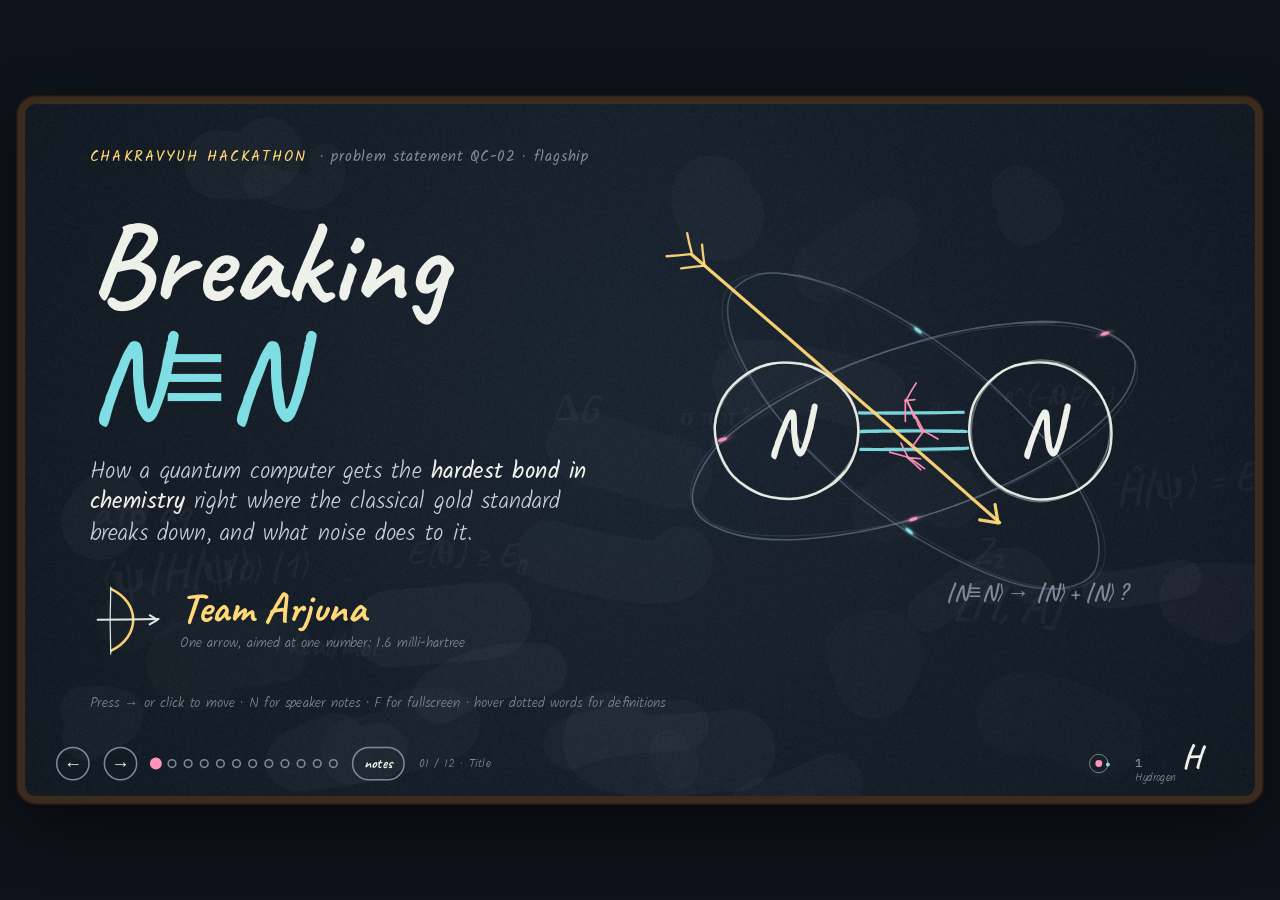
<file: deck/arjuna-deck.html>
<!doctype html>
<html lang="en">
<head>
<meta charset="utf-8">
<meta name="viewport" content="width=device-width, initial-scale=1, viewport-fit=cover">
<title>Breaking N≡N · Team Arjuna</title>
<meta name="claude:viewport-fit-sides" content="cover">
<link rel="preconnect" href="https://fonts.googleapis.com">
<link rel="preconnect" href="https://fonts.gstatic.com" crossorigin>
<link rel="stylesheet" href="https://fonts.googleapis.com/css2?family=Caveat:wght@500;700&family=Kalam:wght@300;400;700&family=IBM+Plex+Mono:wght@400;500&display=swap">
<style>
/* Layout: a 1600x900 physicist's blackboard scaled to fit; every drawing is chalk-sketched in code; slides change through an atom whose electrons burst outward and open the next board. Deliberately single-theme (blackboard). */
:root {
  --board: #17202b;      /* slate blackboard */
  --board-2: #1d2733;    /* raised chalk panels */
  --chalk: #eef1ea;      /* white chalk */
  --dim: #c7cfd8;        /* body chalk */
  --faint: #7d8a99;      /* rubbed-out chalk */
  --cyan: #7fdde4;       /* quantum, our method */
  --pink: #ff93ba;       /* electrons, highlights */
  --yellow: #ffd977;     /* plain-words notes */
  --orange: #ffb067;     /* classical methods */
  --green: #9fe7a4;      /* verified / pass */
  --hand: "Caveat", "Segoe Print", "Bradley Hand", "Chalkboard SE", "Comic Sans MS", cursive;
  --text: "Kalam", "Segoe Print", "Chalkboard SE", "Comic Sans MS", cursive;
  --mono: "IBM Plex Mono", ui-monospace, Menlo, Consolas, monospace;
  color-scheme: dark;
}
html, body { height: 100%; }
body {
  margin: 0; background: #0d131a; color: var(--chalk); font-family: var(--text); overflow: hidden;
  padding-left: max(16px, env(safe-area-inset-left, 0px)); padding-right: max(16px, env(safe-area-inset-right, 0px));
  padding-block: 0; box-sizing: border-box;
}
#viewport { width: 100%; height: 100%; display: grid; place-items: center; }
#stage {
  position: relative; width: 1600px; height: 900px; flex: none; transform-origin: center;
  background: var(--board); border-radius: 14px; overflow: hidden;
  box-shadow: 0 0 0 10px #3b2a1e, 0 0 0 12px #241912, 0 30px 80px rgba(0,0,0,.6);
}
#dust, #fx { position: absolute; inset: 0; width: 1600px; height: 900px; pointer-events: none; }
#fx { z-index: 6; }

.slide {
  position: absolute; inset: 0; box-sizing: border-box; padding: 54px 84px 108px;
  display: flex; flex-direction: column; gap: 18px;
  visibility: hidden; opacity: 0;
  transition: opacity .45s ease, filter .45s ease, transform .5s ease;
}
.slide.on { visibility: visible; opacity: 1; }
.slide.dim { filter: blur(2.5px) brightness(.55); transform: scale(.97); }

.kicker { font-family: var(--text); font-size: 19px; letter-spacing: .14em; text-transform: uppercase; color: var(--yellow); display: flex; gap: 16px; align-items: baseline; }
.kicker b { color: var(--faint); font-weight: 400; letter-spacing: .06em; text-transform: none; }
h1, h2 { font-family: var(--hand); font-weight: 700; margin: 0; line-height: 1; text-wrap: balance; letter-spacing: .005em; }
h2 { font-size: 66px; max-width: 1380px; }
.hl { color: var(--cyan); }
.hp { color: var(--pink); }
.ho { color: var(--orange); }
.hy { color: var(--yellow); }
.hg { color: var(--green); }
.u { background: url("data:image/svg+xml,%3Csvg xmlns='http://www.w3.org/2000/svg' viewBox='0 0 200 12' preserveAspectRatio='none'%3E%3Cpath d='M2 8 C 30 3, 60 11, 95 6 S 160 3, 198 7' fill='none' stroke='%23ff93ba' stroke-width='3' stroke-linecap='round'/%3E%3C/svg%3E") left bottom / 100% 12px no-repeat; padding-bottom: 8px; }
p { margin: 0; }
.txt { font-size: 23px; line-height: 1.45; color: var(--dim); font-weight: 300; }
.txt b, .txt strong { color: var(--chalk); font-weight: 400; }
.sm { font-size: 18px; line-height: 1.4; color: var(--faint); font-weight: 300; }
.mono { font-family: var(--mono); font-size: .82em; color: var(--chalk); }
.row { display: flex; gap: 40px; flex: 1; min-height: 0; }
.col { display: flex; flex-direction: column; gap: 16px; min-width: 0; }

/* note boxes: borders are chalk-sketched by script (data-sk) */
.note { position: relative; padding: 16px 20px 16px; }
.note .lab { font-family: var(--hand); font-size: 30px; font-weight: 700; line-height: 1; display: block; margin-bottom: 6px; }
.plain .lab { color: var(--yellow); }
.deep .lab { color: var(--cyan); }
.deep { font-size: 18.5px; line-height: 1.45; color: var(--dim); font-weight: 300; }
.deep b { color: var(--chalk); font-weight: 400; }
.skb { position: absolute; left: -6px; top: -6px; overflow: visible; pointer-events: none; }

.big { font-family: var(--hand); font-weight: 700; font-size: 74px; line-height: .95; font-variant-numeric: tabular-nums; }
.big small { font-size: 30px; color: var(--faint); margin-left: 6px; font-weight: 500; }
.stat .k { font-size: 18px; color: var(--dim); line-height: 1.35; font-weight: 300; }

svg.d { display: block; overflow: visible; }
svg.d text { font-family: var(--text); fill: var(--dim); }
.ink { fill: none; stroke-linecap: round; stroke-linejoin: round; stroke-dasharray: 1 1; stroke-dashoffset: 1; }
.slide.on .ink { animation: ink .75s cubic-bezier(.45,.05,.3,1) forwards; }
@keyframes ink { to { stroke-dashoffset: 0; } }
.fade { opacity: 0; }
.slide.on .fade { animation: fadeIn .55s ease forwards; }
@keyframes fadeIn { to { opacity: 1; } }
.slide .rv { opacity: 0; transform: translateY(10px); }
.slide.on .rv { animation: rise .6s cubic-bezier(.2,.7,.2,1) forwards; }
@keyframes rise { to { opacity: 1; transform: none; } }
.spin { transform-box: view-box; animation: spin var(--t, 9s) linear infinite; }
@keyframes spin { to { transform: rotate(360deg); } }

/* jargon with a chalk definition on hover/focus */
.term { border-bottom: 2px dotted var(--faint); cursor: help; position: relative; outline: none; }
.term:hover::after, .term:focus::after {
  content: attr(data-def); position: absolute; left: 0; bottom: calc(100% + 10px); z-index: 20;
  width: 360px; padding: 12px 14px; background: #0f161e; border: 2px solid var(--yellow); border-radius: 10px 14px 9px 13px;
  font: 300 17px/1.4 var(--text); color: var(--chalk); text-transform: none; letter-spacing: 0; white-space: normal;
}

/* flow cards */
.cards { position: relative; display: grid; gap: 34px 44px; }
.card { position: relative; padding: 14px 18px 14px; display: flex; flex-direction: column; gap: 5px; }
.card .n { font-family: var(--hand); font-size: 26px; color: var(--pink); line-height: 1; font-weight: 700; }
.card h3 { margin: 0; font-family: var(--hand); font-size: 36px; line-height: 1; font-weight: 700; color: var(--chalk); }
.card .m { font-size: 18px; line-height: 1.35; color: var(--dim); font-weight: 300; }
.card .t { font-family: var(--mono); font-size: 14.5px; color: var(--cyan); }
.card .v { font-family: var(--hand); font-size: 25px; color: var(--yellow); line-height: 1.05; margin-top: auto; }
.overlay { position: absolute; left: 0; top: 0; overflow: visible; pointer-events: none; }

/* stack */
.stack { display: grid; grid-template-columns: 190px 1fr 1fr; gap: 14px 46px; position: relative; flex: 1; }
.stack .lay { font-family: var(--hand); font-size: 30px; font-weight: 700; line-height: 1; color: var(--yellow); display: flex; flex-direction: column; justify-content: center; gap: 4px; }
.stack .lay span { font-family: var(--text); font-size: 14.5px; color: var(--faint); font-weight: 300; line-height: 1.3; }
.stack .box { position: relative; padding: 9px 14px; font-size: 17px; line-height: 1.33; color: var(--dim); font-weight: 300; display: block; align-self: center; }
.stack .box b { color: var(--chalk); font-weight: 400; }
.stack .box .mono { font-size: 13.5px; color: var(--green); display: block; margin-top: 3px; }
.stack .head { font-family: var(--hand); font-size: 32px; font-weight: 700; line-height: 1; display: flex; flex-direction: column; gap: 4px; }

/* chrome */
#chrome { position: absolute; left: 0; right: 0; bottom: 0; height: 84px; display: flex; align-items: center; gap: 18px; padding: 0 40px; z-index: 8; pointer-events: none; }
#chrome > * { pointer-events: auto; }
.nav { width: 44px; height: 44px; border-radius: 50%; border: 2px solid var(--faint); background: transparent; color: var(--chalk); font: 700 24px/1 var(--hand); cursor: pointer; display: grid; place-items: center; transition: border-color .2s, color .2s; }
.nav:hover { border-color: var(--cyan); color: var(--cyan); }
#dots { display: flex; gap: 9px; align-items: center; }
#dots button { width: 12px; height: 12px; padding: 0; border-radius: 50%; border: 2px solid var(--faint); background: transparent; cursor: pointer; transition: transform .25s, background .25s, border-color .25s; }
#dots button[aria-current="true"] { background: var(--pink); border-color: var(--pink); transform: scale(1.3); }
#help { font: 300 16px var(--text); color: var(--faint); }
button:focus-visible, .term:focus-visible { outline: 2px dashed var(--yellow); outline-offset: 4px; }
#tile { margin-left: auto; position: relative; min-width: 190px; padding-right: 8px; height: 70px; display: flex; align-items: center; gap: 12px; }
#tile svg { flex: none; }
#tile .el { display: grid; grid-template-columns: auto auto; column-gap: 8px; align-items: baseline; }
#tile .z { font: 500 15px var(--mono); color: var(--faint); grid-column: 1; }
#tile .sym { font: 700 42px/1 var(--hand); color: var(--chalk); grid-column: 2; grid-row: 1 / 3; }
#tile .nm { font: 300 14px var(--text); color: var(--faint); grid-column: 1; }

#notes {
  position: absolute; left: 40px; right: 40px; bottom: 92px; z-index: 9; padding: 18px 24px 20px;
  background: rgba(13,19,26,.95); border: 2px solid var(--yellow); border-radius: 14px 10px 16px 12px;
  font: 300 21px/1.5 var(--text); color: var(--chalk); max-height: 300px; overflow: auto;
}
#notes h4 { margin: 0 0 6px; font: 700 26px var(--hand); color: var(--yellow); }

@media (prefers-reduced-motion: reduce) {
  .slide, .slide.on .ink, .slide.on .fade, .slide.on .rv { animation: none !important; transition: none !important; }
  .ink { stroke-dashoffset: 0; } .fade, .slide .rv { opacity: 1; transform: none; }
  .spin { animation: none; }
}

html, body { margin: 0; height: 100%; }
#viewport { position: fixed; inset: 0; overflow: hidden; display: block !important; }
#stage { position: absolute !important; left: 50%; top: 50%; transform-origin: center center; }
@media (orientation: portrait) and (max-width: 700px) {
  body::after { content: "Turn your phone sideways for a bigger view"; position: fixed; left: 0; right: 0; bottom: max(24px, env(safe-area-inset-bottom, 0px)); text-align: center; color: #7d8a99; font: 15px system-ui, sans-serif; }
}
</style>
</head>
<body>


<div id="viewport">
<div id="stage" role="region" aria-roledescription="slide deck" aria-label="Breaking N≡N, Team Arjuna">
<canvas id="dust" width="1600" height="900" aria-hidden="true"></canvas>

<!-- 1 · H · TITLE -->
<section class="slide" data-el="1" data-sym="H" data-name="Hydrogen" data-tag="Title">
  <div class="kicker rv" style="animation-delay:.1s">Chakravyuh hackathon <b>· problem statement QC-02 · flagship</b></div>
  <div class="row" style="align-items:center;gap:20px">
    <div class="col" style="width:760px;gap:26px">
      <h1 class="rv" style="font-size:150px;animation-delay:.25s">Breaking <span class="hl">N≡N</span></h1>
      <p class="txt rv" style="font-size:30px;line-height:1.35;animation-delay:.45s">How a quantum computer gets the <b>hardest bond in chemistry</b> right where the classical gold standard breaks down, and what noise does to it.</p>
      <div class="rv" style="animation-delay:.7s;display:flex;align-items:center;gap:22px;margin-top:18px">
        <svg class="d" id="bow" width="96" height="96" viewBox="0 0 96 96"></svg>
        <div><div style="font:700 56px/1 var(--hand);color:var(--yellow)">Team Arjuna</div><div class="sm" style="margin-top:6px">One arrow, aimed at one number: 1.6 milli-hartree</div></div>
      </div>
    </div>
    <svg class="d" id="title-art" width="720" height="600" viewBox="0 0 720 600" aria-label="Sketch of a nitrogen molecule whose triple bond is pierced by an arrow"></svg>
  </div>
  <p class="sm rv" style="animation-delay:1s">Press → or click to move · N for speaker notes · F for fullscreen · hover dotted words for definitions</p>
</section>

<!-- 3 · Li · PROBLEM -->
<section class="slide" data-el="2" data-sym="He" data-name="Helium" data-tag="The problem">
  <div class="kicker rv">Chapter 1 · the problem <b>· why nitrogen</b></div>
  <h2 class="rv" style="animation-delay:.15s">Nitrogen feeds the world, but its <span class="u">triple bond</span> fights back</h2>
  <svg class="d" id="haber" width="1430" height="250" viewBox="0 0 1430 250" aria-label="Flowchart from air to food via ammonia"></svg>
  <div class="row" style="gap:36px">
    <div class="note plain" data-sk="yellow" style="flex:1.15"><span class="lab">In plain words</span>
      <p class="txt" style="font-size:21px">Plants can't use nitrogen until the N≡N bond is broken. Factories do it hot and under pressure, using <b>1–2% of all the energy humanity consumes</b>. An enzyme does it at room temperature. To design catalysts like it, we must <b>calculate bond-breaking energies very precisely</b>.</p></div>
    <div class="note deep" data-sk="cyan" style="flex:1"><span class="lab">Under the hood</span>
      <p>Target: <span class="term" tabindex="0" data-def="The error budget chemists accept: 1 kcal/mol, which is about 1.6 thousandths of a hartree (the atomic unit of energy).">chemical accuracy</span> = 1 kcal/mol ≈ <b>1.6 mHa</b>. Why so strict: reaction rates go as <span class="mono">k ∝ e^(−ΔG/RT)</span>, so at room temperature a 1.4 kcal/mol error is already a <b>10× error in the predicted rate</b>. The N≡N bond takes ≈ 945 kJ/mol to break, one of the strongest in chemistry.</p></div>
    <div class="col" style="width:250px;justify-content:center">
      <div class="stat rv" style="animation-delay:.9s"><div class="big hp">1.6<small>mHa</small></div><div class="k">the accuracy we have to hit, at every bond length</div></div>
    </div>
  </div>
</section>

<!-- 4 · Be · WHY HARD -->
<section class="slide" data-el="3" data-sym="Li" data-name="Lithium" data-tag="Why it's hard">
  <div class="kicker rv">Chapter 1 · the problem <b>· why computers choke</b></div>
  <h2 class="rv" style="animation-delay:.15s">Electrons move as a <span class="hp">crowd</span>, so the work <span class="u">explodes</span></h2>
  <div class="row" style="gap:36px">
    <div class="col" style="width:700px">
      <svg class="d" id="wall" width="700" height="330" viewBox="0 0 700 330" aria-label="Log-scale bar chart of electron arrangements to track"></svg>
      <div class="note plain" data-sk="yellow"><span class="lab">In plain words</span><p class="txt">Every electron reacts to every other one, so you can't solve them one at a time. An exact answer has to track <b>every way the electrons can sit in the orbitals</b>. Add a few orbitals and the count leaves Earth.</p></div>
    </div>
    <div class="col" style="flex:1">
      <svg class="d" id="pies" width="690" height="300" viewBox="0 0 690 300" aria-label="Two pie charts: at rest one arrangement holds 93 percent, stretched only 20 percent"></svg>
      <div class="note deep" data-sk="cyan"><span class="lab">Under the hood</span><p>At rest, the <span class="term" tabindex="0" data-def="Hartree–Fock: the best single arrangement of electrons, each feeling only the average of the others.">Hartree–Fock</span> arrangement carries <b>92.6%</b> of the exact wavefunction. At 2.1 Å it carries <b>19.6%</b> and 24 arrangements each hold over 1%. This is <span class="term" tabindex="0" data-def="When several electron arrangements matter at once, so no single-arrangement method can describe the molecule.">static correlation</span>. Count = C(n, n<sub>α</sub>)·C(n, n<sub>β</sub>) determinants; qubits = 2 × orbitals.</p></div>
    </div>
  </div>
</section>

<!-- 5 · B · GOLD STANDARD -->
<section class="slide" data-el="4" data-sym="Be" data-name="Beryllium" data-tag="The gold standard fails">
  <div class="kicker rv">Chapter 1 · the problem <b>· the evidence</b></div>
  <h2 class="rv" style="animation-delay:.15s">The <span class="ho">"gold standard"</span> drifts off target, then <span class="u">collapses</span></h2>
  <div class="row" style="gap:34px">
    <div class="col" style="width:520px">
      <svg class="d" id="curve" width="520" height="270" viewBox="0 0 520 270" aria-label="Explainer of a bond energy curve"></svg>
      <div class="note plain" data-sk="yellow"><span class="lab">In plain words</span><p class="txt">Pull the two atoms apart and plot the energy: that's the curve above. <b>CCSD(T)</b> is the method chemists trust most. It assumes one arrangement dominates, so as the bond stretches it drifts off target, then <b>falls below the true energy</b>, which no correct method can do.</p></div>
    </div>
    <div class="col" style="flex:1">
      <svg class="d" id="ccerr" width="860" height="440" viewBox="0 0 860 440" aria-label="CCSD(T) error versus bond length on a log scale"></svg>
      <p class="sm">10 electrons in 8 valence orbitals (11 qubits after tapering), N₂/STO-3G, same Hamiltonian for every method; errors against exact diagonalisation. Multireference classical methods also handle this size: the point is where single-reference methods break.</p>
    </div>
  </div>
</section>

<!-- 6 · C · QUANTUM 101 -->
<section class="slide" data-el="5" data-sym="B" data-name="Boron" data-tag="Quantum in 60 seconds">
  <div class="kicker rv">Chapter 2 · the idea <b>· quantum in 60 seconds</b></div>
  <h2 class="rv" style="animation-delay:.15s">A qubit can be <span class="hl">"electron here"</span> and <span class="hl">"not here"</span> at the same time</h2>
  <svg class="d" id="q101" width="1188" height="332" viewBox="0 0 1430 400" style="align-self:center" aria-label="Three panels: bit versus qubit, orbitals as qubits, a blend of arrangements"></svg>
  <div class="row" style="gap:36px">
    <div class="note plain" data-sk="yellow" style="flex:1.1"><span class="lab">In plain words</span><p class="txt" style="font-size:21px">Give every electron slot its own qubit: <b>1 = electron there, 0 = empty</b>. Twelve qubits hold a weighted blend of all 4,096 on/off patterns at once, the same crowd we just met. The chip stores it natively; a laptop has to list it.</p></div>
    <div class="note deep" data-sk="cyan" style="flex:1"><span class="lab">Under the hood</span><p>n qubits carry 2ⁿ complex amplitudes. <span class="term" tabindex="0" data-def="Qubits whose states are linked, so the whole cannot be described one qubit at a time.">Entanglement</span> links slots so the blend can't be split qubit by qubit. Each measurement returns one bitstring with probability |amplitude|²; energies are averages over many repeats (<span class="term" tabindex="0" data-def="One run of the circuit followed by a measurement. Averages need thousands of shots.">shots</span>).</p></div>
  </div>
</section>

<!-- 7 · N · SOLUTION MAP -->
<section class="slide" data-el="6" data-sym="C" data-name="Carbon" data-tag="Our solution">
  <div class="kicker rv">Chapter 3 · our solution <b>· the map</b></div>
  <h2 class="rv" style="animation-delay:.15s">Seven steps from a <span class="hy">molecule</span> to a <span class="hl">trustworthy number</span></h2>
  <div class="cards" id="flow" style="grid-template-columns:repeat(4,1fr);grid-template-rows:1fr 1fr;flex:1">
    <div class="card" data-sk="chalk" style="grid-area:1/1"><span class="n">1</span><h3>Rough sketch</h3><p class="m">Average picture of all electrons</p><span class="t">Hartree–Fock</span><span class="v">matches textbook to 10⁻¹³</span></div>
    <div class="card" data-sk="chalk" style="grid-area:1/2"><span class="n">2</span><h3>Zoom in</h3><p class="m">Keep the 6 orbitals that make and break the bond</p><span class="t">active space CAS(6e,6o)</span><span class="v">12 qubits</span></div>
    <div class="card" data-sk="chalk" style="grid-area:1/3"><span class="n">3</span><h3>Translate</h3><p class="m">Rewrite electron rules as qubit rules</p><span class="t">Jordan–Wigner mapping</span><span class="v">247 Pauli terms</span></div>
    <div class="card" data-sk="chalk" style="grid-area:1/4"><span class="n">4</span><h3>Shrink</h3><p class="m">Delete qubits symmetry already knows</p><span class="t">Z₂ qubit tapering</span><span class="v">12 → 7 qubits</span></div>
    <div class="card" data-sk="cyan" style="grid-area:2/4"><span class="n">5</span><h3>Build &amp; tune</h3><p class="m">Grow the circuit one brick at a time, tune its knobs</p><span class="t">ADAPT-VQE</span><span class="v">1.6 mHa at 12/12 lengths</span></div>
    <div class="card" data-sk="orange" style="grid-area:2/3"><span class="n">6</span><h3>Stress test</h3><p class="m">Add realistic hardware noise and fixes</p><span class="t">noise model · ZNE · PEC</span><span class="v">breaks at today's noise</span></div>
    <div class="card" data-sk="green" style="grid-area:2/2"><span class="n">7</span><h3>Rescue</h3><p class="m">Use the noisy chip as a sampler, solve the rest exactly</p><span class="t">SQD</span><span class="v">24× better than random picks</span></div>
    <div class="card" style="grid-area:2/1;justify-content:center"><p class="txt" style="font-size:21px">Every step is checked against a <b>published or exact number</b> before the next one runs.</p></div>
  </div>
</section>

<!-- 8 · O · ZOOM TRANSLATE SHRINK -->
<section class="slide" data-el="7" data-sym="N" data-name="Nitrogen" data-tag="Zoom, translate, shrink">
  <div class="kicker rv">Chapter 3 · our solution <b>· steps 2 → 4 · element 7 gets nitrogen's own orbitals</b></div>
  <h2 class="rv" style="animation-delay:.15s">Spend qubits only <span class="u">where the action is</span></h2>
  <div class="row" style="gap:28px">
    <svg class="d" id="ladder" width="382" height="400" viewBox="0 0 420 440" aria-label="Orbital energy ladder with the six active orbitals highlighted"></svg>
    <svg class="d" id="jw" width="300" height="400" viewBox="0 0 330 440" aria-label="Jordan–Wigner translation sketch"></svg>
    <svg class="d" id="taper" width="640" height="400" viewBox="0 0 700 440" aria-label="Twelve qubit wires, five removed by symmetry"></svg>
  </div>
  <div class="row" style="gap:30px;flex:none">
    <div class="note plain" data-sk="yellow" style="flex:1"><span class="lab">In plain words</span><p class="txt" style="font-size:20px">Only six orbitals really take part in the bond: keep those, freeze the rest. Translate, then <b>delete five qubits whose values symmetry already fixes</b>. Same answer, half the gates.</p></div>
    <div class="note deep" data-sk="cyan" style="flex:1"><span class="lab">Under the hood</span><p>Active space on a frozen mean-field core (CASCI), the simplest embedding. <span class="mono">a†ₚ = Z₀…Zₚ₋₁ (Xₚ − iYₚ)/2</span>. Five commuting Z₂ symmetries → Clifford rotation → fixed X eigenvalues (Bravyi et al., 2017). CNOTs 1,856 → 888; operator pool 117 → 27.</p></div>
  </div>
</section>

<!-- 9 · F · ADAPT-VQE -->
<section class="slide" data-el="8" data-sym="O" data-name="Oxygen" data-tag="ADAPT-VQE">
  <div class="kicker rv">Chapter 3 · our solution <b>· step 5</b></div>
  <h2 class="rv" style="animation-delay:.15s">ADAPT-VQE: a game of <span class="hp">hot and cold</span>, one brick at a time</h2>
  <div class="row" style="gap:30px">
    <div class="col" style="width:600px">
      <svg class="d" id="loop" width="600" height="340" viewBox="0 0 600 340" aria-label="Flowchart of the ADAPT-VQE loop"></svg>
      <div class="note plain" data-sk="yellow"><span class="lab">In plain words</span><p class="txt" style="font-size:21px">The chip prepares a guess and measures its energy. A normal computer turns the knobs. <b>Lower energy always means a better guess</b>, a law of quantum mechanics. ADAPT adds the one brick that helps most, then repeats.</p></div>
    </div>
    <div class="col" style="flex:1;gap:8px">
      <svg class="d" id="pes" width="800" height="300" viewBox="0 0 800 300" aria-label="Energy curve with ADAPT-VQE points on the exact line"></svg>
      <svg class="d" id="conv" width="800" height="210" viewBox="0 0 800 210" aria-label="ADAPT error shrinking as bricks are added"></svg>
      <p class="sm" style="font-size:16.5px">Variational principle E(θ) ≥ E₀ · bricks chosen by the largest energy gradient ⟨ψ|[H, A<sub>k</sub>]|ψ⟩ from 27 symmetry-allowed excitations · knobs tuned by BFGS with exact gradients · spin penalty keeps the singlet · noiseless simulation (Grimsley et al., 2019)</p>
    </div>
  </div>
</section>

<!-- 10 · Ne · NOISE + SQD -->
<section class="slide" data-el="9" data-sym="F" data-name="Fluorine" data-tag="Noise and rescue">
  <div class="kicker rv">Chapter 3 · our solution <b>· steps 6 and 7</b></div>
  <h2 class="rv" style="animation-delay:.15s"><span class="ho">Plot twist:</span> noise wrecks it. <span class="hg">The rescue:</span> SQD</h2>
  <div class="row" style="gap:44px">
    <div class="col" style="flex:1">
      <p class="txt" style="font-size:21px">Real qubits slip roughly <b>once per 300–1,000 two-qubit gates</b>. Our accurate circuit has 1,048–1,792 of them, so the answer drowns. We tried every standard fix: correcting readout, <span class="term" tabindex="0" data-def="Zero-noise extrapolation: run at 1×, 3× and 5× the noise, then draw the trend back to zero noise.">ZNE</span> and <span class="term" tabindex="0" data-def="Probabilistic error cancellation: undo noise on average by running random corrected circuits. Unbiased, but the number of repeats explodes.">PEC</span>.</p>
      <svg class="d" id="sweep" width="700" height="300" viewBox="0 0 700 300" aria-label="Energy error versus two-qubit gate error"></svg>
      <div class="note deep" data-sk="orange"><p style="font-size:17.5px">At 3 × 10⁻³ gate error: still <b>1.1+ Ha</b> off after readout fix + ZNE. PEC is unbiased but needs <b>10¹³–10¹⁸ shots</b> per term. Amplifying every gate's noise, ZNE reaches 1.6 mHa only below <b>~3 × 10⁻⁵–10⁻⁴</b>: gates <b>30–100× better</b> than today.</p></div>
    </div>
    <div class="col" style="flex:1">
      <p class="txt" style="font-size:21px">So we change the chip's job: it only <b>points at the arrangements that matter</b>, and a normal computer solves exactly inside them. The fair test is a fixed budget: does the chip pick better arrangements than chance?</p>
      <svg class="d" id="sqd" width="700" height="300" viewBox="0 0 700 300" aria-label="SQD error versus number of shots"></svg>
      <div class="note deep" data-sk="green"><p style="font-size:17.5px">11 qubits, 2.1 Å, 192-CNOT circuit at today's noise, 3,000 shots, 10 seeds. Solving exactly in <b>25%</b> of the space: chip-picked arrangements are <b>9 mHa</b> off, random picks <b>227 mHa</b> (24× worse), a simple classical ranking <b>113 mHa</b>. At equilibrium, where one arrangement dominates, the classical ranking wins; the chip helps where the bond is stretched. Without a budget, random bitstrings cover this small space in ~300 shots, so real advantage needs bigger spaces (IBM ran SQD on N₂ with 58 qubits).</p></div>
    </div>
  </div>
</section>

<!-- 11 · Na · STACK -->
<section class="slide" data-el="10" data-sym="Ne" data-name="Neon" data-tag="Tech stack">
  <div class="kicker rv">Chapter 4 · the build <b>· tech stack</b></div>
  <h2 class="rv" style="animation-delay:.15s">Our stack: <span class="hg">verified prototype</span> → <span class="hl">production tools</span></h2>
  <div class="stack" id="stack">
    <div></div>
    <div class="head hg">Prototype · running today <span class="sm" style="font-family:var(--text);font-size:15px">Python + NumPy/SciPy, written and checked by us</span></div>
    <div class="head hl">Production · integrating now <span class="sm" style="font-family:var(--text);font-size:15px">same role, bigger molecules, real hardware</span></div>

    <div class="lay">Chemistry<span>geometry → integrals h, g</span></div>
    <div class="box" data-sk="green"><b>Own Gaussian integrals, Hartree–Fock, CCSD(T), exact solver</b><span class="mono">integrals.py · scf.py · ccsd.py</span></div>
    <div class="box" data-sk="cyan"><b>PySCF</b> for cc-pVDZ basis, CASSCF orbitals, CCSD(T) · <b>block2</b> DMRG as the reference for big active spaces</div>

    <div class="lay">Translate<span>→ Hamiltonian as a sum of Pauli strings</span></div>
    <div class="box" data-sk="green"><b>Jordan–Wigner mapping + Z₂ tapering</b><span class="mono">pauli.py · taper.py</span></div>
    <div class="box" data-sk="cyan"><b>qiskit-nature 0.8</b> JordanWignerMapper + tapered mapper → <b>SparsePauliOp</b></div>

    <div class="lay">Algorithms<span>→ circuit (7 qubits, ~1k CNOTs)</span></div>
    <div class="box" data-sk="green"><b>ADAPT-VQE</b> with exact gradients + BFGS · <b>SQD</b> teaching version<span class="mono">adapt.py · sqd.py</span></div>
    <div class="box" data-sk="cyan"><b>Qiskit 2.x</b> circuits + transpiler · <b>qiskit-addon-sqd</b> (IBM's SQD) · our ADAPT engine kept as the optimiser</div>

    <div class="lay">Run &amp; noise<span>→ measured bitstrings and energies</span></div>
    <div class="box" data-sk="green"><b>Density-matrix noise simulator</b>, readout fix, ZNE, PEC cost model<span class="mono">noise.py</span></div>
    <div class="box" data-sk="cyan"><b>Qiskit Aer</b> with IBM backend noise · <b>qiskit-ibm-runtime</b> Estimator/Sampler, TREX · ZNE · PEC · DD · <b>IBM Heron</b> via Open Plan · <b>mitiq</b> cross-check</div>

    <div class="lay">Show &amp; prove<span>→ energy ± error, on screen</span></div>
    <div class="box" data-sk="green"><b>14 Python + 52 engine checks</b> against published numbers · figures · JSON results<span class="mono">tests/ · results/</span></div>
    <div class="box" data-sk="cyan"><b>pytest</b> in GitHub Actions · <b>Streamlit + Plotly</b> dashboard · <b>Google Colab</b> for compute</div>
  </div>
</section>

<!-- 12 · Mg · PROOF + NEXT -->
<section class="slide" data-el="11" data-sym="Na" data-name="Sodium" data-tag="Proof and next steps">
  <div class="kicker rv">Chapter 4 · the build <b>· proof and what comes next</b></div>
  <h2 class="rv" style="animation-delay:.15s">What we've <span class="hg">proven</span>, and where it <span class="hl">goes next</span></h2>
  <div class="row" style="gap:40px">
    <div class="col" style="width:560px">
      <svg class="d" id="checks" width="560" height="360" viewBox="0 0 560 360" aria-label="Checklist of verified components"></svg>
      <div class="note deep" data-sk="orange"><span class="lab" style="color:var(--orange)">Limits we state up front</span><p>Prototype uses the minimal STO-3G basis, so exact answers are still classical. CNOT counts are upper bounds. No real-hardware run yet. Noise model is idealised (depolarising, all-to-all).</p></div>
    </div>
    <div class="col" style="flex:1">
      <svg class="d" id="road" width="820" height="560" viewBox="0 0 820 560" aria-label="Roadmap from prototype to catalyst design"></svg>
    </div>
  </div>
</section>

<!-- 13 · Al · THANK YOU -->
<section class="slide" data-el="12" data-sym="Mg" data-name="Magnesium" data-tag="Thank you">
  <div class="kicker rv">Team Arjuna <b>· Chakravyuh hackathon</b></div>
  <div class="row" style="align-items:center">
    <div class="col" style="width:720px;gap:22px">
      <h1 class="rv" style="font-size:170px;animation-delay:.2s">Thank you</h1>
      <p class="txt rv" style="font-size:30px;animation-delay:.4s">Questions are welcome. Ask us about <span class="hl">tapering</span>, <span class="hl">ADAPT</span>, <span class="ho">noise</span> or <span class="hg">SQD</span>.</p>
      <div class="rv" style="display:flex;gap:46px;margin-top:20px;animation-delay:.6s">
        <div class="stat"><div class="big hl">7<small>qubits</small></div><div class="k">from 12, exactly</div></div>
        <div class="stat"><div class="big hp">12/12</div><div class="k">bond lengths within 1.6 mHa</div></div>
        <div class="stat"><div class="big hg">24×</div><div class="k">better than random picks, stretched bond, same budget</div></div>
      </div>
    </div>
    <svg class="d" id="end-art" width="640" height="520" viewBox="0 0 640 520" aria-label="The nitrogen molecule split into two atoms"></svg>
  </div>
</section>

<canvas id="fx" width="1600" height="900" aria-hidden="true"></canvas>
<div id="notes" hidden><h4 id="notes-h"></h4><div id="notes-b"></div></div>
<div id="chrome">
  <button class="nav" id="prev" aria-label="Previous slide">←</button>
  <button class="nav" id="next" aria-label="Next slide">→</button>
  <div id="dots" role="tablist" aria-label="Slides"></div>
  <button class="nav" id="nbtn" aria-label="Toggle speaker notes" style="width:auto;padding:0 14px;border-radius:22px;font-size:20px">notes</button>
  <span id="help"></span>
  <div id="tile" aria-live="polite">
    <svg id="bohr" width="70" height="70" viewBox="-35 -35 70 70" aria-hidden="true"></svg>
    <div class="el"><span class="z" id="tz">1</span><span class="sym" id="ts">H</span><span class="nm" id="tn">Hydrogen</span></div>
  </div>
</div>
</div>
</div>

<script>
const DATA = {"pes":[{"r":0.9,"ex":-107.26714085153165,"hf":-107.1871903010402,"ad":-107.26713891449235,"k":20,"cx":896,"cxu":1920,"q":7,"cc":-107.26668860710082,"cct":-107.26668860710082},{"r":1.0,"ex":-107.52046127259567,"hf":-107.41953245168204,"ad":-107.5204612508945,"k":19,"cx":840,"cxu":1712,"q":7,"cc":-107.51948518478025,"cct":-107.51948518478025},{"r":1.098,"ex":-107.62201465586497,"hf":-107.49597503059111,"ad":-107.62201465257962,"k":20,"cx":888,"cxu":1856,"q":7,"cc":-107.62006755526433,"cct":-107.62006755526433},{"r":1.2,"ex":-107.64502412294509,"hf":-107.48778392804566,"ad":-107.6450241229452,"k":21,"cx":1048,"cxu":2032,"q":7,"cc":-107.64135603398044,"cct":-107.64135603398044},{"r":1.35,"ex":-107.6101555625705,"hf":-107.3976320996904,"ad":-107.61015556224703,"k":26,"cx":1320,"cxu":2576,"q":7,"cc":-107.60246161475818,"cct":-107.60246161475818},{"r":1.5,"ex":-107.55103503107689,"hf":-107.27244850120631,"ad":-107.55103503107104,"k":29,"cx":1456,"cxu":2832,"q":7,"cc":-107.5389494829198,"cct":-107.5389494829198},{"r":1.7,"ex":-107.48227278991378,"hf":-107.09901201240648,"ad":-107.48227278991388,"k":33,"cx":1640,"cxu":3088,"q":7,"cc":-107.47554198939329,"cct":-107.47554198939329},{"r":1.9,"ex":-107.44495831923723,"hf":-106.94123081630151,"ad":-107.4449583192372,"k":40,"cx":2112,"cxu":4000,"q":7,"cc":-107.49157657218274,"cct":-107.49157657218274},{"r":2.1,"ex":-107.43354566849071,"hf":-106.80841147580068,"ad":-107.43354565652459,"k":35,"cx":1728,"cxu":3616,"q":7,"cc":-107.56035910503962,"cct":-107.56035910503962},{"r":2.4,"ex":-107.43361524735418,"hf":-106.65660804847585,"ad":-107.43361521087226,"k":37,"cx":1840,"cxu":3968,"q":7,"cc":-107.68139144765875,"cct":-107.68139144765875},{"r":2.7,"ex":-107.4356657995974,"hf":-106.55114586871129,"ad":-107.43566578406438,"k":37,"cx":1752,"cxu":3744,"q":7,"cc":null,"cct":null},{"r":3.0,"ex":-107.4367199559893,"hf":-106.47984262283717,"ad":-107.43671984082832,"k":33,"cx":1672,"cxu":3648,"q":7,"cc":null,"cct":null}],"conv":{"cas66_1.098":[126.03963,89.54961,53.09418,45.68982,36.7061,31.77083,26.93553,23.54147,21.01549,18.50877,15.96887,13.77597,11.81517,9.90364,7.90266,6.20358,5.24181,4.08956,2.88996,1.7538,1.43725,1.12646,0.82087,0.45996,0.44658,0.43409,0.42041,0.40765,0.24749,0.23462,0.22575,0.21831,0.2135,0.20871,0.20037,0.19363,0.18879,0.17995,0.09338,0.07105,0.063,0.0258,0.02026,0.02,0.016,0.01086,0.01006,0.00799,0.00659,0.00647,0.00473,0.00431,0.00015,0.0],"fv108_1.098":[156.72876,120.23875,83.78332,80.90384,70.9465,58.5058,55.218,51.82099,48.35814,45.3489,42.28555,38.1141,34.11072,31.28799,28.3633,25.89429,23.34773,21.61778,19.78466,18.2054,16.54368,15.79541,15.06942,14.58032,13.95064,13.30291,12.65793,11.99441,10.63567,8.78407,8.42863,8.05875,7.71189,7.33338,6.99274,6.66397,6.31528,5.9529,5.14674,4.17425,3.71339,3.27591,3.15396,3.03243,2.81853,2.57842,2.46765,2.35699,2.24178,2.13979,2.13912,2.13842,2.13772,2.137,2.04784,1.99758,1.94914,1.92037,1.91233,1.85054,1.84182,1.77465,1.75918,1.75341,1.7426,1.72868,1.72056,1.63237,1.52735,1.47765,1.46634,1.44816,1.26683,1.24022,1.18957,1.02713,1.02609,0.9938,0.9737,0.96879,0.96679,0.95875,0.9545,0.94989,0.94967,0.92929,0.92492,0.88982,0.88373,0.87469,0.87206,0.86624,0.85548,0.84879,0.84523,0.83841,0.81852,0.78112,0.71577,0.70744,0.69067,0.68417,0.67753,0.66932,0.64199,0.63542,0.63252,0.61911,0.59668,0.59412,0.58023,0.57643,0.56318,0.54592,0.5411,0.54051,0.53882,0.53775,0.53591,0.53568,0.53278],"cas66_1.7":[383.26078,240.68995,98.28354,58.73221,55.03781,46.98173,43.52899,36.43005,33.73774,24.02952,22.83219,16.75827,15.18113,9.30348,8.42318,6.95606,5.80188,3.92672,3.69514,3.43136,3.21242,2.95758,2.85034,2.48709,2.45241,2.37201,2.33101,2.23819,1.99066,1.95986,1.70053,1.5692,1.26603,1.22566,1.12234,0.8254,0.76251,0.68261,0.62798,0.611,0.55915,0.48706,0.46616,0.24706,0.09104,0.04206,0.03842,0.03139,0.00209,0.00047,0.00013,3e-05,1e-05],"fv108_1.7":[409.61913,267.0483,124.64189,85.09056,81.77101,79.66736,76.73833,75.33613,71.8297,64.32462,61.01917,54.32409,52.90802,51.47978,49.93451,48.56325,47.25903,45.84923,42.71566,32.22373,31.50438,30.73583,29.98079,29.17396,27.95031,22.37483,21.89745,21.54481,20.73537,19.34095,18.37231,16.70393,13.96656,5.48941,5.36845,5.24909,5.08446,4.92435,4.85243,4.77143,4.575,4.38848,4.33006,4.26486,4.18245,3.91511,3.90569,3.89633,3.88848,3.88062,3.86935,3.84386,3.82992,3.79922,3.35629,3.19326,3.01081,2.95208,2.89408,2.88367,2.84242,2.79965,2.68677,2.65528,2.59661,2.42959,2.3833,2.2974,2.2808,2.24093,2.18906,2.10839,2.09772,2.08636,2.06274,2.04154,1.99985,1.97764,1.95849,1.93305,1.91613,1.90835,1.81749,1.78665,1.75746,1.74453,1.71957,1.66338,1.65645,1.56874,1.56222,1.55745,1.53283,1.49761,1.44997,1.44526,1.43388,1.40259,1.38156,1.35354,1.3185,1.30483,1.3027,1.29962,1.2907,1.24094,1.20879,1.15873,1.11591,1.10368,1.1001,1.09421,1.09337,1.08839,1.08109,0.99369,0.97215,0.96953,0.95531,0.92818,0.89785],"cas66_2.1":[625.13419,408.88361,192.55939,87.42877,86.71762,83.31911,81.98771,71.53442,70.62576,66.20805,65.51812,62.84713,61.64675,53.21506,52.5652,49.54539,48.69657,42.85108,41.65621,21.48776,20.65929,14.03758,5.51972,5.48675,5.32819,5.31262,5.26305,3.62592,3.58177,3.46952,3.4172,3.33249,3.28499,3.26615,3.17414,1.24821,0.78436,0.55322,0.41588,0.3768,0.26226,0.13299,0.09807,0.07147,0.03461,0.03424,0.02649,0.00659,0.00157,7e-05,5e-05,1e-05],"fv108_2.1":[640.19243,423.94185,207.61763,102.48701,100.32734,98.49736,97.35636,96.16245,95.72973,94.87581,91.32767,79.15978,78.26038,77.29643,74.21271,65.84641,65.11093,64.32022,63.6186,59.21415,58.85815,53.5467,32.94234,31.88682,25.99214,25.65244,24.98224,17.5136,17.23641,16.95458,16.79025,16.62238,10.32834,10.29132,10.24963,10.22252,10.19212,10.14911,9.71047,9.69812,9.67057,8.91774,8.87681,8.54428,8.51058,8.3672,8.02224,8.01671,7.93315,7.64616,7.59311,4.67911,4.10191,3.2594,2.89438,2.54862,2.28339,1.96992,1.88667,1.75954,1.68222,1.59439,1.53001,1.46113,1.41813,1.37256,1.32296,1.27393,1.2664,1.2293,1.21032,1.07862,1.04701,1.04419,1.041,0.97001,0.95826,0.84765,0.65501,0.64903,0.64361,0.64298,0.63366,0.62879,0.62828,0.62783,0.62704,0.62232,0.61617,0.61589,0.57526,0.56097,0.54599,0.53953,0.5392,0.53304,0.52786,0.51478,0.50762,0.4935,0.48663,0.48587,0.48269,0.48236,0.46214,0.44308,0.41994,0.40295,0.39223,0.36963,0.35622,0.34378,0.33541,0.32787,0.31877,0.3168,0.31419,0.31243,0.30822,0.30702,0.30568]},"noise":{"1.098":{"abl":{"raw":2511.0,"rem":2498.33,"rem+zne_lin":2343.47,"rem+zne_rich":2241.5,"rem+zne_exp":2456.8,"pec_mean":1.1},"sweep":[{"r2":1e-06,"rem":3.3871015751145706,"rich":0.45997451404389267,"exp":0.45996360074695986},{"r2":3e-06,"rem":9.230664111527176,"rich":0.46027891201561033,"exp":0.45998620839782234},{"r2":1e-05,"rem":29.57111652936817,"rich":0.4714248976114277,"exp":0.4608335384403972},{"r2":3e-05,"rem":86.73867477720876,"rich":0.751188243285128,"exp":0.48356924145309677},{"r2":0.0001,"rem":276.22233626485126,"rich":9.22130975847324,"exp":1.3439703893425303},{"r2":0.0003,"rem":737.3427596249229,"rich":136.38020888690505,"exp":24.30157537236255},{"r2":0.001,"rem":1718.3254480510614,"rich":1072.0572451977262,"exp":556.0885862296487},{"r2":0.003,"rem":2537.241568606277,"rich":2296.0246899297517,"exp":1810.4233389915266}],"cx":944,"g":2309.731520211559,"shots":4614739135687.755},"2.1":{"abl":{"raw":1305.75,"rem":1305.61,"rem+zne_lin":1304.3,"rem+zne_rich":1303.34,"rem+zne_exp":1305.38,"pec_mean":0.52},"sweep":[{"r2":1e-06,"rem":3.431319624027651,"rich":0.7843950432686597,"exp":0.784362893611501},{"r2":3e-06,"rem":8.707738366737772,"rich":0.7852628139914941,"exp":0.7844044716875942},{"r2":1e-05,"rem":26.99288681655787,"rich":0.8165279749761112,"exp":0.7859598559321057},{"r2":3e-05,"rem":77.70790449198728,"rich":1.5660256684810747,"exp":0.8274549093556516},{"r2":0.0001,"rem":238.64937893458205,"rich":21.099365973825,"exp":2.3618392212227945},{"r2":0.0003,"rem":583.965461101883,"rich":224.3334297619981,"exp":39.464128532941345},{"r2":0.001,"rem":1095.9116110326192,"rich":931.8691756659945,"exp":550.6997176703692},{"r2":0.003,"rem":1289.889057451802,"rich":1274.0987112974267,"exp":1142.7199094245138}],"cx":1616,"g":496933.65259464126,"shots":1.257906100633159e+17}},"sqd":[{"k":4,"cx":192,"shots":100,"dim":1024,"frac_good":0.53,"err_mHa":13.721,"vqe_noisy_err_mHa":1340.786,"vqe_ideal_err_mHa":100.327},{"k":4,"cx":192,"shots":300,"dim":1521,"frac_good":0.56,"err_mHa":12.759,"vqe_noisy_err_mHa":1340.786,"vqe_ideal_err_mHa":100.327},{"k":4,"cx":192,"shots":1000,"dim":2704,"frac_good":0.551,"err_mHa":0.491,"vqe_noisy_err_mHa":1340.786,"vqe_ideal_err_mHa":100.327},{"k":4,"cx":192,"shots":3000,"dim":2916,"frac_good":0.578,"err_mHa":0.302,"vqe_noisy_err_mHa":1340.786,"vqe_ideal_err_mHa":100.327},{"k":4,"cx":192,"shots":10000,"dim":3136,"frac_good":0.576,"err_mHa":-0.0,"vqe_noisy_err_mHa":1340.786,"vqe_ideal_err_mHa":100.327},{"k":8,"cx":512,"shots":100,"dim":1764,"frac_good":0.34,"err_mHa":49.522,"vqe_noisy_err_mHa":2532.362,"vqe_ideal_err_mHa":95.73},{"k":8,"cx":512,"shots":300,"dim":2704,"frac_good":0.37,"err_mHa":0.333,"vqe_noisy_err_mHa":2532.362,"vqe_ideal_err_mHa":95.73},{"k":8,"cx":512,"shots":1000,"dim":3136,"frac_good":0.348,"err_mHa":-0.0,"vqe_noisy_err_mHa":2532.362,"vqe_ideal_err_mHa":95.73},{"k":8,"cx":512,"shots":3000,"dim":3136,"frac_good":0.356,"err_mHa":-0.0,"vqe_noisy_err_mHa":2532.362,"vqe_ideal_err_mHa":95.73},{"k":8,"cx":512,"shots":10000,"dim":3136,"frac_good":0.357,"err_mHa":0.0,"vqe_noisy_err_mHa":2532.362,"vqe_ideal_err_mHa":95.73}],"ft":{"1.098":{"logical_qubits":7,"cx":944,"rz":156,"budget_mHa":0.4959651857243217,"zne_err_at_1e-5_mHa":2.902872105636334,"r2_logical_target":1.7085326796221428e-06,"code_distance":9,"physical_qubits_data":1134,"t_gates":9048},"2.1":{"logical_qubits":7,"cx":1616,"rz":236,"budget_mHa":1.080391289566228,"zne_err_at_1e-5_mHa":2.4823650917795703,"r2_logical_target":4.352265882017023e-06,"code_distance":9,"physical_qubits_data":1134,"t_gates":12744}},"fv":[{"r":0.9,"ex":-107.29271237920953,"cct":-107.29205326535333},{"r":1.0,"ex":-107.5489665039805,"cct":-107.54774849256684},{"r":1.098,"ex":-107.65270379362578,"cct":-107.65052647981182},{"r":1.2,"ex":-107.67708539161261,"cct":-107.67329405413983},{"r":1.35,"ex":-107.6423742613981,"cct":-107.63498572237107},{"r":1.5,"ex":-107.58148277021981,"cct":-107.57067711136017},{"r":1.7,"ex":-107.50863113911353,"cct":-107.50783154651407},{"r":1.9,"ex":-107.46605820392936,"cct":-107.52974269215595},{"r":2.1,"ex":-107.44860390741874,"cct":-107.59266086202057},{"r":2.4,"ex":-107.4412958271341,"cct":null},{"r":2.7,"ex":-107.43931166632525,"cct":null},{"r":3.0,"ex":-107.43848948006362,"cct":-107.71894920237487}],"capped":[{"K":8,"frac":0.02040816326530612,"chip":98.43590202545727,"rnd":538.3191819350799,"cls":213.28004250013066},{"K":12,"frac":0.04591836734693878,"chip":20.904292002086322,"rnd":418.3970893803348,"cls":208.07559698565115},{"K":16,"frac":0.08163265306122448,"chip":19.18494484402089,"rnd":391.2465418937998,"cls":190.01686296320486},{"K":20,"frac":0.12755102040816327,"chip":14.955100811135935,"rnd":301.630766940697,"cls":135.32639115031486},{"K":24,"frac":0.1836734693877551,"chip":12.765720224898303,"rnd":271.04606594496516,"cls":135.18799815601312},{"K":28,"frac":0.25,"chip":9.312791450241775,"rnd":227.2859050082232,"cls":113.0022538100377},{"K":32,"frac":0.32653061224489793,"chip":7.256865575726579,"rnd":160.85118544985022,"cls":92.00358753481908},{"K":36,"frac":0.413265306122449,"chip":5.6210673883256845,"rnd":140.74623392822616,"cls":90.59639345676374},{"K":40,"frac":0.5102040816326531,"chip":5.602780828581899,"rnd":116.78532984323198,"cls":50.610729086443484},{"K":44,"frac":0.6173469387755102,"chip":1.5559069889121702,"rnd":85.41339532539638,"cls":22.50486351132963},{"K":48,"frac":0.7346938775510204,"chip":1.0070266861177402,"rnd":61.31893427973978,"cls":1.7394050260151062},{"K":52,"frac":0.8622448979591837,"chip":0.3304016184415559,"rnd":7.0811712081848555,"cls":0.2487979712810784},{"K":56,"frac":1,"chip":-4.546478749034577e-07,"rnd":-4.546478749034577e-07,"cls":-4.546478749034577e-07}]};
const NOTES = ["Good morning. We're Team Arjuna. Arjuna was the archer who saw only the bird's eye, and our target is one number: 1.6 milli-hartree. Problem statement QC-02 asks us to compute the energy of a strongly correlated molecule to chemical accuracy while dealing with hardware noise. Our molecule is nitrogen, N≡N.", "Why nitrogen? Air is 78% nitrogen, but plants can't use it until the triple bond is broken. Industry does that with Haber–Bosch at 300 to 500 °C, using 1 to 2 percent of the world's energy, and nearly half the nitrogen in your body passed through it. Nature does the same job at room temperature with an enzyme. Designing catalysts like that needs bond energies within 1 kcal/mol, which is 1.6 milli-hartree, because a 1.4 kcal/mol error already means a tenfold error in a predicted reaction rate.", "Why can't we just compute it? Electrons repel each other, so you can't solve them one at a time; an exact answer tracks every way they can sit in the orbitals. Our toy model has 400 arrangements, nitrogen in a realistic basis has 4.3 billion, and the enzyme's core has around 10 to the 30. Now the pies: at rest one arrangement explains 93% of the molecule. Stretch the bond and the best one explains only 20%. That's static correlation, and it's what breaks standard methods.", "Here's the evidence. CCSD(T) is the method chemists call the gold standard. In the 10-electron valence space we compare it with the exact answer. At rest it's already 2.2 milli-hartree off, over budget. At 1.5 ångström it's 10.8 off. From 1.9 ångström it collapses 64 to 280 milli-hartree below the true energy, which no correct method can do, and at some lengths it doesn't converge at all. Exactly where the chemistry gets interesting, the single-reference shortcut breaks.", "Why a quantum computer fits. A bit is 0 or 1; a qubit can be a blend of both until you measure it. Give each electron slot its own qubit: 1 means an electron is there. Twelve qubits then hold a weighted blend of all 4,096 patterns at once, which is exactly the crowd of arrangements we just saw. Each measurement returns one pattern with its probability, and we repeat thousands of times to estimate the energy.", "Our pipeline. One: a rough mean-field sketch. Two: zoom in on the six orbitals that make and break the bond. Three: translate electron rules into qubit rules. Four: delete qubits that symmetry already fixes. Five: build and tune the circuit with ADAPT-VQE. Six: stress-test it under realistic noise. Seven: rescue the answer with SQD. Every step is checked against a known number before the next one runs.", "Steps two to four, on slide 7, nitrogen, looking at nitrogen's own orbitals. Six orbitals carry the bond, so we keep those and freeze the rest as a background. Jordan–Wigner rewrites each electron move as strings of Pauli operators, 247 of them. Then five symmetries, the electron counts and the molecule's mirror symmetries, fix five qubits, so we remove them exactly: 12 qubits become 7, the gate count halves from 1,856 to 888 CNOTs, and the energy agrees to a billionth of a hartree.", "Step five, ADAPT-VQE. Think hot and cold: the chip prepares a guess and measures its energy, a classical optimiser turns the knobs, and by the variational principle a lower energy is always a better guess. ADAPT grows the circuit one brick at a time, always picking the excitation with the biggest energy gradient. Result: on the exact curve at all 12 bond lengths, within chemical accuracy, including where CCSD(T) failed. Stretched bonds need more bricks: 20 at rest, 35 stretched. In the bigger 11-qubit valence space it also stays within the target at all 12 lengths.", "Now the honest part. Today's two-qubit gates fail roughly once every 300 to 1,000 operations, and our accurate circuit has about 1,048 to 1,792. We modelled that noise and tried the standard fixes. Even after readout correction and zero-noise extrapolation it's still more than 1.1 hartree off, and error cancellation would need around 10 to the 13 repeats. Mitigation only reaches the target once gates are 30 to 100 times better than today. [Pause.] So we change the chip's job. With SQD it only points at the arrangements that matter, and a normal computer solves exactly inside them. The fair test is a fixed budget: solving in a quarter of the space, the chip's picks are 9 milli-hartree off, random picks 227, so the chip carries about 24 times more information than chance. In a space this small random sampling eventually covers everything, so the real payoff is at scale: IBM has run SQD on nitrogen with 58 qubits.", "The stack. Left: our prototype, written and verified by us in Python with NumPy and SciPy. It runs today and produced every number in this deck. Right: the production tools that take the same roles at larger scale: PySCF for chemistry, qiskit-nature for translation, Qiskit and IBM's SQD add-on for algorithms, Aer and IBM Runtime for noise and real hardware, and a Streamlit dashboard with tests in CI. Each prototype module becomes the cross-check for the library that replaces it.", "What's proven: every stage matches a published or exact number, and all 66 automated checks pass. What we state up front: minimal basis, CNOT counts are upper bounds, and no hardware run yet. During the hackathon: a realistic basis, IBM noise models, IBM's SQD and one real hardware run. After that: true embedding and bigger active spaces toward iron–sulfur clusters, and long term, catalyst questions like FeMoco on early fault-tolerant machines.", "To sum up: 12 qubits down to 7, chemical accuracy at all 12 bond lengths where the gold standard collapses, and a noisy chip that, on the stretched bond, picks arrangements 24 times better than chance. Thank you. We'd love your questions."];
const NS = "http://www.w3.org/2000/svg";
const REDUCE = matchMedia("(prefers-reduced-motion: reduce)").matches;
const COL = { chalk: "var(--chalk)", dim: "var(--dim)", faint: "var(--faint)", cyan: "var(--cyan)", pink: "var(--pink)", yellow: "var(--yellow)", orange: "var(--orange)", green: "var(--green)" };
const HEX = { chalk: "#eef1ea", cyan: "#7fdde4", pink: "#ff93ba", yellow: "#ffd977", orange: "#ffb067", green: "#9fe7a4", faint: "#7d8a99" };

/* ---------- chalk sketch toolkit ---------- */
function mkRng(seed) { return () => { seed |= 0; seed = seed + 0x6D2B79F5 | 0; let t = Math.imul(seed ^ seed >>> 15, 1 | seed); t = t + Math.imul(t ^ t >>> 7, 61 | t) ^ t; return ((t ^ t >>> 14) >>> 0) / 4294967296; }; }
let R = mkRng(42);
const J = a => (R() - .5) * 2 * a;
function catmull(pts, closed) {
  if (pts.length < 3) return "M" + pts.map(p => p[0].toFixed(1) + " " + p[1].toFixed(1)).join("L");
  let d = `M${pts[0][0].toFixed(1)} ${pts[0][1].toFixed(1)}`;
  for (let i = 0; i < pts.length - 1; i++) {
    const p0 = pts[Math.max(i - 1, 0)], p1 = pts[i], p2 = pts[i + 1], p3 = pts[Math.min(i + 2, pts.length - 1)];
    const c1 = [p1[0] + (p2[0] - p0[0]) / 6, p1[1] + (p2[1] - p0[1]) / 6], c2 = [p2[0] - (p3[0] - p1[0]) / 6, p2[1] - (p3[1] - p1[1]) / 6];
    d += `C${c1[0].toFixed(1)} ${c1[1].toFixed(1)} ${c2[0].toFixed(1)} ${c2[1].toFixed(1)} ${p2[0].toFixed(1)} ${p2[1].toFixed(1)}`;
  }
  return d;
}
class Pad {
  constructor(svg, o = {}) { this.svg = typeof svg === "string" ? document.getElementById(svg) : svg; this.i = 0; this.base = o.base ?? .35; this.step = o.step ?? .045; this.span = o.span ?? 1.8; }
  delay(o) { const d = o.delay ?? (this.base + Math.min(this.i++ * this.step, this.span)); return d; }
  el(tag, attrs, parent) { const e = document.createElementNS(NS, tag); for (const k in attrs) e.setAttribute(k, attrs[k]); (parent || this.g || this.svg).appendChild(e); return e; }
  group(attrs = {}) { const g = this.el("g", attrs); return g; }
  ink(d, o = {}) {
    const p = this.el("path", { d, pathLength: 1, class: "ink" }, o.parent);
    p.style.stroke = COL[o.c || "chalk"] || o.c; p.style.strokeWidth = o.w ?? 2.6; p.style.opacity = o.o ?? .95;
    if (o.dash) { p.setAttribute("class", "fade"); p.style.strokeDasharray = o.dash; p.style.fill = "none"; p.style.strokeLinecap = "round"; }
    p.style.animationDelay = (o.d ?? this.delay(o)) + "s";
    if (o.dur) p.style.animationDuration = o.dur + "s";
    return p;
  }
  seg(x1, y1, x2, y2, j) {
    const dx = x2 - x1, dy = y2 - y1, L = Math.hypot(dx, dy) || 1, nx = -dy / L, ny = dx / L, b = J(Math.min(L * .025, 5));
    const ov = Math.min(L * .04, 4);
    const sx = x1 - dx / L * J(ov) + J(j), sy = y1 - dy / L * J(ov) + J(j), ex = x2 + dx / L * J(ov) + J(j), ey = y2 + dy / L * J(ov) + J(j);
    const mx = (sx + ex) / 2 + nx * b, my = (sy + ey) / 2 + ny * b;
    return `M${sx.toFixed(1)} ${sy.toFixed(1)}Q${mx.toFixed(1)} ${my.toFixed(1)} ${ex.toFixed(1)} ${ey.toFixed(1)}`;
  }
  line(x1, y1, x2, y2, o = {}) {
    const d = this.delay(o), j = o.j ?? 1.4;
    this.ink(this.seg(x1, y1, x2, y2, j), { ...o, d });
    if (!o.single) this.ink(this.seg(x1, y1, x2, y2, j), { ...o, d: d + .08, o: (o.o ?? .95) * .45, w: (o.w ?? 2.6) * .7 });
  }
  poly(pts, o = {}) {
    const d = this.delay(o), j = o.j ?? .7;
    const mk = () => (o.smooth ? catmull(pts.map(p => [p[0] + J(j), p[1] + J(j)])) : "M" + pts.map(p => (p[0] + J(j)).toFixed(1) + " " + (p[1] + J(j)).toFixed(1)).join("L"));
    this.ink(mk(), { ...o, d, dur: o.dur ?? 1.3 });
    if (!o.single) this.ink(mk(), { ...o, d: d + .1, o: (o.o ?? .95) * .4, w: (o.w ?? 2.6) * .6, dur: o.dur ?? 1.3 });
  }
  ell(cx, cy, rx, ry, o = {}) {
    const d = this.delay(o), rot = (o.rot || 0) * Math.PI / 180;
    const mk = () => {
      const pts = [], N = 26, a0 = R() * Math.PI * 2, over = .25 + R() * .25, ph = R() * 6;
      for (let k = 0; k <= N; k++) {
        const a = a0 + k / N * (Math.PI * 2 + over), f = 1 + .018 * Math.sin(a * 2 + ph) + J(.006);
        const x = Math.cos(a) * rx * f, y = Math.sin(a) * ry * f;
        pts.push([cx + x * Math.cos(rot) - y * Math.sin(rot), cy + x * Math.sin(rot) + y * Math.cos(rot)]);
      }
      return catmull(pts);
    };
    this.ink(mk(), { ...o, d });
    if (!o.single) this.ink(mk(), { ...o, d: d + .08, o: (o.o ?? .95) * .4, w: (o.w ?? 2.6) * .7 });
  }
  rect(x, y, w, h, o = {}) {
    const d = this.delay(o), j = o.j ?? 1.6;
    for (let pass = 0; pass < (o.single ? 1 : 2); pass++) {
      const oo = { ...o, d: d + pass * .1, o: pass ? (o.o ?? .95) * .45 : o.o, w: pass ? (o.w ?? 2.4) * .7 : (o.w ?? 2.4) };
      this.ink(this.seg(x, y, x + w, y, j) + this.seg(x + w, y, x + w, y + h, j).replace("M", "M") + this.seg(x + w, y + h, x, y + h, j) + this.seg(x, y + h, x, y, j), oo);
    }
  }
  arrow(x1, y1, x2, y2, o = {}) {
    const d = this.delay(o), bend = o.bend || 0, hs = o.head ?? 13;
    const mx = (x1 + x2) / 2, my = (y1 + y2) / 2, L = Math.hypot(x2 - x1, y2 - y1) || 1, nx = -(y2 - y1) / L, ny = (x2 - x1) / L;
    const cx = mx + nx * bend, cy = my + ny * bend;
    const path = `M${x1.toFixed(1)} ${y1.toFixed(1)}Q${(cx + J(2)).toFixed(1)} ${(cy + J(2)).toFixed(1)} ${x2.toFixed(1)} ${y2.toFixed(1)}`;
    this.ink(path, { ...o, d });
    const ang = Math.atan2(y2 - cy, x2 - cx);
    const h1 = [x2 - hs * Math.cos(ang - .45), y2 - hs * Math.sin(ang - .45)], h2 = [x2 - hs * Math.cos(ang + .45), y2 - hs * Math.sin(ang + .45)];
    this.ink(`M${h1[0].toFixed(1)} ${h1[1].toFixed(1)}L${x2.toFixed(1)} ${y2.toFixed(1)}L${h2[0].toFixed(1)} ${h2[1].toFixed(1)}`, { ...o, d: d + .45, dash: null });
    if (o.label) this.text((cx + x2) / 2 + (o.lx || 0), (cy + y2) / 2 + (o.ly || -10), o.label, { size: o.ls || 17, c: o.lc || "faint", anchor: o.la || "middle", d: d + .3 });
  }
  text(x, y, s, o = {}) {
    const t = this.el("text", { x, y, "text-anchor": o.anchor || "start", class: "fade" }, o.parent);
    t.style.fontSize = (o.size || 18) + "px"; t.style.fill = COL[o.c || "dim"] || o.c;
    if (o.font === "hand") { t.style.fontFamily = "var(--hand)"; t.style.fontWeight = 700; }
    if (o.font === "mono") t.style.fontFamily = "var(--mono)";
    if (o.weight) t.style.fontWeight = o.weight;
    if (o.rot) t.setAttribute("transform", `rotate(${o.rot} ${x} ${y})`);
    t.style.animationDelay = (o.d ?? this.delay(o)) + "s";
    t.textContent = s; return t;
  }
  dot(x, y, r, o = {}) { const c = this.el("circle", { cx: x, cy: y, r, class: "fade" }, o.parent); c.style.fill = COL[o.c || "chalk"] || o.c; c.style.animationDelay = (o.d ?? this.delay(o)) + "s"; if (o.glow) c.style.filter = "drop-shadow(0 0 6px " + (HEX[o.c] || "#fff") + ")"; return c; }
  hatch(x, y, w, h, c, o = {}) {
    const id = "hc" + (Pad.n = (Pad.n || 0) + 1);
    const cp = this.el("clipPath", { id }, this.svg); this.el("rect", { x, y, width: Math.max(w, 0), height: Math.max(h, 0) }, cp);
    const g = this.el("g", { class: "fade", "clip-path": `url(#${id})` }, o.parent); g.style.animationDelay = (o.d ?? this.delay(o)) + "s";
    const step = o.step || 7, op = o.o ?? .55;
    for (let s = -h; s < w; s += step) {
      const l = this.el("line", { x1: (x + s + J(.8)).toFixed(1), y1: (y + h).toFixed(1), x2: (x + s + h + J(.8)).toFixed(1), y2: y.toFixed(1) }, g);
      l.style.stroke = COL[c] || c; l.style.strokeWidth = 1.6; l.style.opacity = op; l.style.strokeLinecap = "round";
    }
    return g;
  }
}
const lin = (d0, d1, r0, r1) => v => r0 + (v - d0) / (d1 - d0) * (r1 - r0);
const logs = (d0, d1, r0, r1) => { const a = Math.log10(d0), b = Math.log10(d1); return v => r0 + (Math.log10(v) - a) / (b - a) * (r1 - r0); };
const sup = n => String(n).replace(/-/g, "⁻").replace(/\d/g, d => "⁰¹²³⁴⁵⁶⁷⁸⁹"[d]);
const pow10 = v => { const e = Math.round(Math.log10(v)); return e === 0 ? "1" : e === 1 ? "10" : e === 2 ? "100" : e === 3 ? "1,000" : "10" + sup(e); };
function axesXY(p, o) {
  const { x, y, W, H, m } = o;
  p.line(m.l, H - m.b, W - m.r, H - m.b, { c: "faint", w: 2, single: true });
  p.line(m.l, H - m.b, m.l, m.t, { c: "faint", w: 2, single: true });
  (o.yt || []).forEach(v => { p.text(m.l - 10, y(v) + 6, o.yf ? o.yf(v) : v, { anchor: "end", size: 16, c: "faint" }); p.line(m.l - 5, y(v), m.l + 5, y(v), { c: "faint", w: 1.6, single: true }); });
  (o.xt || []).forEach(v => { p.text(x(v), H - m.b + 24, o.xf ? o.xf(v) : v, { anchor: "middle", size: 16, c: "faint" }); });
  if (o.xl) p.text((m.l + W - m.r) / 2, H - 4, o.xl, { anchor: "middle", size: 17, c: "faint" });
  if (o.yl) p.text(m.l - 10, m.t - 12, o.yl, { anchor: "start", size: 17, c: "faint" });
}
function budget(p, x0, x1, yv, label, o = {}) {
  p.ink(`M${x0} ${yv}L${x1} ${yv}`, { c: "green", w: 2.2, dash: "3 8", d: o.d ?? .5 });
  p.text(o.lx ?? x1 - 4, yv + (o.below ? 22 : -9), label, { anchor: o.anchor || "end", size: 17, c: "green", d: o.d ?? .5 });
}

/* ---------- slide drawings ---------- */
function drawN2(p, cx, cy, sep, r, o = {}) {
  const ax = cx - sep / 2, bx = cx + sep / 2;
  p.ell(ax, cy, r, r * .98, { c: "chalk", w: 3.2 });
  p.ell(bx, cy, r, r * .98, { c: "chalk", w: 3.2 });
  p.text(ax, cy + r * .32, "N", { anchor: "middle", size: r * .95, font: "hand", c: "chalk" });
  p.text(bx, cy + r * .32, "N", { anchor: "middle", size: r * .95, font: "hand", c: "chalk" });
  if (!o.broken) [-1, 0, 1].forEach(k => p.line(ax + r + 6, cy + k * r * .26, bx - r - 6, cy + k * r * .26, { c: "cyan", w: 4 }));
}
function spinG(g, t) {
  if (REDUCE) return;
  const a = document.createElementNS(NS, "animateTransform");
  a.setAttribute("attributeName", "transform"); a.setAttribute("type", "rotate"); a.setAttribute("from", "0 0 0"); a.setAttribute("to", "360 0 0");
  a.setAttribute("dur", t + "s"); a.setAttribute("repeatCount", "indefinite"); g.appendChild(a);
}
function orbitDots(svg, cx, cy, rx, ry, rot, n, color, t) {
  const g = document.createElementNS(NS, "g"); g.setAttribute("transform", `translate(${cx} ${cy}) rotate(${rot})`);
  const inner = document.createElementNS(NS, "g"); spinG(inner, t);
  for (let k = 0; k < n; k++) { const a = k / n * Math.PI * 2; const c = document.createElementNS(NS, "circle"); c.setAttribute("cx", (Math.cos(a) * rx).toFixed(1)); c.setAttribute("cy", (Math.sin(a) * rx).toFixed(1)); c.setAttribute("r", 6); c.style.fill = HEX[color]; c.style.filter = `drop-shadow(0 0 6px ${HEX[color]})`; inner.appendChild(c); }
  const sq = document.createElementNS(NS, "g"); sq.setAttribute("transform", `scale(1 ${ry / rx})`); sq.appendChild(inner); g.appendChild(sq); svg.appendChild(g);
}

function s1() {
  const p = new Pad("title-art", { base: .5, step: .06 });
  p.ell(360, 300, 300, 110, { rot: -18, c: "faint", w: 2, o: .55 });
  p.ell(360, 300, 300, 110, { rot: 38, c: "faint", w: 2, o: .45 });
  drawN2(p, 360, 300, 330, 92);
  // Arjuna's arrow through the bond
  p.line(70, 70, 470, 420, { c: "yellow", w: 4.2, single: true, d: 1.4 });
  p.line(70, 70, 40, 72, { c: "yellow", w: 3, single: true, d: 1.5 }); p.line(70, 70, 66, 42, { c: "yellow", w: 3, single: true, d: 1.5 });
  p.line(88, 86, 58, 88, { c: "yellow", w: 3, single: true, d: 1.55 }); p.line(88, 86, 84, 58, { c: "yellow", w: 3, single: true, d: 1.55 });
  p.ink("M470 420L446 416M470 420L466 396", { c: "yellow", w: 4.2, d: 1.9 });
  [[350, 260], [372, 300], [352, 334]].forEach(([x, y], i) => { for (let k = 0; k < 5; k++) { const a = R() * Math.PI * 2, L = 12 + R() * 16; p.line(x, y, x + Math.cos(a) * L, y + Math.sin(a) * L, { c: "pink", w: 2.2, single: true, d: 2 + i * .05 }); } });
  p.text(520, 520, "|N≡N⟩ → |N⟩ + |N⟩ ?", { size: 30, font: "hand", c: "faint", anchor: "middle", d: 2.2 });
  const svg = p.svg; orbitDots(svg, 360, 300, 300, 110, -18, 3, "pink", 7); orbitDots(svg, 360, 300, 300, 110, 38, 2, "cyan", 9);
  const b = new Pad("bow", { base: .9 });
  b.ink("M28 8C66 26 66 70 28 88", { c: "yellow", w: 3.4 }); b.line(28, 8, 28, 88, { c: "chalk", w: 1.6, single: true });
  b.line(10, 48, 88, 48, { c: "chalk", w: 2.6, single: true }); b.ink("M88 48L78 42M88 48L78 54", { c: "chalk", w: 2.6 });
}

function s2() {
  const p = new Pad("shells", { base: .4, step: .12 });
  const cx = 320, cy = 300;
  const shells = [
    [100, "Chapter 1 · the problem", "slides 3–5", "yellow"],
    [168, "Chapter 2 · the idea", "slide 6", "pink"],
    [236, "Chapter 3 · our solution", "slides 7–10", "cyan"],
    [290, "Chapter 4 · stack + proof", "slides 11–12", "green"],
  ];
  shells.forEach(([r, a, b, c], i) => {
    p.ell(cx, cy, r, r * .96, { c, w: 2.4, o: .8 });
    const ang = -Math.PI / 2 - .12 - i * .2, lx = cx + Math.cos(ang) * r, ly = cy + Math.sin(ang) * r * .96;
  });
  p.ell(cx, cy, 52, 50, { c: "chalk", w: 3 });
  p.text(cx, cy + 12, "N≡N", { anchor: "middle", size: 36, font: "hand", c: "chalk" });
  [-70, 10, 95, 180].forEach((dy, i) => {
    const [r, a, b, c] = shells[i], ly = cy + dy, px = cx + Math.sqrt(r * r - dy * dy / (.96 * .96));
    p.ink(`M${px.toFixed(1)} ${ly}L${640 - 8} ${ly}`, { c, w: 1.6, dash: "3 6" });
    p.dot(px, ly, 4, { c });
    p.text(640, ly + 2, a, { size: 22, font: "hand", c }); p.text(640, ly + 22, b, { size: 15, c: "faint" });
  });
  p.text(cx, cy + 82, "the problem", { anchor: "middle", size: 18, c: "faint" });
  orbitDots(p.svg, cx, cy, 100, 96, 0, 2, "yellow", 6); orbitDots(p.svg, cx, cy, 168, 161, 0, 1, "pink", 9);
  orbitDots(p.svg, cx, cy, 236, 226, 0, 4, "cyan", 14); orbitDots(p.svg, cx, cy, 290, 278, 0, 2, "green", 20);
}

function s3() {
  const p = new Pad("haber", { base: .35, step: .07 });
  const boxes = [
    [20, 40, 220, 120, "Air", ["78% N₂, which plants", "can't use"], "chalk"],
    [330, 40, 330, 120, "Break N≡N", ["Haber–Bosch factory:", "300–500 °C, high pressure"], "orange"],
    [750, 40, 220, 120, "Ammonia NH₃", ["the form plants", "can use"], "chalk"],
    [1060, 40, 330, 120, "Fertiliser → food", ["≈ half the nitrogen in your", "body passed through it"], "chalk"],
  ];
  boxes.forEach(([x, y, w, h, t, s, c]) => { p.rect(x, y, w, h, { c, w: 2.4 }); p.text(x + 18, y + 44, t, { size: 34, font: "hand", c: c === "orange" ? "orange" : "chalk" }); s.forEach((ln, k) => p.text(x + 18, y + 76 + k * 22, ln, { size: 17, c: "dim" })); });
  p.arrow(246, 100, 324, 100, { c: "chalk", w: 2.6 }); p.arrow(666, 100, 744, 100, { c: "chalk", w: 2.6 }); p.arrow(976, 100, 1054, 100, { c: "chalk", w: 2.6 });
  p.ink("M150 166C190 238 420 236 495 214C560 198 720 236 860 166", { c: "green", w: 2.4, dash: "6 9" });
  p.text(520, 244, "nature's route: the nitrogenase enzyme does it at room temperature", { anchor: "middle", size: 19, c: "green" });
  p.text(495, 30, "1–2% of world energy", { anchor: "middle", size: 22, c: "pink", font: "hand" });
}

function s4() {
  const p = new Pad("wall", { base: .45, step: .12 });
  const W = 700, H = 330, m = { l: 230, r: 30, t: 30, b: 34 };
  const rows = [
    ["our toy model", "12 qubits", 400, "400"],
    ["full valence", "16 qubits", 3136, "3,136"],
    ["N₂, realistic basis", "52 qubits", 4.327e9, "4.3 billion"],
    ["FeMoco enzyme core", "108 qubits", 3.79e30, "3.8 × 10³⁰"],
  ];
  const x = logs(1, 1e31, m.l, W - m.r), bh = 44;
  rows.forEach(([a, b, v, s], i) => {
    const y = m.t + i * 66;
    p.text(m.l - 14, y + 22, a, { anchor: "end", size: 21, c: "chalk" }); p.text(m.l - 14, y + 42, b, { anchor: "end", size: 15, c: "faint" });
    const c = i < 2 ? "cyan" : i === 2 ? "yellow" : "pink";
    p.hatch(m.l, y + 4, x(v) - m.l, bh, c, { d: .6 + i * .15 });
    p.rect(m.l, y + 4, x(v) - m.l, bh, { c, w: 2, single: true, d: .55 + i * .15 });
    p.text(Math.min(x(v) + 10, W - 120), y + 34, s, { size: 22, font: "hand", c: i === 3 ? "chalk" : "chalk", anchor: i === 3 ? "end" : "start" });
  });
  p.text(W - m.r, 18, "electron arrangements to track (bar length on a log scale)", { anchor: "end", size: 16, c: "faint" });
  p.text(W - m.r, m.t + 3 * 66 + 72, "too big for exact classical methods (Reiher et al., 2017)", { anchor: "end", size: 16, c: "pink" });

  const q = new Pad("pies", { base: .7, step: .05 });
  const pie = (cx, cy, r, ws, title, sub, d0) => {
    let a = -Math.PI / 2; const cols = ["cyan", "pink", "yellow", "green", "orange", "chalk"];
    ws.forEach((w, i) => {
      const b = a + w * Math.PI * 2, large = w > .5 ? 1 : 0;
      const x1 = cx + r * Math.cos(a), y1 = cy + r * Math.sin(a), x2 = cx + r * Math.cos(b), y2 = cy + r * Math.sin(b);
      const path = q.el("path", { d: `M${cx} ${cy}L${x1.toFixed(1)} ${y1.toFixed(1)}A${r} ${r} 0 ${large} 1 ${x2.toFixed(1)} ${y2.toFixed(1)}Z`, class: "fade" });
      const c = i === ws.length - 1 ? "faint" : cols[i % cols.length];
      path.style.fill = HEX[c] || "#7d8a99"; path.style.fillOpacity = i === 0 ? .55 : i === ws.length - 1 ? .12 : .35;
      path.style.stroke = "#17202b"; path.style.strokeWidth = 2; path.style.animationDelay = (d0 + i * .06) + "s";
      a = b;
    });
    q.ell(cx, cy, r + 2, r + 2, { c: "chalk", w: 2.2, d: d0 - .1 });
    q.text(cx, cy + r + 40, title, { anchor: "middle", size: 26, font: "hand", c: "chalk", d: d0 + .2 });
    q.text(cx, cy + r + 64, sub, { anchor: "middle", size: 17, c: "faint", d: d0 + .25 });
  };
  pie(170, 120, 100, [0.926, 0.019, 0.019, 0.007, 0.007, 0.003, 0.019], "Bond at rest: 1.10 Å", "one arrangement holds 93%", .7);
  pie(520, 120, 100, [0.196, 0.119, 0.119, 0.078, 0.05, 0.05, 0.388], "Bond stretched: 2.10 Å", "the best one holds only 20%", 1.1);
  q.text(170, 126, "93%", { anchor: "middle", size: 34, font: "hand", c: "chalk", d: 1 });
  q.text(468, 92, "20%", { anchor: "middle", size: 30, font: "hand", c: "chalk", d: 1.4 });
  q.arrow(300, 120, 390, 120, { c: "pink", w: 2.6, d: 1, label: "stretch", ly: -14, lc: "pink" });
}

function s5() {
  const P = DATA.pes;
  const p = new Pad("curve", { base: .45, step: .06 });
  const W = 520, H = 270, m = { l: 34, r: 16, t: 20, b: 36 };
  const x = lin(.85, 3.05, m.l, W - m.r), y = lin(-107.70, -106.40, H - m.b, m.t);
  p.line(m.l, H - m.b, W - m.r, H - m.b, { c: "faint", w: 1.8, single: true }); p.line(m.l, H - m.b, m.l, m.t, { c: "faint", w: 1.8, single: true });
  p.poly(P.map(r => [x(r.r), y(r.hf)]), { c: "faint", w: 2.4, smooth: true });
  p.poly(P.map(r => [x(r.r), y(r.ex)]), { c: "chalk", w: 3.2, smooth: true });
  p.text(x(1.42), y(-106.72), "single-arrangement guess (wrong)", { anchor: "start", size: 16, c: "faint" });
  p.text(x(2.95), y(-107.36), "exact answer", { anchor: "end", size: 18, c: "chalk" });
  p.arrow(x(1.2), y(-107.645) + 4, x(1.2), y(-107.44) - 2, { c: "pink", w: 2.2, head: 9, d: 1.4 });
  p.text(x(1.2) + 10, y(-107.50), "energy to", { size: 16, c: "pink" }); p.text(x(1.2) + 10, y(-107.56), "break it", { size: 16, c: "pink" });
  p.text((m.l + W - m.r) / 2, H - 8, "pull the atoms apart →", { anchor: "middle", size: 17, c: "faint" });
  p.text(m.l + 4, m.t - 4, "energy", { size: 16, c: "faint" });

  const F = DATA.fv;
  const q = new Pad("ccerr", { base: .6, step: .08 });
  const W2 = 860, H2 = 440, m2 = { l: 80, r: 24, t: 40, b: 50 };
  const X = lin(.85, 3.05, m2.l, W2 - m2.r), Y = logs(.3, 700, H2 - m2.b, m2.t);
  axesXY(q, { x: X, y: Y, W: W2, H: H2, m: m2, yt: [1, 10, 100], yf: v => v, xt: [1, 1.5, 2, 2.5, 3], xf: v => v.toFixed(1) + " Å", xl: "N–N distance", yl: "how far off CCSD(T) is (mHa, log)" });
  q.hatch(m2.l + 2, Y(1.6), W2 - m2.r - m2.l - 2, Y(.3) - Y(1.6), "green", { o: .18, step: 10, d: .5 });
  budget(q, m2.l, W2 - m2.r, Y(1.6), "inside 1.6 mHa = chemically accurate", { below: true, d: .6 });
  const e = r => (r.cct - r.ex) * 1e3, up = F.filter(r => r.cct !== null && e(r) > -1.6), dn = F.filter(r => r.cct !== null && e(r) <= -1.6), nc = F.filter(r => r.cct === null);
  q.poly(up.map(r => [X(r.r), Y(Math.max(e(r), .3))]), { c: "orange", w: 3.4 });
  up.forEach((r, i) => q.dot(X(r.r), Y(Math.max(e(r), .3)), 6, { c: "orange", d: .9 + i * .08 }));
  dn.forEach((r, i) => { const xx = X(r.r), yy = Y(-e(r)); q.ink(`M${xx - 10} ${yy - 8}L${xx + 10} ${yy - 8}L${xx} ${yy + 10}Z`, { c: "pink", w: 3, d: 1.5 + i * .1 }); });
  nc.forEach((r, i) => { const xx = X(r.r), yy = Y(450); q.line(xx - 10, yy - 10, xx + 10, yy + 10, { c: "pink", w: 3.2, single: true, d: 1.9 + i * .08 }); q.line(xx + 10, yy - 10, xx - 10, yy + 10, { c: "pink", w: 3.2, single: true, d: 1.95 + i * .08 }); });
  q.text(X(2.45), Y(28), "▼ collapsed BELOW the true energy", { anchor: "middle", size: 20, font: "hand", c: "pink", d: 1.9 });
  q.text(X(2.55), Y(450) - 22, "× no convergence", { anchor: "middle", size: 18, font: "hand", c: "pink", d: 2.1 });
  const e0 = F.find(r => Math.abs(r.r - 1.098) < 1e-3), e15 = F.find(r => Math.abs(r.r - 1.5) < 1e-3);
  q.text(X(1.0), Y(.42), "+2.2 mHa at rest: already over budget", { size: 18, c: "orange", d: 1.3 });
  q.text(X(1.5), Y(e(e15)) - 18, "+10.8 mHa", { anchor: "middle", size: 22, font: "hand", c: "orange", d: 1.4 });
}

function s6() {
  const p = new Pad("q101", { base: .45, step: .05 });
  // panel A: bit vs qubit
  p.text(40, 30, "① bit vs qubit", { size: 28, font: "hand", c: "yellow" });
  p.rect(40, 70, 120, 64, { c: "chalk" }); p.text(100, 112, "0 or 1", { anchor: "middle", size: 22, c: "chalk" }); p.text(100, 160, "a switch", { anchor: "middle", size: 16, c: "faint" });
  p.ell(300, 200, 100, 100, { c: "cyan" }); p.ell(300, 200, 100, 30, { c: "cyan", o: .5, w: 1.8 });
  p.text(300, 88, "|1⟩", { anchor: "middle", size: 20, font: "mono", c: "chalk" }); p.text(300, 330, "|0⟩", { anchor: "middle", size: 20, font: "mono", c: "chalk" });
  p.arrow(300, 200, 362, 132, { c: "pink", w: 3.2, d: 1 });
  p.text(300, 370, "a|0⟩ + b|1⟩ · a blend until measured", { anchor: "middle", size: 17, c: "dim" });
  orbitDots(p.svg, 300, 200, 100, 30, 0, 1, "pink", 6);
  // panel B: orbitals as qubits
  const bx = 520;
  p.text(bx, 30, "② one qubit per electron slot", { size: 28, font: "hand", c: "yellow" });
  const lab = ["πᵤ", "πᵤ", "3σg", "πg*", "πg*", "3σᵤ*"];
  for (let s = 0; s < 2; s++) for (let k = 0; k < 6; k++) {
    const xx = bx + 10 + k * 66, yy = 80 + s * 150, occ = k < 3;
    p.rect(xx, yy, 52, 52, { c: occ ? "cyan" : "faint", w: 2.2, single: true, d: .7 + (s * 6 + k) * .03 });
    p.text(xx + 26, yy + 36, occ ? (s ? "↓" : "↑") : "", { anchor: "middle", size: 28, c: s ? "pink" : "cyan", d: .9 + k * .03 });
    p.text(xx + 26, yy + 76, occ ? "1" : "0", { anchor: "middle", size: 22, font: "mono", c: occ ? "chalk" : "faint", d: 1 + k * .03 });
    if (!s) p.text(xx + 26, yy - 10, lab[k], { anchor: "middle", size: 14, c: "faint" });
  }
  p.text(bx - 6, 112, "α", { anchor: "end", size: 20, c: "cyan" }); p.text(bx - 6, 262, "β", { anchor: "end", size: 20, c: "pink" });
  p.text(bx + 200, 370, "12 orbitals × spin → 12 qubits: 111000 111000", { anchor: "middle", size: 17, c: "dim" });
  // panel C: blend of arrangements
  const cx0 = 990;
  p.text(cx0, 30, "③ a blend of all arrangements", { size: 28, font: "hand", c: "yellow" });
  const pats = [["111000 111000", .44], ["110100 110100", .19], ["101010 101010", .12], ["011100 011100", .08], ["110010 101100", .05], ["…4,091 more", .02]];
  pats.forEach(([s, w], i) => {
    const yy = 80 + i * 46;
    p.text(cx0, yy + 22, s, { size: 18, font: "mono", c: i === 5 ? "faint" : "chalk", d: .8 + i * .07 });
    p.hatch(cx0 + 190, yy + 4, 230 * Math.sqrt(w), 24, "cyan", { d: .9 + i * .07, o: .6 });
    p.rect(cx0 + 190, yy + 4, 230 * Math.sqrt(w), 24, { c: "cyan", w: 1.8, single: true, d: .9 + i * .07 });
  });
  p.text(cx0 + 200, 370, "measure → one pattern, picked with these odds", { anchor: "middle", size: 17, c: "dim" });
}

function overlayFor(container) {
  const svg = document.createElementNS(NS, "svg"); svg.setAttribute("class", "overlay d");
  svg.setAttribute("width", container.offsetWidth); svg.setAttribute("height", container.offsetHeight);
  svg.setAttribute("viewBox", `0 0 ${container.offsetWidth} ${container.offsetHeight}`); container.appendChild(svg); return svg;
}
const box = el => ({ x: el.offsetLeft, y: el.offsetTop, w: el.offsetWidth, h: el.offsetHeight });

function s7() {
  const cont = document.getElementById("flow"), cards = [...cont.querySelectorAll(".card")];
  const svg = overlayFor(cont), p = new Pad(svg, { base: 1.2, step: .14 });
  const b = cards.map(box);
  const right = (a, c) => p.arrow(a.x + a.w + 4, a.y + a.h / 2, c.x - 6, c.y + c.h / 2, { c: "pink", w: 2.8 });
  const left = (a, c) => p.arrow(a.x - 4, a.y + a.h / 2, c.x + c.w + 6, c.y + c.h / 2, { c: "pink", w: 2.8 });
  right(b[0], b[1]); right(b[1], b[2]); right(b[2], b[3]);
  p.arrow(b[3].x + b[3].w / 2, b[3].y + b[3].h + 4, b[4].x + b[4].w / 2, b[4].y - 6, { c: "pink", w: 2.8 });
  left(b[4], b[5]); left(b[5], b[6]);
  const c5 = b[4]; p.arrow(c5.x + c5.w - 30, c5.y + c5.h + 8, c5.x + 40, c5.y + c5.h + 8, { c: "cyan", w: 2.2, bend: -26, label: "repeat until within 1.6 mHa", ly: 30, lc: "cyan", ls: 16 });
}

function s8() {
  const p = new Pad("ladder", { base: .4, step: .06 });
  const lv = [["3σᵤ*", 1, 0, true], ["1πg*", 2, 0, true], ["3σg", 1, 2, true], ["1πᵤ", 2, 2, true], ["2σᵤ", 1, 2, false], ["2σg", 1, 2, false], ["1σ core", 2, 2, false]];
  p.hatch(60, 18, 350, 232, "cyan", { o: .1, step: 12, d: .3 });
  p.rect(60, 18, 350, 232, { c: "cyan", w: 2, single: true, d: .3 });
  p.text(400, 44, "active: 6 orbitals, 6 e⁻", { anchor: "end", size: 19, c: "cyan" });
  lv.forEach(([n, deg, e, act], i) => {
    const y = 70 + i * 52 + (act ? 0 : 30);
    p.text(110, y + 6, n, { anchor: "end", size: 18, c: act ? "chalk" : "faint" });
    for (let k = 0; k < deg; k++) { const x0 = 130 + k * 120; p.line(x0, y, x0 + 96, y, { c: act ? "cyan" : "faint", w: 3, single: true }); if (e) p.text(x0 + 48, y - 6, "↑↓", { anchor: "middle", size: 24, c: act ? "pink" : "faint" }); }
  });
  p.text(235, 432, "frozen background (mean field)", { anchor: "middle", size: 17, c: "faint" });
  p.text(20, 16, "② zoom in", { size: 26, font: "hand", c: "yellow" });

  const q = new Pad("jw", { base: .8, step: .07 });
  q.text(10, 16, "③ translate", { size: 26, font: "hand", c: "yellow" });
  q.text(20, 80, "electron language", { size: 18, c: "faint" });
  q.text(20, 120, "a†₀ a₃", { size: 34, font: "mono", c: "pink" });
  q.text(20, 152, "\"move an electron 3 → 0\"", { size: 16, c: "dim" });
  q.arrow(150, 178, 150, 240, { c: "chalk", w: 2.6, label: "Jordan–Wigner", lx: 76, ly: 14, ls: 17, lc: "cyan" });
  q.text(20, 284, "qubit language", { size: 18, c: "faint" });
  q.text(20, 322, "½(X₀Z₁Z₂X₃ +", { size: 22, font: "mono", c: "cyan" });
  q.text(36, 354, "Y₀Z₁Z₂Y₃ + …)", { size: 22, font: "mono", c: "cyan" });
  q.text(20, 400, "247 such terms make H", { size: 17, c: "dim" });

  const t = new Pad("taper", { base: .6, step: .05 });
  t.text(10, 16, "④ shrink", { size: 26, font: "hand", c: "yellow" });
  const cut = { 2: "α-electron count", 5: "β-electron count", 7: "mirror x–z", 9: "mirror y–z", 11: "inversion" };
  for (let q2 = 11; q2 >= 0; q2--) {
    const y = 52 + (11 - q2) * 31, c = cut[q2];
    t.text(70, y + 6, "q" + q2, { anchor: "end", size: 16, font: "mono", c: c ? "faint" : "chalk" });
    if (c) { t.ink(`M84 ${y}L380 ${y}`, { c: "pink", w: 2, dash: "7 8" }); t.line(214, y - 10, 234, y + 10, { c: "pink", w: 2.6, single: true, d: 1.4 }); t.line(234, y - 10, 214, y + 10, { c: "pink", w: 2.6, single: true, d: 1.45 }); t.text(396, y + 6, "fixed by " + c, { size: 16, c: "pink", d: 1.5 }); }
    else t.line(84, y, 380, y, { c: "cyan", w: 2.6, single: true });
  }
  t.text(232, 432, "12 → 7 qubits, same exact energy (to 10⁻⁹ Ha)", { anchor: "middle", size: 18, c: "chalk" });
}

function s9() {
  const p = new Pad("loop", { base: .5, step: .1 });
  const B = (x, y, w, h, t1, t2, c) => { p.rect(x, y, w, h, { c, w: 2.4 }); p.text(x + w / 2, y + 36, t1, { anchor: "middle", size: 27, font: "hand", c: c === "chalk" ? "chalk" : c }); p.text(x + w / 2, y + 62, t2, { anchor: "middle", size: 16, c: "dim" }); };
  B(6, 30, 236, 86, "Quantum chip", "make a guess, measure it", "cyan");
  B(358, 30, 236, 86, "Normal computer", "turn the knobs θ", "orange");
  B(175, 214, 250, 86, "Pick next brick", "biggest energy gradient", "pink");
  p.arrow(248, 56, 352, 56, { c: "chalk", w: 2.4 }); p.text(300, 46, "energy E(θ)", { anchor: "middle", size: 16, c: "faint" });
  p.arrow(352, 94, 248, 94, { c: "chalk", w: 2.4 }); p.text(300, 116, "new knobs θ", { anchor: "middle", size: 16, c: "faint" });
  p.arrow(150, 124, 230, 206, { c: "chalk", w: 2.4, bend: 18, label: "converged?", lx: -70, ly: 4 });
  p.arrow(372, 206, 455, 124, { c: "chalk", w: 2.4, bend: 18, label: "add 1 brick", lx: 74, ly: 6 });
  p.text(300, 330, "stop when no brick helps (gradient ≈ 0)", { anchor: "middle", size: 17, c: "green" });

  const P = DATA.pes;
  const q = new Pad("pes", { base: .7, step: .05 });
  const W = 800, H = 300, m = { l: 92, r: 20, t: 30, b: 44 };
  const x = lin(.85, 3.05, m.l, W - m.r), y = lin(-107.70, -106.40, H - m.b, m.t);
  axesXY(q, { x, y, W, H, m, yt: [-107.6, -107.2, -106.8, -106.4], yf: v => v.toFixed(1), xt: [1, 1.5, 2, 2.5, 3], xf: v => v.toFixed(1) + " Å", yl: "energy (hartree)" });
  q.poly(P.map(r => [x(r.r), y(r.hf)]), { c: "faint", w: 2.4, smooth: true });
  q.poly(P.map(r => [x(r.r), y(r.ex)]), { c: "chalk", w: 3, smooth: true });
  P.forEach((r, i) => q.rect(x(r.r) - 8, y(r.ad) - 8, 16, 16, { c: "cyan", w: 2.6, single: true, j: .6, d: 1.3 + i * .07 }));
  q.text(x(1.7), y(-106.66), "single-arrangement guess", { anchor: "middle", size: 17, c: "faint" });
  q.text(x(2.3), y(-107.10), "ADAPT-VQE (□) sits on the exact curve", { anchor: "middle", size: 19, c: "cyan", d: 2 });
  q.text(x(2.3), y(-107.10) + 24, "12/12 bond lengths within 1.6 mHa", { anchor: "middle", size: 19, c: "cyan", d: 2.1 });

  const c = new Pad("conv", { base: 1.2, step: .05 });
  const W2 = 800, H2 = 210, m2 = { l: 92, r: 20, t: 26, b: 40 };
  const X = lin(0, 56, m2.l, W2 - m2.r), Y = logs(.001, 300, H2 - m2.b, m2.t);
  axesXY(c, { x: X, y: Y, W: W2, H: H2, m: m2, yt: [.001, .1, 10], yf: v => v >= 1 ? v : pow10(v), xt: [0, 10, 20, 30, 40, 50], xl: "bricks added", yl: "error (mHa, log)" });
  budget(c, m2.l, W2 - m2.r, Y(1.6), "1.6 mHa", { d: 1.3 });
  [["cas66_1.098", "cyan", "at rest: 20 bricks"], ["cas66_2.1", "pink", "stretched: 35 bricks"]].forEach(([k, col, lab], i) => {
    const v = DATA.conv[k].slice(0, 57);
    c.poly(v.map((e, j) => [X(j), Y(Math.min(Math.max(e, .001), 300))]), { c: col, w: 2.8, d: 1.4 + i * .3 });
    const kk = v.findIndex(e => e < 1.6);
    c.dot(X(kk), Y(v[kk]), 6, { c: col, d: 2.2 + i * .2 });
    c.text(X(kk) + 12, Y(v[kk]) + (i ? -14 : 24), lab, { size: 17, c: col, d: 2.3 + i * .2 });
  });
}

function s10() {
  const N = DATA.noise;
  const p = new Pad("sweep", { base: .6, step: .06 });
  const W = 700, H = 300, m = { l: 74, r: 18, t: 34, b: 46 };
  const x = logs(1e-6, 4e-3, m.l, W - m.r), y = logs(.3, 5000, H - m.b, m.t);
  axesXY(p, { x, y, W, H, m, yt: [1, 10, 100, 1000], yf: v => v.toLocaleString("en-US"), xt: [1e-6, 1e-5, 1e-4, 1e-3], xf: pow10, xl: "two-qubit gate error rate", yl: "energy error (mHa)" });
  p.hatch(x(1.2e-3), m.t, x(3.6e-3) - x(1.2e-3), y(.3) - m.t, "orange", { o: .2, step: 9, d: .5 });
  p.text(x(2.1e-3), m.t + 20, "today", { anchor: "middle", size: 20, font: "hand", c: "orange" });
  p.hatch(x(3e-5), m.t, x(1e-4) - x(3e-5), y(.3) - m.t, "green", { o: .25, step: 9, d: .5 });
  p.text(x(5.5e-5), m.t + 20, "needed", { anchor: "middle", size: 20, font: "hand", c: "green" });
  budget(p, m.l, W - m.r, y(1.6), "1.6 mHa", { d: .6, below: true });
  const s0 = N["1.098"].sweep, s1 = N["2.1"].sweep, best = s => Math.max(Math.min(Math.abs(s.rich), Math.abs(s.exp)), .3);
  p.poly(s0.map(s => [x(s.r2), y(Math.max(Math.abs(s.rem), .3))]), { c: "faint", w: 2.2 });
  p.poly(s0.map(s => [x(s.r2), y(best(s))]), { c: "cyan", w: 3 });
  p.poly(s1.map(s => [x(s.r2), y(best(s))]), { c: "pink", w: 3 });
  s0.forEach((s, i) => p.dot(x(s.r2), y(best(s)), 4.5, { c: "cyan", d: 1.4 + i * .05 }));
  s1.forEach((s, i) => p.dot(x(s.r2), y(best(s)), 4.5, { c: "pink", d: 1.5 + i * .05 }));
  p.text(x(1.2e-5), y(120), "readout fix only", { size: 16, c: "faint", d: 1.6 });
  p.text(x(1.6e-4), y(4), "+ ZNE, all gates amplified", { size: 16, c: "cyan", d: 1.7 });

  const Cp = DATA.capped;
  const q = new Pad("sqd", { base: .7, step: .06 });
  const W2 = 700, H2 = 300, m2 = { l: 74, r: 18, t: 34, b: 46 };
  const X = lin(0, 1, m2.l, W2 - m2.r), Y = logs(.1, 1000, H2 - m2.b, m2.t);
  axesXY(q, { x: X, y: Y, W: W2, H: H2, m: m2, yt: [.1, 1, 10, 100, 1000], yf: v => v.toLocaleString("en-US"), xt: [0, .25, .5, .75, 1], xf: v => (100 * v).toFixed(0) + "%", xl: "share of the space solved exactly", yl: "energy error (mHa)" });
  q.hatch(m2.l + 2, Y(1.6), W2 - m2.r - m2.l - 2, Y(.1) - Y(1.6), "green", { o: .18, step: 10, d: .5 });
  budget(q, m2.l, W2 - m2.r, Y(1.6), "1.6 mHa", { d: .6 });
  const ln = (key, col, d0) => { const pts = Cp.filter(c => c[key] !== null).map(c => [X(c.frac), Y(Math.max(c[key], .1))]); q.poly(pts, { c: col, w: 3, d: d0 }); pts.forEach((pt, i) => q.dot(pt[0], pt[1], 4.5, { c: col, d: d0 + .3 + i * .04 })); };
  ln("rnd", "orange", .8); ln("cls", "faint", 1); ln("chip", "green", 1.2);
  q.text(X(.55), Y(260), "random picks", { size: 18, font: "hand", c: "orange", d: 1.6 });
  q.text(X(.40), Y(38), "classical ranking", { size: 18, font: "hand", c: "chalk", d: 1.7 });
  q.text(X(.10), Y(3.2), "chip-picked", { size: 20, font: "hand", c: "green", d: 1.8 });
  q.ink(`M${X(.25)} ${m2.t}L${X(.25)} ${H2 - m2.b}`, { c: "yellow", w: 1.6, dash: "3 6", d: 1.4 });
}

function s11() {
  const cont = document.getElementById("stack"), boxes = [...cont.querySelectorAll(".box")];
  const svg = overlayFor(cont), p = new Pad(svg, { base: 1.4, step: .06 });
  for (let i = 0; i + 2 < boxes.length; i += 2) {
    for (let c = 0; c < 2; c++) { const a = box(boxes[i + c]), b = box(boxes[i + 2 + c]); p.arrow(a.x + a.w / 2, a.y + a.h + 2, b.x + b.w / 2, b.y - 3, { c: c ? "cyan" : "green", w: 2, head: 9 }); }
  }
  for (let i = 0; i < boxes.length; i += 2) { const a = box(boxes[i]), b = box(boxes[i + 1]); p.arrow(a.x + a.w + 6, a.y + a.h / 2, b.x - 8, b.y + b.h / 2, { c: "faint", w: 1.8, head: 9 }); }
}

function s12() {
  const p = new Pad("checks", { base: .5, step: .14 });
  const items = [["Integrals + Hartree–Fock", "water molecule, textbook value, to 3 × 10⁻¹³ Ha"], ["CCSD and (T)", "Crawford reference projects, to 10⁻¹⁰ Ha"], ["Qubit Hamiltonian", "reproduces Hartree–Fock and exact energies"], ["Tapering", "12- and 7-qubit runs agree to 10⁻⁹ Ha"], ["Noise simulator", "noiseless limit matches exact maths to 10⁻¹⁰"], ["All 66 automated checks pass", "14 Python + 52 browser-engine checks"]];
  items.forEach(([a, b], i) => {
    const y = 18 + i * 58;
    p.rect(8, y, 30, 30, { c: "chalk", w: 2, single: true });
    p.ink(`M13 ${y + 15}L22 ${y + 26}L44 ${y - 6}`, { c: "green", w: 3.4 });
    p.text(60, y + 18, a, { size: 23, font: "hand", c: i === 5 ? "green" : "chalk" });
    p.text(60, y + 40, b, { size: 16, c: "faint" });
  });

  const q = new Pad("road", { base: .6, step: .1 });
  const ys = [40, 170, 300, 430];
  q.ink("M40 20C56 90 24 140 40 200S56 300 40 360 26 470 40 540", { c: "pink", w: 3.2, dur: 1.6 });
  q.ink("M40 540L30 522M40 540L52 524", { c: "pink", w: 3.2, d: 1.8 });
  const stops = [
    ["Now", "Verified prototype from integrals to SQD · 66 checks pass · every number in this deck comes from real runs", "green"],
    ["During the hackathon", "PySCF with a realistic basis · qiskit-nature · IBM backend noise models · qiskit-addon-sqd · one real IBM run · live dashboard", "cyan"],
    ["Next", "True embedding (DMET) · DMRG and NEVPT2 references · bigger active spaces such as iron–sulfur clusters", "yellow"],
    ["Long term", "Catalyst questions like FeMoco on early fault-tolerant machines. Our own case already sizes at 7 logical qubits on a distance-15 surface code (~6,300 physical qubits before magic-state factories)", "pink"],
  ];
  stops.forEach(([tt, s, c], i) => {
    const y = ys[i];
    q.dot(40, y, 11, { c, glow: true, d: .8 + i * .3 });
    q.text(74, y + 10, tt, { size: 34, font: "hand", c, d: .9 + i * .3 });
    wrapText(q, 74, y + 40, s, 700, { size: 18, c: "dim", d: 1 + i * .3 });
  });
}
function wrapText(p, x, y, s, maxW, o) {
  const words = s.split(" "), lines = []; let cur = "";
  const per = (o.size || 17) * .48;
  words.forEach(w => { if ((cur + " " + w).trim().length * per > maxW) { lines.push(cur.trim()); cur = w; } else cur += " " + w; });
  if (cur.trim()) lines.push(cur.trim());
  lines.forEach((l, i) => p.text(x, y + i * (o.size + 6), l, o));
}

function s13() {
  const p = new Pad("end-art", { base: .5, step: .08 });
  p.ell(150, 260, 86, 84, { c: "chalk", w: 3.2 }); p.ell(490, 260, 86, 84, { c: "chalk", w: 3.2 });
  p.text(150, 290, "N", { anchor: "middle", size: 84, font: "hand", c: "chalk" }); p.text(490, 290, "N", { anchor: "middle", size: 84, font: "hand", c: "chalk" });
  [-1, 0, 1].forEach(k => { p.line(242, 260 + k * 22, 292, 252 + k * 26, { c: "cyan", w: 3.4, single: true }); p.line(348, 268 + k * 26, 398, 260 + k * 22, { c: "cyan", w: 3.4, single: true }); });
  p.line(60, 470, 560, 70, { c: "yellow", w: 4, single: true, d: 1.2 });
  p.ink("M560 70L536 76M560 70L552 94", { c: "yellow", w: 4, d: 1.6 });
  p.text(320, 470, "|N≡N⟩ → |N⟩ + |N⟩", { anchor: "middle", size: 40, font: "hand", c: "cyan", d: 1.8 });
  orbitDots(p.svg, 150, 260, 130, 46, -20, 2, "pink", 6); orbitDots(p.svg, 490, 260, 130, 46, 20, 2, "pink", 7);
}

/* sketched borders around HTML boxes */
function sketchBoxes() {
  document.querySelectorAll("[data-sk]").forEach((el, i) => {
    const w = el.offsetWidth, h = el.offsetHeight, svg = document.createElementNS(NS, "svg");
    svg.setAttribute("class", "skb"); svg.setAttribute("width", w + 12); svg.setAttribute("height", h + 12); svg.setAttribute("viewBox", `0 0 ${w + 12} ${h + 12}`);
    el.prepend(svg);
    const p = new Pad(svg, { base: .35 + (i % 4) * .08 });
    p.rect(6, 6, w, h, { c: el.dataset.sk, w: 2.2, j: 1.4, o: .9 });
  });
}

/* blackboard dust + ghost equations */
function dust() {
  const cv = document.getElementById("dust"), ctx = cv.getContext("2d");
  const g = ctx.createRadialGradient(800, 380, 100, 800, 450, 1000); g.addColorStop(0, "#1b2531"); g.addColorStop(1, "#121921");
  ctx.fillStyle = g; ctx.fillRect(0, 0, 1600, 900);
  const r = mkRng(9);
  for (let i = 0; i < 26; i++) { ctx.strokeStyle = `rgba(238,241,234,${.012 + r() * .02})`; ctx.lineWidth = 40 + r() * 70; ctx.lineCap = "round"; ctx.beginPath(); const x = r() * 1600, y = r() * 900; ctx.moveTo(x, y); ctx.quadraticCurveTo(x + 150 - r() * 300, y + 60 - r() * 120, x + 200 - r() * 400, y + 40 - r() * 80); ctx.stroke(); }
  const img = ctx.getImageData(0, 0, 1600, 900), d = img.data;
  for (let i = 0; i < d.length; i += 4) { const n = (r() - .5) * 10; d[i] += n; d[i + 1] += n; d[i + 2] += n; }
  ctx.putImageData(img, 0, 0);
  const eqs = ["Ĥ|ψ⟩ = E|ψ⟩", "E(θ) ≥ E₀", "a†ₚ aq", "⟨ψ|H|ψ⟩", "2ⁿ", "e^(−iθP/2)", "[H, A]", "|0⟩ |1⟩", "ΔG", "1 kcal/mol", "σ π π*", "Z₂"];
  ctx.fillStyle = "rgba(238,241,234,.045)";
  eqs.forEach((e, i) => { ctx.save(); ctx.translate(80 + r() * 1440, 60 + r() * 760); ctx.rotate((r() - .5) * .25); ctx.font = `700 ${34 + r() * 30}px Caveat, "Comic Sans MS", cursive`; ctx.fillText(e, 0, 0); ctx.restore(); });
}

/* element tile */
function tile(n, sym, name) {
  document.getElementById("tz").textContent = n; document.getElementById("ts").textContent = sym; document.getElementById("tn").textContent = name;
  const svg = document.getElementById("bohr"); svg.innerHTML = "";
  const shells = [Math.min(n, 2), Math.min(Math.max(n - 2, 0), 8), Math.max(n - 10, 0)].filter(k => k > 0);
  const nuc = document.createElementNS(NS, "circle"); nuc.setAttribute("r", 4.5); nuc.style.fill = HEX.pink; svg.appendChild(nuc);
  shells.forEach((k, i) => {
    const r = 12 + i * 10;
    const c = document.createElementNS(NS, "circle"); c.setAttribute("r", r); c.style.fill = "none"; c.style.stroke = "#7d8a99"; c.style.strokeWidth = 1.2; svg.appendChild(c);
    const g = document.createElementNS(NS, "g"); spinG(g, 5 + i * 3);
    for (let j = 0; j < k; j++) { const a = j / k * Math.PI * 2, e = document.createElementNS(NS, "circle"); e.setAttribute("cx", (Math.cos(a) * r).toFixed(2)); e.setAttribute("cy", (Math.sin(a) * r).toFixed(2)); e.setAttribute("r", 2.6); e.style.fill = HEX.cyan; g.appendChild(e); }
    svg.appendChild(g);
  });
}

/* ---------- atom-burst transition ---------- */
const slides = [...document.querySelectorAll(".slide")];
const fx = document.getElementById("fx"), fctx = fx.getContext("2d");
const DPR = Math.min(window.devicePixelRatio || 1, 2);
fx.width = 1600 * DPR; fx.height = 900 * DPR; fctx.scale(DPR, DPR);
let cur = -1, busy = false, queued = null;
const easeOutBack = t => { const c1 = 1.5, c3 = c1 + 1; return 1 + c3 * Math.pow(t - 1, 3) + c1 * Math.pow(t - 1, 2); };
const easeIn = t => t * t * t;
const clamp = v => Math.max(0, Math.min(1, v));

function go(n) {
  n = Math.max(0, Math.min(slides.length - 1, n));
  if (n === cur) return;
  if (busy) { queued = n; return; }
  if (cur < 0 || REDUCE) { swap(n); return; }
  burst(n);
}
function swap(n) {
  if (cur >= 0) slides[cur].classList.remove("on", "dim");
  cur = n; slides[n].classList.add("on"); chrome();
}
function chrome() {
  const s = slides[cur];
  [...document.getElementById("dots").children].forEach((d, i) => d.setAttribute("aria-current", i === cur ? "true" : "false"));
  tile(+s.dataset.el, s.dataset.sym, s.dataset.name);
  document.getElementById("help").textContent = String(cur + 1).padStart(2, "0") + " / " + slides.length + " · " + s.dataset.tag;
  document.getElementById("notes-h").textContent = "Slide " + (cur + 1) + " · " + s.dataset.tag;
  document.getElementById("notes-b").textContent = NOTES[cur] || "";
  try { history.replaceState(null, "", "#s" + (cur + 1)); } catch (e) {}
}
function burst(n) {
  busy = true;
  const from = slides[cur], to = slides[n], k = +to.dataset.el, dir = n > cur ? 1 : -1;
  from.classList.add("dim"); from.style.zIndex = 1; to.style.zIndex = 3;
  to.style.clipPath = "circle(0px at 50% 50%)";
  const T = 1450, t0 = performance.now(), cx = 800, cy = 450, RX = 215, RY = 76;
  const rings = [0, 60, 120].map(d => d * Math.PI / 180);
  const es = Array.from({ length: k }, (_, j) => ({ ring: j % 3, a: j / k * Math.PI * 2 + (j % 3) * .7, trail: [], free: null }));
  const nuc = Array.from({ length: 14 }, (_, j) => ({ a: R() * 6.28, r: 5 + R() * 18, p: j % 2 }));
  let revealed = false, last = t0;
  function pos(e, S) { const th = rings[e.ring]; const x = Math.cos(e.a) * RX * S, y = Math.sin(e.a) * RY * S; return [cx + x * Math.cos(th) - y * Math.sin(th), cy + x * Math.sin(th) + y * Math.cos(th)]; }
  function frame(now) {
    const p = clamp((now - t0) / T), dt = Math.min((now - last) / 1000, .05); last = now;
    const a = clamp(p / .3), grow = easeOutBack(a), q = clamp((p - .56) / .44), b = easeIn(q);
    const S = Math.max(grow, 0) * (1 + b * 8.5);
    fctx.clearRect(0, 0, 1600, 900);
    const ringA = Math.min(1, a * 1.6) * (1 - q * q);
    fctx.lineCap = "round";
    rings.forEach((th, i) => {
      for (let pass = 0; pass < 2; pass++) {
        fctx.save(); fctx.translate(cx + (pass ? 1.5 : 0), cy + (pass ? -1 : 0)); fctx.rotate(th + (pass ? .01 : 0));
        fctx.strokeStyle = `rgba(238,241,234,${(pass ? .35 : .85) * ringA})`; fctx.lineWidth = (pass ? 1.5 : 3) * (1 + b * 2);
        fctx.beginPath(); fctx.ellipse(0, 0, Math.max(RX * S, .1), Math.max(RY * S, .1), 0, 0, Math.PI * 2); fctx.stroke(); fctx.restore();
      }
    });
    if (q < 1) {
      nuc.forEach(o => { fctx.beginPath(); fctx.fillStyle = o.p ? `rgba(255,147,186,${(1 - q) * Math.min(1, a * 2)})` : `rgba(238,241,234,${.85 * (1 - q) * Math.min(1, a * 2)})`; fctx.arc(cx + Math.cos(o.a + p * 3) * o.r * grow, cy + Math.sin(o.a + p * 3) * o.r * grow, 7 * Math.max(grow, 0), 0, 7); fctx.fill(); });
    }
    if (q > 0 && q < .35) {
      fctx.strokeStyle = `rgba(255,217,119,${(1 - q / .35) * .9})`; fctx.lineWidth = 3;
      for (let i = 0; i < 12; i++) { const ang = i / 12 * 6.283 + .2, r0 = 40 + q * 300, r1 = r0 + 40 + q * 200; fctx.beginPath(); fctx.moveTo(cx + Math.cos(ang) * r0, cy + Math.sin(ang) * r0); fctx.lineTo(cx + Math.cos(ang) * r1, cy + Math.sin(ang) * r1); fctx.stroke(); }
    }
    const omega = (3 + 12 * clamp((p - .1) / .46)) * dir;
    es.forEach(e => {
      let x, y;
      if (q <= 0) { e.a += omega * dt; [x, y] = pos(e, Math.max(grow, .01)); }
      else {
        if (!e.free) { const [x0, y0] = pos(e, 1); const [x1, y1] = pos({ ...e, a: e.a + .02 * dir }, 1); const L = Math.hypot(x1 - x0, y1 - y0) || 1; e.free = { x: x0, y: y0, vx: (x1 - x0) / L, vy: (y1 - y0) / L }; }
        const tau = q * T * .44 / 1000, dist = 700 * tau + 5200 * tau * tau;
        x = e.free.x + e.free.vx * dist; y = e.free.y + e.free.vy * dist;
      }
      e.trail.push([x, y]); if (e.trail.length > 16) e.trail.shift();
      for (let i = 1; i < e.trail.length; i++) { fctx.strokeStyle = `rgba(127,221,228,${i / e.trail.length * .6})`; fctx.lineWidth = i / e.trail.length * 6; fctx.beginPath(); fctx.moveTo(e.trail[i - 1][0], e.trail[i - 1][1]); fctx.lineTo(e.trail[i][0], e.trail[i][1]); fctx.stroke(); }
      fctx.save(); fctx.shadowColor = "#7fdde4"; fctx.shadowBlur = 16; fctx.fillStyle = "#e9fdff"; fctx.beginPath(); fctx.arc(x, y, 6.5, 0, 7); fctx.fill(); fctx.restore();
    });
    if (q > 0) {
      if (!revealed) { revealed = true; to.classList.add("on"); }
      to.style.clipPath = `circle(${(RX * S * .98).toFixed(1)}px at 50% 50%)`;
      from.style.opacity = String(1 - q);
    }
    if (p < 1) requestAnimationFrame(frame);
    else {
      fctx.clearRect(0, 0, 1600, 900);
      to.style.clipPath = ""; to.style.zIndex = ""; from.style.zIndex = ""; from.classList.remove("on", "dim"); from.style.opacity = "";
      cur = n; chrome(); busy = false;
      if (queued !== null) { const qn = queued; queued = null; go(qn); }
    }
  }
  requestAnimationFrame(frame);
}

/* ---------- controls ---------- */
const dots = document.getElementById("dots");
slides.forEach((s, i) => { const b = document.createElement("button"); b.setAttribute("role", "tab"); b.setAttribute("aria-label", `Slide ${i + 1}: ${s.dataset.tag}`); b.addEventListener("click", () => go(i)); dots.appendChild(b); });
document.getElementById("prev").addEventListener("click", () => go((busy && queued !== null ? queued : cur) - 1));
document.getElementById("next").addEventListener("click", () => go((busy && queued !== null ? queued : cur) + 1));
const notes = document.getElementById("notes");
document.getElementById("nbtn").addEventListener("click", () => { notes.hidden = !notes.hidden; });
addEventListener("keydown", e => {
  const base = busy && queued !== null ? queued : cur;
  if (["ArrowRight", "PageDown", " ", "Enter"].includes(e.key)) { e.preventDefault(); go(base + 1); }
  else if (["ArrowLeft", "PageUp", "Backspace"].includes(e.key)) { e.preventDefault(); go(base - 1); }
  else if (e.key === "Home") go(0); else if (e.key === "End") go(slides.length - 1);
  else if (e.key === "n" || e.key === "N") notes.hidden = !notes.hidden;
  else if (e.key === "f" || e.key === "F") { const r = document.documentElement; try { const pr = document.fullscreenElement ? document.exitFullscreen() : r.requestFullscreen && r.requestFullscreen(); pr && pr.catch && pr.catch(() => {}); } catch (err) {} }
});
let tx = null, ty = null;
addEventListener("touchstart", e => { tx = e.touches[0].clientX; ty = e.touches[0].clientY; }, { passive: true });
addEventListener("touchend", e => { if (tx === null) return; const dx = e.changedTouches[0].clientX - tx, dy = e.changedTouches[0].clientY - ty; if (Math.abs(dx) > 40 && Math.abs(dx) > Math.abs(dy)) go(cur + (dx < 0 ? 1 : -1)); tx = null; }, { passive: true });
document.getElementById("stage").addEventListener("click", e => {
  if (e.target.closest("button,.term,#notes,#chrome")) return;
  const r = e.currentTarget.getBoundingClientRect(); go(cur + ((e.clientX - r.left) > r.width * .3 ? 1 : -1));
});
function fit() {
  const vv = window.visualViewport, w = vv ? vv.width : innerWidth, h = vv ? vv.height : innerHeight;
  const k = Math.max(.05, Math.min((w - 32) / 1624, (h - 32) / 924));
  document.getElementById("stage").style.transform = `translate(-50%, -50%) scale(${k})`;
}
addEventListener("resize", fit); addEventListener("orientationchange", fit);
if (window.visualViewport) visualViewport.addEventListener("resize", fit);
fit();

function build() {
  R = mkRng(42);
  sketchBoxes();
  [s1, s3, s4, s5, s6, s7, s8, s9, s10, s11, s12, s13].forEach(f => { try { f(); } catch (err) { console.error(f.name, err); } });
  dust();
  const m = /^#s(\d+)$/.exec(location.hash);
  go(m ? +m[1] - 1 : 0);
}
let built = false;
const once = () => { if (!built) { built = true; build(); } };
(document.fonts && document.fonts.ready ? document.fonts.ready : Promise.resolve()).then(once);
setTimeout(once, 2500);
</script>

</body>
</html>
</file>
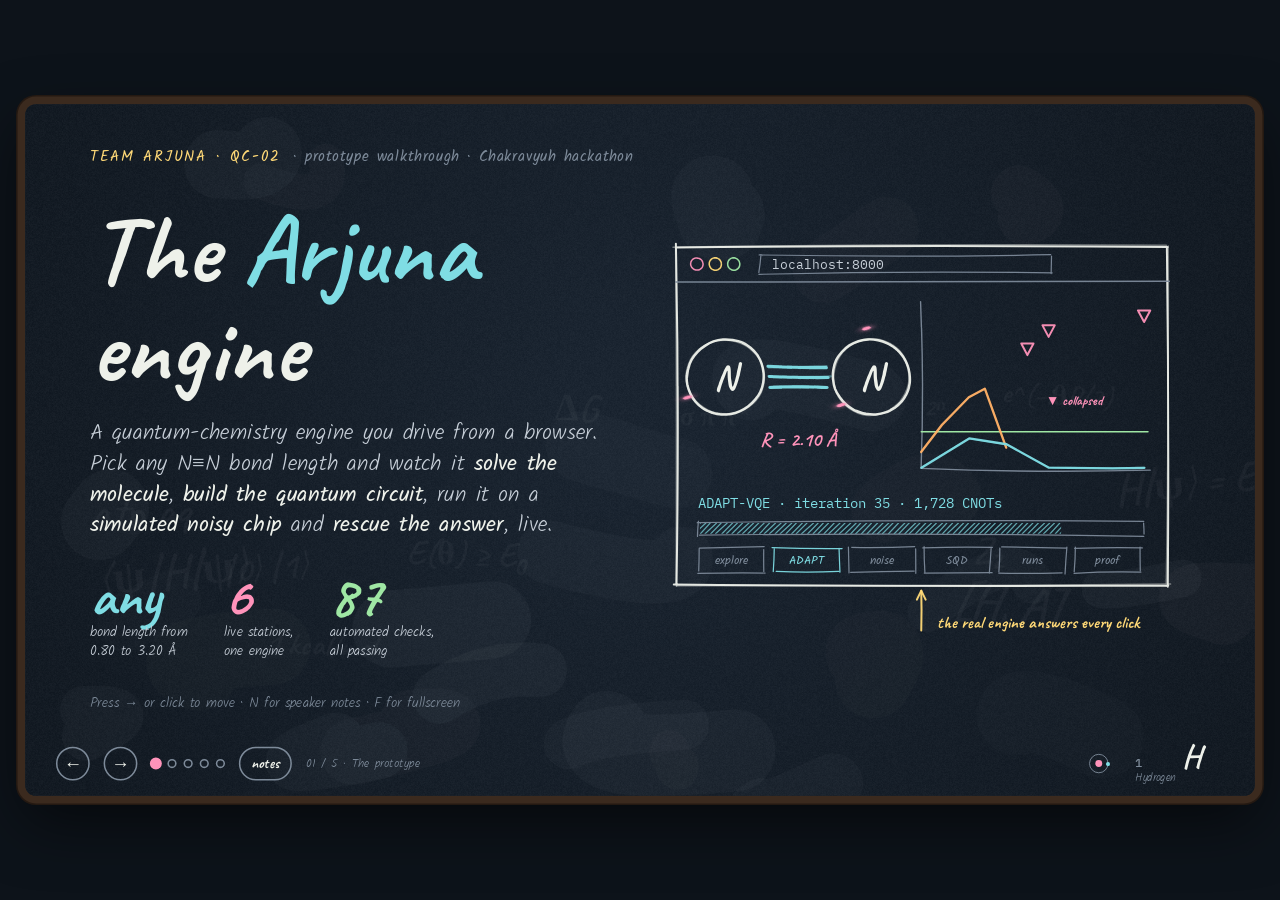
<file: deck/Arjuna-Prototype-Walkthrough.html>
<!doctype html>
<html lang="en">
<head>
<meta charset="utf-8">
<meta name="viewport" content="width=device-width, initial-scale=1, viewport-fit=cover">
<title>Arjuna Engine Walkthrough</title>
<meta name="claude:viewport-fit-sides" content="cover">
<link rel="preconnect" href="https://fonts.googleapis.com">
<link rel="preconnect" href="https://fonts.gstatic.com" crossorigin>
<link rel="stylesheet" href="https://fonts.googleapis.com/css2?family=Caveat:wght@500;700&family=Kalam:wght@300;400;700&family=IBM+Plex+Mono:wght@400;500&display=swap">
<style>
/* Layout: a 1600x900 physicist's blackboard scaled to fit; every drawing is chalk-sketched in code; slides change through an atom whose electrons burst outward and open the next board. Deliberately single-theme (blackboard). */
:root {
  --board: #17202b;      /* slate blackboard */
  --board-2: #1d2733;    /* raised chalk panels */
  --chalk: #eef1ea;      /* white chalk */
  --dim: #c7cfd8;        /* body chalk */
  --faint: #7d8a99;      /* rubbed-out chalk */
  --cyan: #7fdde4;       /* quantum, our method */
  --pink: #ff93ba;       /* electrons, highlights */
  --yellow: #ffd977;     /* plain-words notes */
  --orange: #ffb067;     /* classical methods */
  --green: #9fe7a4;      /* verified / pass */
  --hand: "Caveat", "Segoe Print", "Bradley Hand", "Chalkboard SE", "Comic Sans MS", cursive;
  --text: "Kalam", "Segoe Print", "Chalkboard SE", "Comic Sans MS", cursive;
  --mono: "IBM Plex Mono", ui-monospace, Menlo, Consolas, monospace;
  color-scheme: dark;
}
html, body { height: 100%; }
body {
  margin: 0; background: #0d131a; color: var(--chalk); font-family: var(--text); overflow: hidden;
  padding-left: max(16px, env(safe-area-inset-left, 0px)); padding-right: max(16px, env(safe-area-inset-right, 0px));
  padding-block: 0; box-sizing: border-box;
}
#viewport { width: 100%; height: 100%; display: grid; place-items: center; }
#stage {
  position: relative; width: 1600px; height: 900px; flex: none; transform-origin: center;
  background: var(--board); border-radius: 14px; overflow: hidden;
  box-shadow: 0 0 0 10px #3b2a1e, 0 0 0 12px #241912, 0 30px 80px rgba(0,0,0,.6);
}
#dust, #fx { position: absolute; inset: 0; width: 1600px; height: 900px; pointer-events: none; }
#fx { z-index: 6; }

.slide {
  position: absolute; inset: 0; box-sizing: border-box; padding: 54px 84px 108px;
  display: flex; flex-direction: column; gap: 18px;
  visibility: hidden; opacity: 0;
  transition: opacity .45s ease, filter .45s ease, transform .5s ease;
}
.slide.on { visibility: visible; opacity: 1; }
.slide.dim { filter: blur(2.5px) brightness(.55); transform: scale(.97); }

.kicker { font-family: var(--text); font-size: 19px; letter-spacing: .14em; text-transform: uppercase; color: var(--yellow); display: flex; gap: 16px; align-items: baseline; }
.kicker b { color: var(--faint); font-weight: 400; letter-spacing: .06em; text-transform: none; }
h1, h2 { font-family: var(--hand); font-weight: 700; margin: 0; line-height: 1; text-wrap: balance; letter-spacing: .005em; }
h2 { font-size: 66px; max-width: 1380px; }
.hl { color: var(--cyan); }
.hp { color: var(--pink); }
.ho { color: var(--orange); }
.hy { color: var(--yellow); }
.hg { color: var(--green); }
.u { background: url("data:image/svg+xml,%3Csvg xmlns='http://www.w3.org/2000/svg' viewBox='0 0 200 12' preserveAspectRatio='none'%3E%3Cpath d='M2 8 C 30 3, 60 11, 95 6 S 160 3, 198 7' fill='none' stroke='%23ff93ba' stroke-width='3' stroke-linecap='round'/%3E%3C/svg%3E") left bottom / 100% 12px no-repeat; padding-bottom: 8px; }
p { margin: 0; }
.txt { font-size: 23px; line-height: 1.45; color: var(--dim); font-weight: 300; }
.txt b, .txt strong { color: var(--chalk); font-weight: 400; }
.sm { font-size: 18px; line-height: 1.4; color: var(--faint); font-weight: 300; }
.mono { font-family: var(--mono); font-size: .82em; color: var(--chalk); }
.row { display: flex; gap: 40px; flex: 1; min-height: 0; }
.col { display: flex; flex-direction: column; gap: 16px; min-width: 0; }

/* note boxes: borders are chalk-sketched by script (data-sk) */
.note { position: relative; padding: 16px 20px 16px; }
.note .lab { font-family: var(--hand); font-size: 30px; font-weight: 700; line-height: 1; display: block; margin-bottom: 6px; }
.plain .lab { color: var(--yellow); }
.deep .lab { color: var(--cyan); }
.deep { font-size: 18.5px; line-height: 1.45; color: var(--dim); font-weight: 300; }
.deep b { color: var(--chalk); font-weight: 400; }
.skb { position: absolute; left: -6px; top: -6px; overflow: visible; pointer-events: none; }

.big { font-family: var(--hand); font-weight: 700; font-size: 74px; line-height: .95; font-variant-numeric: tabular-nums; }
.big small { font-size: 30px; color: var(--faint); margin-left: 6px; font-weight: 500; }
.stat .k { font-size: 18px; color: var(--dim); line-height: 1.35; font-weight: 300; }

svg.d { display: block; overflow: visible; }
svg.d text { font-family: var(--text); fill: var(--dim); }
.ink { fill: none; stroke-linecap: round; stroke-linejoin: round; stroke-dasharray: 1 1; stroke-dashoffset: 1; }
.slide.on .ink { animation: ink .75s cubic-bezier(.45,.05,.3,1) forwards; }
@keyframes ink { to { stroke-dashoffset: 0; } }
.fade { opacity: 0; }
.slide.on .fade { animation: fadeIn .55s ease forwards; }
@keyframes fadeIn { to { opacity: 1; } }
.slide .rv { opacity: 0; transform: translateY(10px); }
.slide.on .rv { animation: rise .6s cubic-bezier(.2,.7,.2,1) forwards; }
@keyframes rise { to { opacity: 1; transform: none; } }
.spin { transform-box: view-box; animation: spin var(--t, 9s) linear infinite; }
@keyframes spin { to { transform: rotate(360deg); } }

/* jargon with a chalk definition on hover/focus */
.term { border-bottom: 2px dotted var(--faint); cursor: help; position: relative; outline: none; }
.term:hover::after, .term:focus::after {
  content: attr(data-def); position: absolute; left: 0; bottom: calc(100% + 10px); z-index: 20;
  width: 360px; padding: 12px 14px; background: #0f161e; border: 2px solid var(--yellow); border-radius: 10px 14px 9px 13px;
  font: 300 17px/1.4 var(--text); color: var(--chalk); text-transform: none; letter-spacing: 0; white-space: normal;
}

/* flow cards */
.cards { position: relative; display: grid; gap: 34px 44px; }
.card { position: relative; padding: 14px 18px 14px; display: flex; flex-direction: column; gap: 5px; }
.card .n { font-family: var(--hand); font-size: 26px; color: var(--pink); line-height: 1; font-weight: 700; }
.card h3 { margin: 0; font-family: var(--hand); font-size: 36px; line-height: 1; font-weight: 700; color: var(--chalk); }
.card .m { font-size: 18px; line-height: 1.35; color: var(--dim); font-weight: 300; }
.card .t { font-family: var(--mono); font-size: 14.5px; color: var(--cyan); }
.card .v { font-family: var(--hand); font-size: 25px; color: var(--yellow); line-height: 1.05; margin-top: auto; }
.overlay { position: absolute; left: 0; top: 0; overflow: visible; pointer-events: none; }

/* stack */
.stack { display: grid; grid-template-columns: 190px 1fr 1fr; gap: 14px 46px; position: relative; flex: 1; }
.stack .lay { font-family: var(--hand); font-size: 30px; font-weight: 700; line-height: 1; color: var(--yellow); display: flex; flex-direction: column; justify-content: center; gap: 4px; }
.stack .lay span { font-family: var(--text); font-size: 14.5px; color: var(--faint); font-weight: 300; line-height: 1.3; }
.stack .box { position: relative; padding: 9px 14px; font-size: 17px; line-height: 1.33; color: var(--dim); font-weight: 300; display: block; align-self: center; }
.stack .box b { color: var(--chalk); font-weight: 400; }
.stack .box .mono { font-size: 13.5px; color: var(--green); display: block; margin-top: 3px; }
.stack .head { font-family: var(--hand); font-size: 32px; font-weight: 700; line-height: 1; display: flex; flex-direction: column; gap: 4px; }

/* chrome */
#chrome { position: absolute; left: 0; right: 0; bottom: 0; height: 84px; display: flex; align-items: center; gap: 18px; padding: 0 40px; z-index: 8; pointer-events: none; }
#chrome > * { pointer-events: auto; }
.nav { width: 44px; height: 44px; border-radius: 50%; border: 2px solid var(--faint); background: transparent; color: var(--chalk); font: 700 24px/1 var(--hand); cursor: pointer; display: grid; place-items: center; transition: border-color .2s, color .2s; }
.nav:hover { border-color: var(--cyan); color: var(--cyan); }
#dots { display: flex; gap: 9px; align-items: center; }
#dots button { width: 12px; height: 12px; padding: 0; border-radius: 50%; border: 2px solid var(--faint); background: transparent; cursor: pointer; transition: transform .25s, background .25s, border-color .25s; }
#dots button[aria-current="true"] { background: var(--pink); border-color: var(--pink); transform: scale(1.3); }
#help { font: 300 16px var(--text); color: var(--faint); }
button:focus-visible, .term:focus-visible { outline: 2px dashed var(--yellow); outline-offset: 4px; }
#tile { margin-left: auto; position: relative; min-width: 190px; padding-right: 8px; height: 70px; display: flex; align-items: center; gap: 12px; }
#tile svg { flex: none; }
#tile .el { display: grid; grid-template-columns: auto auto; column-gap: 8px; align-items: baseline; }
#tile .z { font: 500 15px var(--mono); color: var(--faint); grid-column: 1; }
#tile .sym { font: 700 42px/1 var(--hand); color: var(--chalk); grid-column: 2; grid-row: 1 / 3; }
#tile .nm { font: 300 14px var(--text); color: var(--faint); grid-column: 1; }

#notes {
  position: absolute; left: 40px; right: 40px; bottom: 92px; z-index: 9; padding: 18px 24px 20px;
  background: rgba(13,19,26,.95); border: 2px solid var(--yellow); border-radius: 14px 10px 16px 12px;
  font: 300 21px/1.5 var(--text); color: var(--chalk); max-height: 300px; overflow: auto;
}
#notes h4 { margin: 0 0 6px; font: 700 26px var(--hand); color: var(--yellow); }

@media (prefers-reduced-motion: reduce) {
  .slide, .slide.on .ink, .slide.on .fade, .slide.on .rv { animation: none !important; transition: none !important; }
  .ink { stroke-dashoffset: 0; } .fade, .slide .rv { opacity: 1; transform: none; }
  .spin { animation: none; }
}

html, body { margin: 0; height: 100%; }
#viewport { position: fixed; inset: 0; overflow: hidden; display: block !important; }
#stage { position: absolute !important; left: 50%; top: 50%; transform-origin: center center; }
@media (orientation: portrait) and (max-width: 700px) {
  body::after { content: "Turn your phone sideways for a bigger view"; position: fixed; left: 0; right: 0; bottom: max(24px, env(safe-area-inset-bottom, 0px)); text-align: center; color: #7d8a99; font: 15px system-ui, sans-serif; }
}
</style>
</head>
<body>


<div id="viewport">
<div id="stage" role="region" aria-roledescription="slide deck" aria-label="The Arjuna engine, prototype walkthrough">
<canvas id="dust" width="1600" height="900" aria-hidden="true"></canvas>


<!-- 1 · H · WHAT IT IS -->
<section class="slide" data-el="1" data-sym="H" data-name="Hydrogen" data-tag="The prototype">
  <div class="kicker rv" style="animation-delay:.1s">Team Arjuna · QC-02 <b>· prototype walkthrough · Chakravyuh hackathon</b></div>
  <div class="row" style="align-items:center;gap:24px">
    <div class="col" style="width:780px;gap:26px">
      <h1 class="rv" style="font-size:128px;animation-delay:.25s">The <span class="hl">Arjuna</span> engine</h1>
      <p class="txt rv" style="font-size:29px;line-height:1.38;animation-delay:.45s">A quantum-chemistry engine you drive from a browser. Pick any N≡N bond length and watch it <b>solve the molecule</b>, <b>build the quantum circuit</b>, run it on a <b>simulated noisy chip</b> and <b>rescue the answer</b>, live.</p>
      <div class="rv" style="display:flex;gap:48px;margin-top:12px;animation-delay:.7s">
        <div class="stat"><div class="big hl">any</div><div class="k">bond length from<br>0.80 to 3.20 Å</div></div>
        <div class="stat"><div class="big hp">6</div><div class="k">live stations,<br>one engine</div></div>
        <div class="stat"><div class="big hg">87</div><div class="k">automated checks,<br>all passing</div></div>
      </div>
    </div>
    <svg class="d" id="w-art" width="700" height="560" viewBox="0 0 700 560" aria-label="Sketch of a browser window running the engine on a nitrogen molecule"></svg>
  </div>
  <p class="sm rv" style="animation-delay:1s">Press → or click to move · N for speaker notes · F for fullscreen</p>
</section>

<!-- 2 · He · ARCHITECTURE -->
<section class="slide" data-el="2" data-sym="He" data-name="Helium" data-tag="How it fits together">
  <div class="kicker rv">How it works <b>· the architecture</b></div>
  <h2 class="rv" style="animation-delay:.15s;font-size:58px">Your click becomes a <span class="hy">job</span>; the <span class="hl">real engine</span> answers it</h2>
  <svg class="d" id="arch" width="1316" height="395" viewBox="0 0 1432 430" style="align-self:center" aria-label="Architecture: browser, API, job manager, engine, result cache"></svg>
  <div class="row" style="gap:36px;flex:none">
    <div class="note plain" data-sk="yellow" style="flex:1"><span class="lab">In plain words</span><p class="txt" style="font-size:20px">The website never makes up a number. Each button sends a request; the server checks it, runs our verified code on a worker and <b>streams progress back so the charts fill in while it computes</b>. Finished answers are saved, so asking again is instant.</p></div>
    <div class="note deep" data-sk="cyan" style="flex:1"><span class="lab">Under the hood</span><p>Flask API: <span class="mono">POST /api/jobs</span> returns a job id; <span class="mono">GET /api/jobs/&lt;id&gt;</span> gives status, progress, log and partial results; <span class="mono">DELETE</span> cancels. Two worker threads. Results cached on disk by job type + parameters + engine version. Plain Python 3 with NumPy, SciPy and Flask, no build step.</p></div>
  </div>
</section>

<!-- 3 · Li · ONE CLICK -->
<section class="slide" data-el="3" data-sym="Li" data-name="Lithium" data-tag="One click, end to end">
  <div class="kicker rv">How it works <b>· following one request</b></div>
  <h2 class="rv" style="animation-delay:.15s">One click, end to end: <span class="hp">"solve at 2.10 Å"</span></h2>
  <div class="row" style="gap:40px">
    <svg class="d" id="trace" width="930" height="600" viewBox="0 0 930 600" aria-label="Timeline of one request through the engine"></svg>
    <div class="col" style="flex:1;gap:22px">
      <div class="rv" style="display:flex;gap:40px;animation-delay:.5s">
        <div class="stat"><div class="big hy">22<small>s</small></div><div class="k">first time</div></div>
        <div class="stat"><div class="big hg">0<small>s</small></div><div class="k">every repeat (cached)</div></div>
      </div>
      <div class="note deep" data-sk="cyan"><span class="lab">What comes back</span><p class="mono" style="font-size:15px;line-height:1.55;color:var(--dim);display:block">{ "exact": −107.448604,<br>&nbsp;&nbsp;"ccsd_t": −107.592661,<br>&nbsp;&nbsp;"err_mHa": { "ccsd_t": −144.06 },<br>&nbsp;&nbsp;"cc_verdict": "collapsed below<br>&nbsp;&nbsp;&nbsp;&nbsp;the exact energy",<br>&nbsp;&nbsp;"qubits": 16, "qubits_tapered": 11,<br>&nbsp;&nbsp;"wavefunction": { "hf_weight": 0.192, … } }</p></div>
      <div class="note plain" data-sk="yellow"><span class="lab">Why it's trustworthy</span><p class="txt" style="font-size:19px">At the 12 bond lengths in our study, the website returns <b>exactly the published numbers</b>: energies, circuit sizes and noise results. A test checks this every run.</p></div>
    </div>
  </div>
</section>

<!-- 4 · Be · STATIONS -->
<section class="slide" data-el="4" data-sym="Be" data-name="Beryllium" data-tag="Six stations">
  <div class="kicker rv">What you can do <b>· the six stations</b></div>
  <h2 class="rv" style="animation-delay:.15s">Six stations, <span class="hl">one engine</span>, every number live</h2>
  <div class="cards" style="grid-template-columns:repeat(3,1fr);grid-template-rows:1fr 1fr;flex:1;gap:30px 40px">
    <div class="card" data-sk="chalk"><span class="n">1</span><h3>Bond explorer</h3><p class="m">Pick any bond length. See the exact energy, the gold standard's error and who is in the electron crowd.</p><span class="t">Hartree–Fock · Jordan–Wigner · tapering · exact · CCSD(T)</span><span class="v">CCSD(T) collapses −144 mHa at 2.1 Å</span></div>
    <div class="card" data-sk="cyan"><span class="n">2</span><h3>ADAPT-VQE</h3><p class="m">Watch the circuit grow one brick at a time until it lands within 1.6 mHa.</p><span class="t">singlet-pinned ADAPT · BFGS · circuit compiler</span><span class="v">35 bricks, 1,728 CNOTs at 2.1 Å</span></div>
    <div class="card" data-sk="orange"><span class="n">3</span><h3>Noise lab</h3><p class="m">Turn the chip's error up or down, try every fix, sweep to find the gate quality chemistry needs.</p><span class="t">density matrix · readout fix · ZNE · PEC · surface code</span><span class="v">needs gates 30–100× better</span></div>
    <div class="card" data-sk="green"><span class="n">4</span><h3>SQD rescue</h3><p class="m">The noisy chip picks arrangements; chip vs random vs classical at the same budget.</p><span class="t">sampling · configuration recovery · exact subspace solve</span><span class="v">9.6 mHa vs 160 random, at 25%</span></div>
    <div class="card" data-sk="chalk"><span class="n">5</span><h3>Runs</h3><p class="m">Every job with its inputs, progress log, timing and full result.</p><span class="t">job history · JSON · result cache</span><span class="v">repeat runs are instant</span></div>
    <div class="card" data-sk="green"><span class="n">6</span><h3>Proof</h3><p class="m">One button runs every test suite on the server and shows each result.</p><span class="t">Python engine · web API · browser engine</span><span class="v">87 checks pass</span></div>
  </div>
</section>

<!-- 5 · B · PROOF + RUN -->
<section class="slide" data-el="5" data-sym="B" data-name="Boron" data-tag="Proven, and how to run it">
  <div class="kicker rv">The build <b>· proof, and how to run it</b></div>
  <h2 class="rv" style="animation-delay:.15s">What's <span class="hg">proven</span>, and how to <span class="hl">run it yourself</span></h2>
  <div class="row" style="gap:44px">
    <svg class="d" id="checks5" width="640" height="470" viewBox="0 0 640 470" aria-label="Checklist of passing test suites"></svg>
    <div class="col" style="flex:1;gap:26px">
      <div class="note deep" data-sk="cyan"><span class="lab">Run it</span>
        <p style="font-size:19px">Unzip, then one command: <span class="mono">./run.sh</span> (Windows: <span class="mono">run.bat</span>) → open <span class="mono">localhost:8000</span>. Python 3.10+; installs NumPy, SciPy and Flask itself.</p>
        <p style="font-size:19px;margin-top:8px">Docker: <span class="mono">docker run -p 8000:8000 arjuna</span> · no server at all: <span class="mono">lab/arjuna-lab.html</span> runs offline in any browser.</p></div>
      <div class="note deep" data-sk="orange"><span class="lab" style="color:var(--orange)">Limits we state up front</span><p style="font-size:19px">Minimal STO-3G basis, so exact answers are still classical. Chip noise is simulated (depolarising, all-to-all). Built for a laptop demo, not public hosting. The port to IBM's tools is written but not yet run.</p></div>
      <div class="note plain" data-sk="yellow"><span class="lab">Next</span><p class="txt" style="font-size:20px">Realistic basis with PySCF, IBM noise models, IBM's SQD, one real IBM run, all behind <b>the same website</b>.</p></div>
    </div>
  </div>
</section>

<canvas id="fx" width="1600" height="900" aria-hidden="true"></canvas>
<div id="notes" hidden><h4 id="notes-h"></h4><div id="notes-b"></div></div>
<div id="chrome">
  <button class="nav" id="prev" aria-label="Previous slide">←</button>
  <button class="nav" id="next" aria-label="Next slide">→</button>
  <div id="dots" role="tablist" aria-label="Slides"></div>
  <button class="nav" id="nbtn" aria-label="Toggle speaker notes" style="width:auto;padding:0 14px;border-radius:22px;font-size:20px">notes</button>
  <span id="help"></span>
  <div id="tile" aria-live="polite">
    <svg id="bohr" width="70" height="70" viewBox="-35 -35 70 70" aria-hidden="true"></svg>
    <div class="el"><span class="z" id="tz">1</span><span class="sym" id="ts">H</span><span class="nm" id="tn">Hydrogen</span></div>
  </div>
</div>
</div>
</div>

<script>
const NS = "http://www.w3.org/2000/svg";
const REDUCE = matchMedia("(prefers-reduced-motion: reduce)").matches;
const COL = { chalk: "var(--chalk)", dim: "var(--dim)", faint: "var(--faint)", cyan: "var(--cyan)", pink: "var(--pink)", yellow: "var(--yellow)", orange: "var(--orange)", green: "var(--green)" };
const HEX = { chalk: "#eef1ea", cyan: "#7fdde4", pink: "#ff93ba", yellow: "#ffd977", orange: "#ffb067", green: "#9fe7a4", faint: "#7d8a99" };

/* ---------- chalk sketch toolkit ---------- */
function mkRng(seed) { return () => { seed |= 0; seed = seed + 0x6D2B79F5 | 0; let t = Math.imul(seed ^ seed >>> 15, 1 | seed); t = t + Math.imul(t ^ t >>> 7, 61 | t) ^ t; return ((t ^ t >>> 14) >>> 0) / 4294967296; }; }
let R = mkRng(42);
const J = a => (R() - .5) * 2 * a;
function catmull(pts, closed) {
  if (pts.length < 3) return "M" + pts.map(p => p[0].toFixed(1) + " " + p[1].toFixed(1)).join("L");
  let d = `M${pts[0][0].toFixed(1)} ${pts[0][1].toFixed(1)}`;
  for (let i = 0; i < pts.length - 1; i++) {
    const p0 = pts[Math.max(i - 1, 0)], p1 = pts[i], p2 = pts[i + 1], p3 = pts[Math.min(i + 2, pts.length - 1)];
    const c1 = [p1[0] + (p2[0] - p0[0]) / 6, p1[1] + (p2[1] - p0[1]) / 6], c2 = [p2[0] - (p3[0] - p1[0]) / 6, p2[1] - (p3[1] - p1[1]) / 6];
    d += `C${c1[0].toFixed(1)} ${c1[1].toFixed(1)} ${c2[0].toFixed(1)} ${c2[1].toFixed(1)} ${p2[0].toFixed(1)} ${p2[1].toFixed(1)}`;
  }
  return d;
}
class Pad {
  constructor(svg, o = {}) { this.svg = typeof svg === "string" ? document.getElementById(svg) : svg; this.i = 0; this.base = o.base ?? .35; this.step = o.step ?? .045; this.span = o.span ?? 1.8; }
  delay(o) { const d = o.delay ?? (this.base + Math.min(this.i++ * this.step, this.span)); return d; }
  el(tag, attrs, parent) { const e = document.createElementNS(NS, tag); for (const k in attrs) e.setAttribute(k, attrs[k]); (parent || this.g || this.svg).appendChild(e); return e; }
  group(attrs = {}) { const g = this.el("g", attrs); return g; }
  ink(d, o = {}) {
    const p = this.el("path", { d, pathLength: 1, class: "ink" }, o.parent);
    p.style.stroke = COL[o.c || "chalk"] || o.c; p.style.strokeWidth = o.w ?? 2.6; p.style.opacity = o.o ?? .95;
    if (o.dash) { p.setAttribute("class", "fade"); p.style.strokeDasharray = o.dash; p.style.fill = "none"; p.style.strokeLinecap = "round"; }
    p.style.animationDelay = (o.d ?? this.delay(o)) + "s";
    if (o.dur) p.style.animationDuration = o.dur + "s";
    return p;
  }
  seg(x1, y1, x2, y2, j) {
    const dx = x2 - x1, dy = y2 - y1, L = Math.hypot(dx, dy) || 1, nx = -dy / L, ny = dx / L, b = J(Math.min(L * .025, 5));
    const ov = Math.min(L * .04, 4);
    const sx = x1 - dx / L * J(ov) + J(j), sy = y1 - dy / L * J(ov) + J(j), ex = x2 + dx / L * J(ov) + J(j), ey = y2 + dy / L * J(ov) + J(j);
    const mx = (sx + ex) / 2 + nx * b, my = (sy + ey) / 2 + ny * b;
    return `M${sx.toFixed(1)} ${sy.toFixed(1)}Q${mx.toFixed(1)} ${my.toFixed(1)} ${ex.toFixed(1)} ${ey.toFixed(1)}`;
  }
  line(x1, y1, x2, y2, o = {}) {
    const d = this.delay(o), j = o.j ?? 1.4;
    this.ink(this.seg(x1, y1, x2, y2, j), { ...o, d });
    if (!o.single) this.ink(this.seg(x1, y1, x2, y2, j), { ...o, d: d + .08, o: (o.o ?? .95) * .45, w: (o.w ?? 2.6) * .7 });
  }
  poly(pts, o = {}) {
    const d = this.delay(o), j = o.j ?? .7;
    const mk = () => (o.smooth ? catmull(pts.map(p => [p[0] + J(j), p[1] + J(j)])) : "M" + pts.map(p => (p[0] + J(j)).toFixed(1) + " " + (p[1] + J(j)).toFixed(1)).join("L"));
    this.ink(mk(), { ...o, d, dur: o.dur ?? 1.3 });
    if (!o.single) this.ink(mk(), { ...o, d: d + .1, o: (o.o ?? .95) * .4, w: (o.w ?? 2.6) * .6, dur: o.dur ?? 1.3 });
  }
  ell(cx, cy, rx, ry, o = {}) {
    const d = this.delay(o), rot = (o.rot || 0) * Math.PI / 180;
    const mk = () => {
      const pts = [], N = 26, a0 = R() * Math.PI * 2, over = .25 + R() * .25, ph = R() * 6;
      for (let k = 0; k <= N; k++) {
        const a = a0 + k / N * (Math.PI * 2 + over), f = 1 + .018 * Math.sin(a * 2 + ph) + J(.006);
        const x = Math.cos(a) * rx * f, y = Math.sin(a) * ry * f;
        pts.push([cx + x * Math.cos(rot) - y * Math.sin(rot), cy + x * Math.sin(rot) + y * Math.cos(rot)]);
      }
      return catmull(pts);
    };
    this.ink(mk(), { ...o, d });
    if (!o.single) this.ink(mk(), { ...o, d: d + .08, o: (o.o ?? .95) * .4, w: (o.w ?? 2.6) * .7 });
  }
  rect(x, y, w, h, o = {}) {
    const d = this.delay(o), j = o.j ?? 1.6;
    for (let pass = 0; pass < (o.single ? 1 : 2); pass++) {
      const oo = { ...o, d: d + pass * .1, o: pass ? (o.o ?? .95) * .45 : o.o, w: pass ? (o.w ?? 2.4) * .7 : (o.w ?? 2.4) };
      this.ink(this.seg(x, y, x + w, y, j) + this.seg(x + w, y, x + w, y + h, j).replace("M", "M") + this.seg(x + w, y + h, x, y + h, j) + this.seg(x, y + h, x, y, j), oo);
    }
  }
  arrow(x1, y1, x2, y2, o = {}) {
    const d = this.delay(o), bend = o.bend || 0, hs = o.head ?? 13;
    const mx = (x1 + x2) / 2, my = (y1 + y2) / 2, L = Math.hypot(x2 - x1, y2 - y1) || 1, nx = -(y2 - y1) / L, ny = (x2 - x1) / L;
    const cx = mx + nx * bend, cy = my + ny * bend;
    const path = `M${x1.toFixed(1)} ${y1.toFixed(1)}Q${(cx + J(2)).toFixed(1)} ${(cy + J(2)).toFixed(1)} ${x2.toFixed(1)} ${y2.toFixed(1)}`;
    this.ink(path, { ...o, d });
    const ang = Math.atan2(y2 - cy, x2 - cx);
    const h1 = [x2 - hs * Math.cos(ang - .45), y2 - hs * Math.sin(ang - .45)], h2 = [x2 - hs * Math.cos(ang + .45), y2 - hs * Math.sin(ang + .45)];
    this.ink(`M${h1[0].toFixed(1)} ${h1[1].toFixed(1)}L${x2.toFixed(1)} ${y2.toFixed(1)}L${h2[0].toFixed(1)} ${h2[1].toFixed(1)}`, { ...o, d: d + .45, dash: null });
    if (o.label) this.text((cx + x2) / 2 + (o.lx || 0), (cy + y2) / 2 + (o.ly || -10), o.label, { size: o.ls || 17, c: o.lc || "faint", anchor: o.la || "middle", d: d + .3 });
  }
  text(x, y, s, o = {}) {
    const t = this.el("text", { x, y, "text-anchor": o.anchor || "start", class: "fade" }, o.parent);
    t.style.fontSize = (o.size || 18) + "px"; t.style.fill = COL[o.c || "dim"] || o.c;
    if (o.font === "hand") { t.style.fontFamily = "var(--hand)"; t.style.fontWeight = 700; }
    if (o.font === "mono") t.style.fontFamily = "var(--mono)";
    if (o.weight) t.style.fontWeight = o.weight;
    if (o.rot) t.setAttribute("transform", `rotate(${o.rot} ${x} ${y})`);
    t.style.animationDelay = (o.d ?? this.delay(o)) + "s";
    t.textContent = s; return t;
  }
  dot(x, y, r, o = {}) { const c = this.el("circle", { cx: x, cy: y, r, class: "fade" }, o.parent); c.style.fill = COL[o.c || "chalk"] || o.c; c.style.animationDelay = (o.d ?? this.delay(o)) + "s"; if (o.glow) c.style.filter = "drop-shadow(0 0 6px " + (HEX[o.c] || "#fff") + ")"; return c; }
  hatch(x, y, w, h, c, o = {}) {
    const id = "hc" + (Pad.n = (Pad.n || 0) + 1);
    const cp = this.el("clipPath", { id }, this.svg); this.el("rect", { x, y, width: Math.max(w, 0), height: Math.max(h, 0) }, cp);
    const g = this.el("g", { class: "fade", "clip-path": `url(#${id})` }, o.parent); g.style.animationDelay = (o.d ?? this.delay(o)) + "s";
    const step = o.step || 7, op = o.o ?? .55;
    for (let s = -h; s < w; s += step) {
      const l = this.el("line", { x1: (x + s + J(.8)).toFixed(1), y1: (y + h).toFixed(1), x2: (x + s + h + J(.8)).toFixed(1), y2: y.toFixed(1) }, g);
      l.style.stroke = COL[c] || c; l.style.strokeWidth = 1.6; l.style.opacity = op; l.style.strokeLinecap = "round";
    }
    return g;
  }
}
const lin = (d0, d1, r0, r1) => v => r0 + (v - d0) / (d1 - d0) * (r1 - r0);
const logs = (d0, d1, r0, r1) => { const a = Math.log10(d0), b = Math.log10(d1); return v => r0 + (Math.log10(v) - a) / (b - a) * (r1 - r0); };
const sup = n => String(n).replace(/-/g, "⁻").replace(/\d/g, d => "⁰¹²³⁴⁵⁶⁷⁸⁹"[d]);
const pow10 = v => { const e = Math.round(Math.log10(v)); return e === 0 ? "1" : e === 1 ? "10" : e === 2 ? "100" : e === 3 ? "1,000" : "10" + sup(e); };
function axesXY(p, o) {
  const { x, y, W, H, m } = o;
  p.line(m.l, H - m.b, W - m.r, H - m.b, { c: "faint", w: 2, single: true });
  p.line(m.l, H - m.b, m.l, m.t, { c: "faint", w: 2, single: true });
  (o.yt || []).forEach(v => { p.text(m.l - 10, y(v) + 6, o.yf ? o.yf(v) : v, { anchor: "end", size: 16, c: "faint" }); p.line(m.l - 5, y(v), m.l + 5, y(v), { c: "faint", w: 1.6, single: true }); });
  (o.xt || []).forEach(v => { p.text(x(v), H - m.b + 24, o.xf ? o.xf(v) : v, { anchor: "middle", size: 16, c: "faint" }); });
  if (o.xl) p.text((m.l + W - m.r) / 2, H - 4, o.xl, { anchor: "middle", size: 17, c: "faint" });
  if (o.yl) p.text(m.l - 10, m.t - 12, o.yl, { anchor: "start", size: 17, c: "faint" });
}
function budget(p, x0, x1, yv, label, o = {}) {
  p.ink(`M${x0} ${yv}L${x1} ${yv}`, { c: "green", w: 2.2, dash: "3 8", d: o.d ?? .5 });
  p.text(o.lx ?? x1 - 4, yv + (o.below ? 22 : -9), label, { anchor: o.anchor || "end", size: 17, c: "green", d: o.d ?? .5 });
}

/* ---------- slide drawings ---------- */
function drawN2(p, cx, cy, sep, r, o = {}) {
  const ax = cx - sep / 2, bx = cx + sep / 2;
  p.ell(ax, cy, r, r * .98, { c: "chalk", w: 3.2 });
  p.ell(bx, cy, r, r * .98, { c: "chalk", w: 3.2 });
  p.text(ax, cy + r * .32, "N", { anchor: "middle", size: r * .95, font: "hand", c: "chalk" });
  p.text(bx, cy + r * .32, "N", { anchor: "middle", size: r * .95, font: "hand", c: "chalk" });
  if (!o.broken) [-1, 0, 1].forEach(k => p.line(ax + r + 6, cy + k * r * .26, bx - r - 6, cy + k * r * .26, { c: "cyan", w: 4 }));
}
function spinG(g, t) {
  if (REDUCE) return;
  const a = document.createElementNS(NS, "animateTransform");
  a.setAttribute("attributeName", "transform"); a.setAttribute("type", "rotate"); a.setAttribute("from", "0 0 0"); a.setAttribute("to", "360 0 0");
  a.setAttribute("dur", t + "s"); a.setAttribute("repeatCount", "indefinite"); g.appendChild(a);
}
function orbitDots(svg, cx, cy, rx, ry, rot, n, color, t) {
  const g = document.createElementNS(NS, "g"); g.setAttribute("transform", `translate(${cx} ${cy}) rotate(${rot})`);
  const inner = document.createElementNS(NS, "g"); spinG(inner, t);
  for (let k = 0; k < n; k++) { const a = k / n * Math.PI * 2; const c = document.createElementNS(NS, "circle"); c.setAttribute("cx", (Math.cos(a) * rx).toFixed(1)); c.setAttribute("cy", (Math.sin(a) * rx).toFixed(1)); c.setAttribute("r", 6); c.style.fill = HEX[color]; c.style.filter = `drop-shadow(0 0 6px ${HEX[color]})`; inner.appendChild(c); }
  const sq = document.createElementNS(NS, "g"); sq.setAttribute("transform", `scale(1 ${ry / rx})`); sq.appendChild(inner); g.appendChild(sq); svg.appendChild(g);
}


const NOTES = [
  "This is what we built. The Arjuna engine is a quantum-chemistry engine you drive from a web browser. You pick a bond length for nitrogen, anywhere from 0.8 to 3.2 ångström, and it solves the molecule, builds the quantum circuit, runs it on a simulated noisy chip and rescues the answer, all live. Six stations, one engine, and 87 automated checks that all pass.",
  "Here's how it fits together. Every button in the browser sends a request to our server. The server checks it, turns it into a job and runs our verified Python engine on a worker thread. While it computes, the browser asks for progress about twice a second, so charts fill in live. When it's done, the answer is saved, so the same question is instant next time. The website never makes up a number: everything comes from the engine.",
  "Let's follow one click: solve at 2.1 ångström. The request goes to the server. Hartree–Fock walks out from equilibrium one step at a time, so it stays on the right solution. We zoom into ten electrons in eight orbitals, translate to qubits and use symmetry to go from 16 qubits to 11. Then the exact answer from 3,136 arrangements, and the gold standard CCSD(T). It comes back 144 milli-hartree below the exact energy: collapsed. 22 seconds the first time, instant after that. And at our 12 study bond lengths the website returns exactly the published numbers; a test checks that.",
  "Six stations. Bond explorer: any bond length, exact energy versus the gold standard. ADAPT-VQE: watch the circuit grow brick by brick, 35 bricks at 2.1 ångström. Noise lab: turn the chip's error up and down and see that today's chips need to be 30 to 100 times better for this circuit. SQD rescue: the noisy chip picks arrangements, compared fairly against random and classical picks at the same budget. Runs: every job with its full result. Proof: one button runs every test on the server.",
  "What's proven: integrals and Hartree–Fock against textbook values, coupled cluster against published references, tapering and ADAPT, the web API against our published study, and the browser engine against the Python engine. 87 checks, all passing. To run it: unzip, one command, open localhost 8000; or Docker; or the offline lab with no server at all. Limits up front: minimal basis, simulated noise, laptop server, and the IBM port isn't run yet. Next: a realistic basis, IBM noise models and one real IBM run, behind the same website. Thank you."
];

function w1() {
  const p = new Pad("w-art", { base: .5, step: .05 });
  p.rect(30, 40, 640, 440, { c: "chalk", w: 2.6 });
  p.line(30, 86, 670, 86, { c: "faint", w: 2, single: true });
  [58, 82, 106].forEach((x, i) => p.ell(x, 63, 8, 8, { c: ["pink", "yellow", "green"][i], w: 2, single: true }));
  p.rect(140, 52, 380, 24, { c: "faint", w: 1.6, single: true });
  p.text(156, 70, "localhost:8000", { size: 17, font: "mono", c: "dim" });
  drawN2(p, 190, 210, 190, 50);
  p.text(190, 300, "R = 2.10 Å", { anchor: "middle", size: 26, font: "hand", c: "pink", d: 1.3 });
  // mini error chart
  const X = lin(.9, 3.0, 350, 640), Y = logs(.3, 400, 330, 120);
  p.line(350, 330, 645, 330, { c: "faint", w: 1.8, single: true }); p.line(350, 330, 350, 112, { c: "faint", w: 1.8, single: true });
  p.ink(`M350 ${Y(1.6)}L645 ${Y(1.6)}`, { c: "green", w: 2, dash: "3 7", d: 1 });
  const cc = [[.9, .66], [1.098, 2.2], [1.35, 7.4], [1.5, 10.8], [1.7, .8]];
  p.poly(cc.map(([x, y]) => [X(x), Y(y)]), { c: "orange", w: 3, d: 1.2 });
  [[1.9, 64], [2.1, 144], [3.0, 280]].forEach(([x, y], i) => { const xx = X(x), yy = Y(y); p.ink(`M${xx - 8} ${yy - 7}L${xx + 8} ${yy - 7}L${xx} ${yy + 8}Z`, { c: "pink", w: 2.6, d: 1.6 + i * .1 }); });
  const ad = [[.9, .1], [1.35, 1.2], [1.7, .9], [2.1, .3], [2.7, .06], [3.0, .03]];
  p.poly(ad.map(([x, y]) => [X(x), Y(Math.max(y, .32))]), { c: "cyan", w: 3, d: 1.5 });
  p.text(512, 246, "▼ collapsed", { size: 18, font: "hand", c: "pink", d: 1.9 });
  // progress bar + tabs
  p.text(60, 380, "ADAPT-VQE · iteration 35 · 1,728 CNOTs", { size: 18, font: "mono", c: "cyan", d: 1.7 });
  p.rect(60, 398, 580, 18, { c: "faint", w: 1.6, single: true, d: 1.7 });
  p.hatch(62, 400, 470, 14, "cyan", { d: 1.9, o: .7 });
  ["explore", "ADAPT", "noise", "SQD", "runs", "proof"].forEach((t, i) => { p.rect(60 + i * 98, 432, 86, 32, { c: i === 1 ? "cyan" : "faint", w: 1.6, single: true, d: 2 + i * .05 }); p.text(103 + i * 98, 454, t, { anchor: "middle", size: 16, c: i === 1 ? "cyan" : "faint", d: 2.05 + i * .05 }); });
  p.arrow(350, 540, 350, 488, { c: "yellow", w: 2.6, d: 2.3 });
  p.text(370, 536, "the real engine answers every click", { size: 22, font: "hand", c: "yellow", d: 2.4 });
  orbitDots(p.svg, 190, 210, 150, 52, -15, 3, "pink", 7);
}

function w2() {
  const p = new Pad("arch", { base: .45, step: .05 });
  const B = (x, y, w, h, c, title, lines, d) => {
    p.rect(x, y, w, h, { c, w: 2.4, d });
    p.text(x + 18, y + 40, title, { size: 32, font: "hand", c, d: d + .1 });
    lines.forEach((l, i) => p.text(x + 18, y + 72 + i * 25, l, { size: 17, c: "dim", d: d + .15 + i * .04 }));
  };
  B(10, 60, 220, 180, "chalk", "Browser", ["6 stations", "live charts", "progress bar · cancel"], .5);
  B(320, 60, 235, 180, "yellow", "API", ["Flask web server", "POST /api/jobs", "GET /api/jobs/<id>"], .8);
  B(645, 60, 255, 180, "orange", "Job manager", ["checks every input", "2 worker threads", "progress · cancel"], 1.1);
  p.rect(990, 20, 430, 400, { c: "cyan", w: 2.6, d: 1.4 });
  p.text(1012, 62, "The engine (src/)", { size: 34, font: "hand", c: "cyan", d: 1.5 });
  const steps = ["Hartree–Fock on the right branch", "active space (6 or 8 orbitals)", "Jordan–Wigner → qubits", "Z₂ tapering: 12 → 7, 16 → 11", "ADAPT-VQE circuit", "noisy-chip simulation + fixes", "SQD: sample, recover, solve"];
  steps.forEach((s, i) => { const y = 92 + i * 45; p.rect(1012, y, 386, 36, { c: "faint", w: 1.5, single: true, d: 1.6 + i * .08 }); p.text(1026, y + 25, `${i + 1}  ${s}`, { size: 18, c: "chalk", d: 1.65 + i * .08 }); });
  B(645, 300, 255, 120, "green", "Result cache", ["same request → instant", "saved as JSON"], 1.9);
  B(320, 300, 235, 120, "faint", "Published study", ["results/*.json", "reference curves"], 2.1);
  p.arrow(234, 120, 316, 120, { c: "chalk", w: 2.4, label: "request", lc: "dim", ly: -12, d: 2.3 });
  p.arrow(559, 120, 641, 120, { c: "yellow", w: 2.4, label: "job", lc: "dim", ly: -12, d: 2.4 });
  p.arrow(904, 120, 986, 120, { c: "orange", w: 2.4, label: "run", lc: "dim", ly: -12, d: 2.5 });
  p.arrow(986, 200, 904, 200, { c: "cyan", w: 2.2, label: "progress", lc: "cyan", ly: 22, d: 2.6 });
  p.arrow(316, 200, 234, 200, { c: "yellow", w: 2.2, label: "updates", lc: "yellow", ly: 22, d: 2.7, dash: "6 6" });
  p.arrow(772, 242, 772, 296, { c: "green", w: 2.2, d: 2.8 });
  p.arrow(437, 296, 437, 242, { c: "faint", w: 2, d: 2.9 });
}

function w3() {
  const p = new Pad("trace", { base: .45, step: .05 });
  p.ink("M46 20C58 120 34 220 46 320S58 480 46 580", { c: "pink", w: 3, dur: 1.6 });
  const steps = [
    ["You click", "POST /api/jobs  {type: energies, r: 2.1, space: fv108}", "chalk"],
    ["Hartree–Fock walks out", "1.098 → 1.20 → 1.35 → 1.50 → 1.70 → 1.90 → 2.10 Å, staying on the symmetric solution", "orange"],
    ["Zoom + translate + shrink", "10 electrons in 8 orbitals → 16 qubits → symmetry removes 5 → 11 qubits, 815 Pauli terms", "cyan"],
    ["Exact answer + gold standard", "exact singlet from 3,136 arrangements · CCSD(T) with DIIS", "yellow"],
    ["Charts fill in", "CCSD(T) −144 mHa: collapsed below the exact energy · best arrangement holds only 19%", "pink"],
    ["Saved", "result cached by its inputs: the next identical click answers instantly", "green"],
  ];
  steps.forEach(([t, s, c], i) => {
    const y = 34 + i * 96;
    p.dot(46, y, 10, { c, glow: true, d: .7 + i * .22 });
    p.text(78, y + 9, t, { size: 31, font: "hand", c, d: .75 + i * .22 });
    wrapText(p, 78, y + 38, s, 820, { size: 18, c: "dim", d: .85 + i * .22 });
  });
}

function w5() {
  const p = new Pad("checks5", { base: .5, step: .12 });
  const items = [["Integrals + Hartree–Fock", "water and N₂ against textbook values, to 3 × 10⁻¹³ Ha · 4 checks"], ["Coupled cluster + qubit Hamiltonian", "Crawford references to 10⁻¹⁰ Ha, exact energies · 4 checks"], ["Tapering + ADAPT-VQE", "12- and 7-qubit runs agree to 10⁻⁹ Ha · 8 checks"], ["Web API", "same energies, circuits and noise as the published study · 19 checks"], ["Browser engine", "offline lab matches the Python engine · 52 checks"], ["All 87 checks pass", "run them from the Proof tab with one click"]];
  items.forEach(([a, b], i) => {
    const y = 14 + i * 74;
    p.rect(8, y, 32, 32, { c: "chalk", w: 2, single: true });
    p.ink(`M13 ${y + 16}L23 ${y + 28}L46 ${y - 6}`, { c: "green", w: 3.4 });
    p.text(64, y + 20, a, { size: 27, font: "hand", c: i === 5 ? "green" : "chalk" });
    p.text(64, y + 46, b, { size: 17, c: "faint" });
  });
}

function build() {
  R = mkRng(42);
  sketchBoxes();
  [w1, w2, w3, w5].forEach(f => { try { f(); } catch (err) { console.error(f.name, err); } });
  dust();
  const m = /^#s(\d+)$/.exec(location.hash);
  go(m ? +m[1] - 1 : 0);
}
let built = false;
const once = () => { if (!built) { built = true; build(); } };
(document.fonts && document.fonts.ready ? document.fonts.ready : Promise.resolve()).then(once);
setTimeout(once, 2500);
function overlayFor(container) {
  const svg = document.createElementNS(NS, "svg"); svg.setAttribute("class", "overlay d");
  svg.setAttribute("width", container.offsetWidth); svg.setAttribute("height", container.offsetHeight);
  svg.setAttribute("viewBox", `0 0 ${container.offsetWidth} ${container.offsetHeight}`); container.appendChild(svg); return svg;
}
const box = el => ({ x: el.offsetLeft, y: el.offsetTop, w: el.offsetWidth, h: el.offsetHeight });

function wrapText(p, x, y, s, maxW, o) {
  const words = s.split(" "), lines = []; let cur = "";
  const per = (o.size || 17) * .48;
  words.forEach(w => { if ((cur + " " + w).trim().length * per > maxW) { lines.push(cur.trim()); cur = w; } else cur += " " + w; });
  if (cur.trim()) lines.push(cur.trim());
  lines.forEach((l, i) => p.text(x, y + i * (o.size + 6), l, o));
}

/* sketched borders around HTML boxes */
function sketchBoxes() {
  document.querySelectorAll("[data-sk]").forEach((el, i) => {
    const w = el.offsetWidth, h = el.offsetHeight, svg = document.createElementNS(NS, "svg");
    svg.setAttribute("class", "skb"); svg.setAttribute("width", w + 12); svg.setAttribute("height", h + 12); svg.setAttribute("viewBox", `0 0 ${w + 12} ${h + 12}`);
    el.prepend(svg);
    const p = new Pad(svg, { base: .35 + (i % 4) * .08 });
    p.rect(6, 6, w, h, { c: el.dataset.sk, w: 2.2, j: 1.4, o: .9 });
  });
}

/* blackboard dust + ghost equations */
function dust() {
  const cv = document.getElementById("dust"), ctx = cv.getContext("2d");
  const g = ctx.createRadialGradient(800, 380, 100, 800, 450, 1000); g.addColorStop(0, "#1b2531"); g.addColorStop(1, "#121921");
  ctx.fillStyle = g; ctx.fillRect(0, 0, 1600, 900);
  const r = mkRng(9);
  for (let i = 0; i < 26; i++) { ctx.strokeStyle = `rgba(238,241,234,${.012 + r() * .02})`; ctx.lineWidth = 40 + r() * 70; ctx.lineCap = "round"; ctx.beginPath(); const x = r() * 1600, y = r() * 900; ctx.moveTo(x, y); ctx.quadraticCurveTo(x + 150 - r() * 300, y + 60 - r() * 120, x + 200 - r() * 400, y + 40 - r() * 80); ctx.stroke(); }
  const img = ctx.getImageData(0, 0, 1600, 900), d = img.data;
  for (let i = 0; i < d.length; i += 4) { const n = (r() - .5) * 10; d[i] += n; d[i + 1] += n; d[i + 2] += n; }
  ctx.putImageData(img, 0, 0);
  const eqs = ["Ĥ|ψ⟩ = E|ψ⟩", "E(θ) ≥ E₀", "a†ₚ aq", "⟨ψ|H|ψ⟩", "2ⁿ", "e^(−iθP/2)", "[H, A]", "|0⟩ |1⟩", "ΔG", "1 kcal/mol", "σ π π*", "Z₂"];
  ctx.fillStyle = "rgba(238,241,234,.045)";
  eqs.forEach((e, i) => { ctx.save(); ctx.translate(80 + r() * 1440, 60 + r() * 760); ctx.rotate((r() - .5) * .25); ctx.font = `700 ${34 + r() * 30}px Caveat, "Comic Sans MS", cursive`; ctx.fillText(e, 0, 0); ctx.restore(); });
}

/* element tile */
function tile(n, sym, name) {
  document.getElementById("tz").textContent = n; document.getElementById("ts").textContent = sym; document.getElementById("tn").textContent = name;
  const svg = document.getElementById("bohr"); svg.innerHTML = "";
  const shells = [Math.min(n, 2), Math.min(Math.max(n - 2, 0), 8), Math.max(n - 10, 0)].filter(k => k > 0);
  const nuc = document.createElementNS(NS, "circle"); nuc.setAttribute("r", 4.5); nuc.style.fill = HEX.pink; svg.appendChild(nuc);
  shells.forEach((k, i) => {
    const r = 12 + i * 10;
    const c = document.createElementNS(NS, "circle"); c.setAttribute("r", r); c.style.fill = "none"; c.style.stroke = "#7d8a99"; c.style.strokeWidth = 1.2; svg.appendChild(c);
    const g = document.createElementNS(NS, "g"); spinG(g, 5 + i * 3);
    for (let j = 0; j < k; j++) { const a = j / k * Math.PI * 2, e = document.createElementNS(NS, "circle"); e.setAttribute("cx", (Math.cos(a) * r).toFixed(2)); e.setAttribute("cy", (Math.sin(a) * r).toFixed(2)); e.setAttribute("r", 2.6); e.style.fill = HEX.cyan; g.appendChild(e); }
    svg.appendChild(g);
  });
}

/* ---------- atom-burst transition ---------- */
const slides = [...document.querySelectorAll(".slide")];
const fx = document.getElementById("fx"), fctx = fx.getContext("2d");
const DPR = Math.min(window.devicePixelRatio || 1, 2);
fx.width = 1600 * DPR; fx.height = 900 * DPR; fctx.scale(DPR, DPR);
let cur = -1, busy = false, queued = null;
const easeOutBack = t => { const c1 = 1.5, c3 = c1 + 1; return 1 + c3 * Math.pow(t - 1, 3) + c1 * Math.pow(t - 1, 2); };
const easeIn = t => t * t * t;
const clamp = v => Math.max(0, Math.min(1, v));

function go(n) {
  n = Math.max(0, Math.min(slides.length - 1, n));
  if (n === cur) return;
  if (busy) { queued = n; return; }
  if (cur < 0 || REDUCE) { swap(n); return; }
  burst(n);
}
function swap(n) {
  if (cur >= 0) slides[cur].classList.remove("on", "dim");
  cur = n; slides[n].classList.add("on"); chrome();
}
function chrome() {
  const s = slides[cur];
  [...document.getElementById("dots").children].forEach((d, i) => d.setAttribute("aria-current", i === cur ? "true" : "false"));
  tile(+s.dataset.el, s.dataset.sym, s.dataset.name);
  document.getElementById("help").textContent = String(cur + 1).padStart(2, "0") + " / " + slides.length + " · " + s.dataset.tag;
  document.getElementById("notes-h").textContent = "Slide " + (cur + 1) + " · " + s.dataset.tag;
  document.getElementById("notes-b").textContent = NOTES[cur] || "";
  try { history.replaceState(null, "", "#s" + (cur + 1)); } catch (e) {}
}
function burst(n) {
  busy = true;
  const from = slides[cur], to = slides[n], k = +to.dataset.el, dir = n > cur ? 1 : -1;
  from.classList.add("dim"); from.style.zIndex = 1; to.style.zIndex = 3;
  to.style.clipPath = "circle(0px at 50% 50%)";
  const T = 1450, t0 = performance.now(), cx = 800, cy = 450, RX = 215, RY = 76;
  const rings = [0, 60, 120].map(d => d * Math.PI / 180);
  const es = Array.from({ length: k }, (_, j) => ({ ring: j % 3, a: j / k * Math.PI * 2 + (j % 3) * .7, trail: [], free: null }));
  const nuc = Array.from({ length: 14 }, (_, j) => ({ a: R() * 6.28, r: 5 + R() * 18, p: j % 2 }));
  let revealed = false, last = t0;
  function pos(e, S) { const th = rings[e.ring]; const x = Math.cos(e.a) * RX * S, y = Math.sin(e.a) * RY * S; return [cx + x * Math.cos(th) - y * Math.sin(th), cy + x * Math.sin(th) + y * Math.cos(th)]; }
  function frame(now) {
    const p = clamp((now - t0) / T), dt = Math.min((now - last) / 1000, .05); last = now;
    const a = clamp(p / .3), grow = easeOutBack(a), q = clamp((p - .56) / .44), b = easeIn(q);
    const S = Math.max(grow, 0) * (1 + b * 8.5);
    fctx.clearRect(0, 0, 1600, 900);
    const ringA = Math.min(1, a * 1.6) * (1 - q * q);
    fctx.lineCap = "round";
    rings.forEach((th, i) => {
      for (let pass = 0; pass < 2; pass++) {
        fctx.save(); fctx.translate(cx + (pass ? 1.5 : 0), cy + (pass ? -1 : 0)); fctx.rotate(th + (pass ? .01 : 0));
        fctx.strokeStyle = `rgba(238,241,234,${(pass ? .35 : .85) * ringA})`; fctx.lineWidth = (pass ? 1.5 : 3) * (1 + b * 2);
        fctx.beginPath(); fctx.ellipse(0, 0, Math.max(RX * S, .1), Math.max(RY * S, .1), 0, 0, Math.PI * 2); fctx.stroke(); fctx.restore();
      }
    });
    if (q < 1) {
      nuc.forEach(o => { fctx.beginPath(); fctx.fillStyle = o.p ? `rgba(255,147,186,${(1 - q) * Math.min(1, a * 2)})` : `rgba(238,241,234,${.85 * (1 - q) * Math.min(1, a * 2)})`; fctx.arc(cx + Math.cos(o.a + p * 3) * o.r * grow, cy + Math.sin(o.a + p * 3) * o.r * grow, 7 * Math.max(grow, 0), 0, 7); fctx.fill(); });
    }
    if (q > 0 && q < .35) {
      fctx.strokeStyle = `rgba(255,217,119,${(1 - q / .35) * .9})`; fctx.lineWidth = 3;
      for (let i = 0; i < 12; i++) { const ang = i / 12 * 6.283 + .2, r0 = 40 + q * 300, r1 = r0 + 40 + q * 200; fctx.beginPath(); fctx.moveTo(cx + Math.cos(ang) * r0, cy + Math.sin(ang) * r0); fctx.lineTo(cx + Math.cos(ang) * r1, cy + Math.sin(ang) * r1); fctx.stroke(); }
    }
    const omega = (3 + 12 * clamp((p - .1) / .46)) * dir;
    es.forEach(e => {
      let x, y;
      if (q <= 0) { e.a += omega * dt; [x, y] = pos(e, Math.max(grow, .01)); }
      else {
        if (!e.free) { const [x0, y0] = pos(e, 1); const [x1, y1] = pos({ ...e, a: e.a + .02 * dir }, 1); const L = Math.hypot(x1 - x0, y1 - y0) || 1; e.free = { x: x0, y: y0, vx: (x1 - x0) / L, vy: (y1 - y0) / L }; }
        const tau = q * T * .44 / 1000, dist = 700 * tau + 5200 * tau * tau;
        x = e.free.x + e.free.vx * dist; y = e.free.y + e.free.vy * dist;
      }
      e.trail.push([x, y]); if (e.trail.length > 16) e.trail.shift();
      for (let i = 1; i < e.trail.length; i++) { fctx.strokeStyle = `rgba(127,221,228,${i / e.trail.length * .6})`; fctx.lineWidth = i / e.trail.length * 6; fctx.beginPath(); fctx.moveTo(e.trail[i - 1][0], e.trail[i - 1][1]); fctx.lineTo(e.trail[i][0], e.trail[i][1]); fctx.stroke(); }
      fctx.save(); fctx.shadowColor = "#7fdde4"; fctx.shadowBlur = 16; fctx.fillStyle = "#e9fdff"; fctx.beginPath(); fctx.arc(x, y, 6.5, 0, 7); fctx.fill(); fctx.restore();
    });
    if (q > 0) {
      if (!revealed) { revealed = true; to.classList.add("on"); }
      to.style.clipPath = `circle(${(RX * S * .98).toFixed(1)}px at 50% 50%)`;
      from.style.opacity = String(1 - q);
    }
    if (p < 1) requestAnimationFrame(frame);
    else {
      fctx.clearRect(0, 0, 1600, 900);
      to.style.clipPath = ""; to.style.zIndex = ""; from.style.zIndex = ""; from.classList.remove("on", "dim"); from.style.opacity = "";
      cur = n; chrome(); busy = false;
      if (queued !== null) { const qn = queued; queued = null; go(qn); }
    }
  }
  requestAnimationFrame(frame);
}

/* ---------- controls ---------- */
const dots = document.getElementById("dots");
slides.forEach((s, i) => { const b = document.createElement("button"); b.setAttribute("role", "tab"); b.setAttribute("aria-label", `Slide ${i + 1}: ${s.dataset.tag}`); b.addEventListener("click", () => go(i)); dots.appendChild(b); });
document.getElementById("prev").addEventListener("click", () => go((busy && queued !== null ? queued : cur) - 1));
document.getElementById("next").addEventListener("click", () => go((busy && queued !== null ? queued : cur) + 1));
const notes = document.getElementById("notes");
document.getElementById("nbtn").addEventListener("click", () => { notes.hidden = !notes.hidden; });
addEventListener("keydown", e => {
  const base = busy && queued !== null ? queued : cur;
  if (["ArrowRight", "PageDown", " ", "Enter"].includes(e.key)) { e.preventDefault(); go(base + 1); }
  else if (["ArrowLeft", "PageUp", "Backspace"].includes(e.key)) { e.preventDefault(); go(base - 1); }
  else if (e.key === "Home") go(0); else if (e.key === "End") go(slides.length - 1);
  else if (e.key === "n" || e.key === "N") notes.hidden = !notes.hidden;
  else if (e.key === "f" || e.key === "F") { const r = document.documentElement; try { const pr = document.fullscreenElement ? document.exitFullscreen() : r.requestFullscreen && r.requestFullscreen(); pr && pr.catch && pr.catch(() => {}); } catch (err) {} }
});
let tx = null, ty = null;
addEventListener("touchstart", e => { tx = e.touches[0].clientX; ty = e.touches[0].clientY; }, { passive: true });
addEventListener("touchend", e => { if (tx === null) return; const dx = e.changedTouches[0].clientX - tx, dy = e.changedTouches[0].clientY - ty; if (Math.abs(dx) > 40 && Math.abs(dx) > Math.abs(dy)) go(cur + (dx < 0 ? 1 : -1)); tx = null; }, { passive: true });
document.getElementById("stage").addEventListener("click", e => {
  if (e.target.closest("button,.term,#notes,#chrome")) return;
  const r = e.currentTarget.getBoundingClientRect(); go(cur + ((e.clientX - r.left) > r.width * .3 ? 1 : -1));
});
function fit() {
  const vv = window.visualViewport, w = vv ? vv.width : innerWidth, h = vv ? vv.height : innerHeight;
  const k = Math.max(.05, Math.min((w - 32) / 1624, (h - 32) / 924));
  document.getElementById("stage").style.transform = `translate(-50%, -50%) scale(${k})`;
}
addEventListener("resize", fit); addEventListener("orientationchange", fit);
if (window.visualViewport) visualViewport.addEventListener("resize", fit);
fit();

</script>
</body>
</html>
</file>
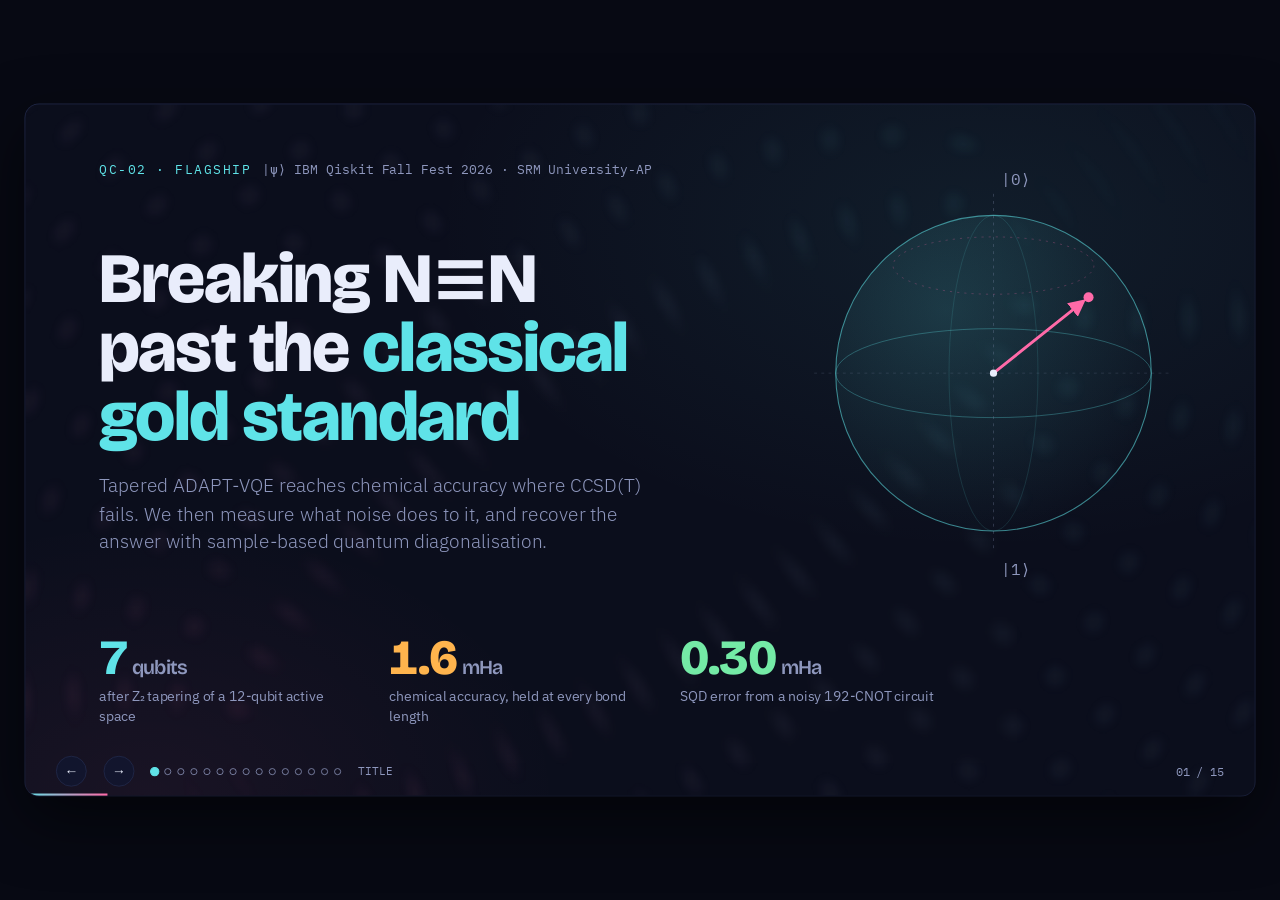
<file: deck/qc02-deck.html>
<!doctype html>
<html lang="en">
<head>
<meta charset="utf-8">
<meta name="viewport" content="width=device-width, initial-scale=1, viewport-fit=cover">
<title>Beyond N≡N</title>
<meta name="claude:viewport-fit-sides" content="cover">
<link rel="preconnect" href="https://fonts.googleapis.com">
<link rel="preconnect" href="https://fonts.gstatic.com" crossorigin>
<link rel="stylesheet" href="https://fonts.googleapis.com/css2?family=Bricolage+Grotesque:opsz,wght@12..96,400;12..96,600;12..96,800&family=IBM+Plex+Sans:wght@300;400;500;600&family=IBM+Plex+Mono:wght@400;500&display=swap">
<style>
/* Layout: a fixed 1600x900 stage scaled to fit; slides are quantum "measurements" that collapse into view. Single deliberate dark look (lab at night). */
:root {
  --void: #070913;        /* page */
  --deck: #0b0e1c;        /* stage */
  --panel: #111630;       /* raised panels */
  --line: #232b4d;        /* hairlines, grid */
  --fg: #e9edfb;          /* text */
  --mute: #8e97bd;        /* secondary text */
  --psi: #5fe3e8;         /* quantum / ADAPT (|0> cyan) */
  --phase: #ff6aa8;       /* phase / highlights (|1> magenta) */
  --classical: #ffb44d;   /* classical methods, CCSD(T) */
  --sqd: #74eaa6;         /* SQD */
  --hf: #6f789e;          /* mean field */
  --display: "Bricolage Grotesque", "Avenir Next", "Segoe UI", system-ui, sans-serif;
  --body: "IBM Plex Sans", "Segoe UI", system-ui, sans-serif;
  --mono: "IBM Plex Mono", ui-monospace, "SFMono-Regular", Menlo, monospace;
  color-scheme: dark;
}
html, body { height: 100%; }
body {
  background: var(--void); color: var(--fg); font-family: var(--body); overflow: hidden;
  padding-left: max(16px, env(safe-area-inset-left, 0px)); padding-right: max(16px, env(safe-area-inset-right, 0px));
  padding-block: 0; box-sizing: border-box;
}
#viewport { position: relative; width: 100%; height: 100%; display: grid; place-items: center; }
#stage {
  position: relative; width: 1600px; height: 900px; flex: none; transform-origin: center center;
  background: radial-gradient(1200px 700px at 78% 18%, rgba(95,227,232,.07), transparent 60%),
              radial-gradient(900px 600px at 10% 100%, rgba(255,106,168,.06), transparent 60%), var(--deck);
  border-radius: 18px; overflow: hidden; box-shadow: 0 30px 80px rgba(0,0,0,.55), 0 0 0 1px var(--line);
}
#field { position: absolute; inset: 0; width: 100%; height: 100%; opacity: .55; pointer-events: none; }

.slide {
  position: absolute; inset: 0; padding: 74px 96px 92px; box-sizing: border-box;
  display: flex; flex-direction: column; gap: 26px;
  opacity: 0; visibility: hidden; transform: translateY(18px) scale(.985); filter: blur(6px);
  transition: opacity .7s cubic-bezier(.2,.7,.2,1), transform .8s cubic-bezier(.2,.7,.2,1), filter .7s, visibility 0s .8s;
}
.slide.on { opacity: 1; visibility: visible; transform: none; filter: none; transition: opacity .7s cubic-bezier(.2,.7,.2,1), transform .8s cubic-bezier(.2,.7,.2,1), filter .7s, visibility 0s; }
.slide.leave-up { transform: translateY(-18px) scale(.985); }

/* staggered reveal of children */
.slide .rv { opacity: 0; transform: translateY(14px); transition: opacity .6s ease, transform .7s cubic-bezier(.2,.7,.2,1); }
.slide.on .rv { opacity: 1; transform: none; }
.slide.on .rv:nth-child(1) { transition-delay: .12s } .slide.on .rv:nth-child(2) { transition-delay: .22s }
.slide.on .rv:nth-child(3) { transition-delay: .32s } .slide.on .rv:nth-child(4) { transition-delay: .42s }
.slide.on .rv:nth-child(5) { transition-delay: .52s } .slide.on .rv:nth-child(6) { transition-delay: .62s }
.slide.on .rv:nth-child(7) { transition-delay: .72s } .slide.on .rv:nth-child(8) { transition-delay: .82s }

.eyebrow { font-family: var(--mono); font-size: 17px; letter-spacing: .14em; text-transform: uppercase; color: var(--psi); display: flex; align-items: center; gap: 14px; }
.eyebrow .ket { color: var(--mute); letter-spacing: .02em; text-transform: none; }
h1, h2 { font-family: var(--display); font-weight: 800; margin: 0; text-wrap: balance; letter-spacing: -.02em; }
h1 { font-size: 92px; line-height: .98; }
h2 { font-size: 54px; line-height: 1.04; max-width: 1250px; }
h2 em, h1 em { font-style: normal; color: var(--psi); }
h2 .warm { color: var(--classical); }
p { margin: 0; }
.lede { font-size: 25px; line-height: 1.45; color: var(--mute); max-width: 980px; font-weight: 300; }
.lede b { color: var(--fg); font-weight: 500; }
.small { font-size: 18px; color: var(--mute); line-height: 1.45; }
.mono { font-family: var(--mono); }
.row { display: flex; gap: 40px; min-height: 0; flex: 1; }
.col { display: flex; flex-direction: column; gap: 22px; min-width: 0; }
.grow { flex: 1; }

.stat { display: flex; flex-direction: column; gap: 6px; }
.stat .v { font-family: var(--display); font-weight: 800; font-size: 64px; line-height: 1; letter-spacing: -.02em; font-variant-numeric: tabular-nums; }
.stat .v small { font-size: 26px; font-weight: 600; color: var(--mute); margin-left: 6px; }
.stat .k { font-size: 18px; color: var(--mute); line-height: 1.35; max-width: 330px; }
.c-psi { color: var(--psi) } .c-phase { color: var(--phase) } .c-cl { color: var(--classical) } .c-sqd { color: var(--sqd) } .c-mute { color: var(--mute) }

.panel.col { justify-content: center; gap: 30px; }
.panel { background: linear-gradient(180deg, rgba(255,255,255,.025), rgba(255,255,255,0)), var(--panel); border: 1px solid var(--line); border-radius: 14px; padding: 22px 26px; }
.chart { width: 100%; height: 100%; display: block; overflow: visible; }
.chart text { font-family: var(--mono); font-size: 15px; fill: var(--mute); }
.chart .tick line, .chart .grid { stroke: var(--line); stroke-width: 1; }
.chart .axis-title { font-family: var(--body); font-size: 16px; fill: var(--mute); }
.chart .lbl { font-family: var(--body); font-size: 16px; font-weight: 500; }
.draw { stroke-dasharray: var(--len); stroke-dashoffset: var(--len); }
.slide.on .draw { animation: draw 1.6s cubic-bezier(.4,.1,.2,1) forwards; animation-delay: var(--d, .35s); }
@keyframes draw { to { stroke-dashoffset: 0; } }
.pop { opacity: 0; transform-box: fill-box; transform-origin: center; transform: scale(.4); }
.slide.on .pop { animation: pop .5s cubic-bezier(.3,1.6,.5,1) forwards; animation-delay: var(--d, .6s); }
@keyframes pop { to { opacity: 1; transform: none; } }
.grow-bar { transform-box: fill-box; transform-origin: bottom; transform: scaleY(0); }
.slide.on .grow-bar { animation: growbar .9s cubic-bezier(.2,.8,.2,1) forwards; animation-delay: var(--d, .3s); }
@keyframes growbar { to { transform: none; } }
.legend { display: flex; flex-wrap: wrap; gap: 10px 26px; font-size: 17px; color: var(--mute); }
.legend i { display: inline-block; width: 22px; height: 3px; border-radius: 2px; vertical-align: middle; margin-right: 9px; }

/* chrome */
#chrome { position: absolute; left: 0; right: 0; bottom: 0; height: 64px; display: flex; align-items: center; gap: 22px; padding: 0 40px; z-index: 5; }
#progress { position: absolute; left: 0; bottom: 0; height: 3px; background: linear-gradient(90deg, var(--psi), var(--phase)); width: 0; transition: width .7s cubic-bezier(.2,.7,.2,1); }
#dots { display: flex; gap: 8px; }
#dots button { width: 9px; height: 9px; padding: 0; border-radius: 50%; border: 1px solid var(--mute); background: transparent; cursor: pointer; transition: background .3s, transform .3s, border-color .3s; }
#dots button[aria-current="true"] { background: var(--psi); border-color: var(--psi); transform: scale(1.35); }
#count { font-family: var(--mono); font-size: 15px; color: var(--mute); margin-left: auto; font-variant-numeric: tabular-nums; }
.nav { width: 40px; height: 40px; border-radius: 50%; border: 1px solid var(--line); background: rgba(17,22,48,.8); color: var(--fg); font-size: 18px; cursor: pointer; display: grid; place-items: center; transition: border-color .25s, background .25s; }
.nav:hover { border-color: var(--psi); background: rgba(95,227,232,.08); }
button:focus-visible { outline: 2px solid var(--phase); outline-offset: 3px; }
#tag { font-family: var(--mono); font-size: 14px; color: var(--mute); letter-spacing: .08em; }

/* title */
.bloch { position: absolute; right: 60px; top: 70px; width: 560px; height: 560px; }
.bloch text { font-family: var(--mono); font-size: 22px; fill: var(--mute); }

/* pipeline */
.wire-wrap { position: relative; flex: 1; }
.gates { display: grid; grid-template-columns: repeat(7, 1fr); gap: 18px; position: relative; z-index: 1; margin-top: 40px; }
.gate { background: var(--panel); border: 1px solid var(--line); border-radius: 12px; padding: 24px 18px 20px; display: flex; flex-direction: column; gap: 14px; min-height: 360px; transition: border-color .3s, transform .3s; }
.gate:hover { border-color: var(--psi); transform: translateY(-4px); }
.gate .sym { font-family: var(--mono); font-size: 30px; color: var(--psi); height: 40px; }
.gate h3 { margin: 0; font-family: var(--display); font-size: 26px; font-weight: 600; line-height: 1.12; }
.gate p { font-size: 18px; color: var(--mute); line-height: 1.4; }
.gate .num { margin-top: auto; font-family: var(--mono); font-size: 16px; color: var(--fg); border-top: 1px solid var(--line); padding-top: 10px; }
.wire { position: absolute; left: -96px; right: -96px; top: 120px; height: 2px; background: var(--line); overflow: hidden; }
.wire::after { content: ""; position: absolute; top: -1px; height: 4px; width: 180px; background: linear-gradient(90deg, transparent, var(--psi), transparent); animation: pulse 3.2s linear infinite; }
@keyframes pulse { from { left: -200px } to { left: 100% } }

/* tapering wires */
.qwires { display: flex; flex-direction: column; gap: 17px; padding: 12px 0; }
.qw { display: flex; align-items: center; gap: 18px; font-family: var(--mono); font-size: 16px; color: var(--mute); transition: opacity .8s ease, filter .8s; }
.qw .ln { flex: 1; height: 2px; background: linear-gradient(90deg, var(--psi), rgba(95,227,232,.15)); position: relative; }
.qw .tag { width: 150px; text-align: right; }
.qw .why { width: 230px; font-size: 15px; color: var(--phase); opacity: 0; transition: opacity .6s .9s; }
.qw.cut .ln { background: repeating-linear-gradient(90deg, var(--phase) 0 8px, transparent 8px 14px); }
.slide.on .qw.cut { opacity: .35; }
.slide.on .qw.cut .why { opacity: 1; }

/* orbitals */
.lvl { display: flex; align-items: center; gap: 16px; height: 46px; font-family: var(--mono); font-size: 16px; }
.lvl .name { width: 90px; text-align: right; color: var(--mute); }
.lvl .bars { display: flex; gap: 14px; }
.lvl .bar { width: 120px; height: 3px; background: var(--hf); position: relative; border-radius: 2px; }
.lvl .bar .e { position: absolute; top: -17px; font-size: 22px; line-height: 1; }
.lvl.act .bar { background: var(--psi); box-shadow: 0 0 12px rgba(95,227,232,.6); }
.lvl .note { color: var(--mute); font-size: 15px; }
.zone { font-family: var(--mono); font-size: 14px; letter-spacing: .1em; text-transform: uppercase; padding: 4px 10px; border-radius: 6px; border: 1px solid var(--line); color: var(--mute); }
.zone.a { color: var(--psi); border-color: rgba(95,227,232,.45); }

/* tables */
table.t { border-collapse: collapse; width: 100%; font-size: 21px; }
table.t th { text-align: left; font-family: var(--mono); font-size: 14px; letter-spacing: .1em; text-transform: uppercase; color: var(--mute); font-weight: 500; padding: 0 14px 12px 0; border-bottom: 1px solid var(--line); }
table.t td { padding: 20px 14px 20px 0; border-bottom: 1px solid var(--line); vertical-align: top; line-height: 1.35; }
table.t td.n { font-family: var(--mono); font-variant-numeric: tabular-nums; white-space: nowrap; }
.pill { display: inline-block; font-family: var(--mono); font-size: 13px; padding: 3px 9px; border-radius: 99px; border: 1px solid currentColor; letter-spacing: .04em; }

/* timeline */
.tl { display: grid; grid-template-columns: repeat(5, 1fr); gap: 26px; margin-top: 40px; }
.day { border-top: 2px solid var(--line); padding-top: 18px; display: flex; flex-direction: column; gap: 10px; position: relative; }
.day::before { content: ""; position: absolute; top: -7px; left: 0; width: 12px; height: 12px; border-radius: 50%; background: var(--deck); border: 2px solid var(--psi); }
.day .d { font-family: var(--mono); font-size: 17px; color: var(--psi); letter-spacing: .08em; }
.day h4 { margin: 0; font-family: var(--display); font-size: 36px; font-weight: 600; }
.day p { font-size: 20px; color: var(--mute); line-height: 1.45; }

.callout { border-left: 2px solid var(--phase); padding: 4px 0 4px 20px; font-size: 21px; line-height: 1.45; color: var(--fg); max-width: 520px; }
.foot { position: absolute; left: 96px; bottom: 80px; font-family: var(--mono); font-size: 14px; color: var(--mute); }

@media (prefers-reduced-motion: reduce) {
  .slide, .slide .rv, .qw, .qw .why { transition: none !important; filter: none !important; }
  .slide.on .draw, .slide.on .pop, .slide.on .grow-bar { animation: none !important; stroke-dashoffset: 0; opacity: 1; transform: none; }
  .wire::after { animation: none; }
}

html, body { margin: 0; height: 100%; }
#viewport { position: fixed; inset: 0; overflow: hidden; display: block !important; }
#stage { position: absolute !important; left: 50%; top: 50%; transform-origin: center center; }
@media (orientation: portrait) and (max-width: 700px) {
  body::after { content: "Turn your phone sideways for a bigger view"; position: fixed; left: 0; right: 0; bottom: max(24px, env(safe-area-inset-bottom, 0px)); text-align: center; color: #7d8a99; font: 15px system-ui, sans-serif; }
}
</style>
</head>
<body>


<div id="viewport">
<div id="stage" role="region" aria-roledescription="slide deck" aria-label="QC-02 quantum chemistry deck">
<canvas id="field" aria-hidden="true"></canvas>

<!-- 1 TITLE -->
<section class="slide" data-tag="Title">
  <div class="eyebrow rv">QC-02 · Flagship <span class="ket">|ψ⟩ IBM Qiskit Fall Fest 2026 · SRM University-AP</span></div>
  <h1 class="rv" style="max-width:860px;margin-top:60px">Breaking N≡N past the <em>classical gold standard</em></h1>
  <p class="lede rv" style="max-width:720px">Tapered ADAPT-VQE reaches chemical accuracy where CCSD(T) fails. We then measure what noise does to it, and recover the answer with sample-based quantum diagonalisation.</p>
  <div class="rv" style="display:flex;gap:48px;margin-top:auto">
    <div class="stat"><span class="v c-psi">7<small>qubits</small></span><span class="k">after Z₂ tapering of a 12-qubit active space</span></div>
    <div class="stat"><span class="v c-cl">1.6<small>mHa</small></span><span class="k">chemical accuracy, held at every bond length</span></div>
    <div class="stat"><span class="v c-sqd">0.30<small>mHa</small></span><span class="k">SQD error from a noisy 192-CNOT circuit</span></div>
  </div>
  <svg class="bloch" viewBox="-300 -300 600 600" aria-label="Bloch sphere with a precessing state vector">
    <defs>
      <radialGradient id="sph" cx="35%" cy="30%" r="75%"><stop offset="0" stop-color="#5fe3e8" stop-opacity=".16"/><stop offset="1" stop-color="#5fe3e8" stop-opacity="0"/></radialGradient>
      <marker id="arr" viewBox="0 0 10 10" refX="7" refY="5" markerWidth="6" markerHeight="6" orient="auto"><path d="M0 0L10 5L0 10z" fill="#ff6aa8"/></marker>
    </defs>
    <circle r="220" fill="url(#sph)" stroke="#5fe3e8" stroke-opacity=".55" stroke-width="1.5"/>
    <ellipse rx="220" ry="62" fill="none" stroke="#5fe3e8" stroke-opacity=".35" stroke-width="1.2"/>
    <ellipse rx="62" ry="220" fill="none" stroke="#5fe3e8" stroke-opacity=".18" stroke-width="1"/>
    <line x1="0" y1="-250" x2="0" y2="250" stroke="#8e97bd" stroke-opacity=".4" stroke-dasharray="4 6"/>
    <line x1="-250" y1="0" x2="250" y2="0" stroke="#8e97bd" stroke-opacity=".25" stroke-dasharray="4 6"/>
    <text x="10" y="-262">|0⟩</text><text x="10" y="282">|1⟩</text>
    <ellipse id="trail" rx="140" ry="40" cy="-150" fill="none" stroke="#ff6aa8" stroke-opacity=".35" stroke-dasharray="3 7"/>
    <line id="vec" x1="0" y1="0" x2="140" y2="-150" stroke="#ff6aa8" stroke-width="4" stroke-linecap="round" marker-end="url(#arr)"/>
    <circle id="tip" r="7" fill="#ff6aa8" cx="140" cy="-150"/>
    <circle r="5" fill="#e9edfb"/>
  </svg>
</section>

<!-- 2 PROBLEM -->
<section class="slide" data-tag="Problem">
  <div class="eyebrow rv">The problem <span class="ket">strong correlation</span></div>
  <h2 class="rv">Stretch a bond and <em>one electron configuration</em> stops being enough</h2>
  <div class="row rv">
    <div class="col" style="width:520px">
      <p class="lede">The N≡N triple bond is the hardest bond in chemistry to break, and breaking it is what fertiliser catalysts do. As it stretches, the Hartree–Fock determinant loses its grip on the true wavefunction.</p>
      <p class="callout">At 2.1 Å the leading configuration carries only <b class="c-phase">19.6%</b> of the wavefunction. Methods built on one reference start to fail.</p>
    </div>
    <div class="col grow">
      <div class="panel grow" style="display:grid;grid-template-columns:1fr 1fr;gap:30px">
        <div class="col"><span class="zone">R = 1.098 Å · equilibrium</span><svg class="chart" id="c-occ1" viewBox="0 0 380 330"></svg></div>
        <div class="col"><span class="zone a">R = 2.10 Å · stretched</span><svg class="chart" id="c-occ2" viewBox="0 0 380 330"></svg></div>
      </div>
      <p class="small">Natural-orbital occupations of the exact CAS(6e,6o) ground state. A single determinant means 2 or 0. Values near 1 signal strong correlation. Configurations above 1% weight: <b class="c-psi mono">3 → 24</b>.</p>
    </div>
  </div>
</section>

<!-- 3 CCSD(T) FAILS -->
<section class="slide" data-tag="Classical baseline">
  <div class="eyebrow rv">Classical baseline <span class="ket">CCSD(T), the "gold standard"</span></div>
  <h2 class="rv">CCSD(T) misses chemical accuracy at equilibrium, then <span class="warm">stops converging</span></h2>
  <div class="row rv">
    <div class="panel grow"><svg class="chart" id="c-cc" viewBox="0 0 980 470"></svg></div>
    <div class="col" style="width:340px;justify-content:center">
      <div class="stat"><span class="v c-cl">+1.95<small>mHa</small></span><span class="k">error at equilibrium, already above the 1.6 mHa target</span></div>
      <div class="stat"><span class="v c-cl">+12.1<small>mHa</small></span><span class="k">error at 1.5 Å, 7.5× the target</span></div>
      <div class="stat"><span class="v c-phase">∅</span><span class="k">no converged solution from 1.9 Å outward</span></div>
    </div>
  </div>
  <p class="small rv">Same active-space Hamiltonian for every method, so the gap is method error alone. N₂, STO-3G, CAS(6e,6o), symmetric RHF reference.</p>
</section>

<!-- 4 PIPELINE -->
<section class="slide" data-tag="Pipeline">
  <div class="eyebrow rv">Our solution <span class="ket">one pipeline, seven gates</span></div>
  <h2 class="rv">From molecule to <em>noise-robust energy</em>, every stage verified</h2>
  <div class="wire-wrap rv">
    <div class="wire" aria-hidden="true"></div>
    <div class="gates">
      <div class="gate"><span class="sym">Φ₀</span><h3>Mean field</h3><p>Own Gaussian integrals + RHF, symmetric branch tracked along the bond</p><span class="num">H₂O to 10⁻¹³ Ha</span></div>
      <div class="gate"><span class="sym">CAS</span><h3>Active-space embedding</h3><p>6 electrons in the 6 bonding / antibonding orbitals</p><span class="num">12 spin orbitals</span></div>
      <div class="gate"><span class="sym">a†→σ</span><h3>Jordan–Wigner</h3><p>Fermions to Pauli strings, checked against FCI</p><span class="num">247 Pauli terms</span></div>
      <div class="gate"><span class="sym">ℤ₂</span><h3>Tapering</h3><p>Spin parities and point-group symmetries remove qubits exactly</p><span class="num">12 → 7 qubits</span></div>
      <div class="gate"><span class="sym">∂E/∂θ</span><h3>ADAPT-VQE</h3><p>Grows the circuit one excitation at a time by energy gradient</p><span class="num">19–35 operators</span></div>
      <div class="gate"><span class="sym">ε→0</span><h3>Noise + mitigation</h3><p>Gate-level density matrix, readout fix, ZNE, PEC</p><span class="num">ablation + sweep</span></div>
      <div class="gate"><span class="sym">⟨ψ|H|ψ⟩</span><h3>SQD</h3><p>Sample the noisy circuit, diagonalise in the sampled subspace</p><span class="num">0.30 mHa</span></div>
    </div>
  </div>
</section>

<!-- 5 ACTIVE SPACE -->
<section class="slide" data-tag="Active space">
  <div class="eyebrow rv">Gate 2 <span class="ket">CAS(6e,6o) embedding</span></div>
  <h2 class="rv">Spend qubits only on the orbitals that <em>make and break</em> the bond</h2>
  <div class="row rv">
    <div class="panel" style="width:700px;display:flex;flex-direction:column;justify-content:center;gap:2px">
      <div class="lvl act"><span class="name">3σᵤ*</span><div class="bars"><div class="bar"></div></div><span class="note">antibonding</span></div>
      <div class="lvl act"><span class="name">1πg*</span><div class="bars"><div class="bar"></div><div class="bar"></div></div></div>
      <div class="lvl act"><span class="name">3σg</span><div class="bars"><div class="bar"><span class="e c-psi" style="left:42px">↑↓</span></div></div><span class="note">bonding</span></div>
      <div class="lvl act"><span class="name">1πᵤ</span><div class="bars"><div class="bar"><span class="e c-psi" style="left:42px">↑↓</span></div><div class="bar"><span class="e c-psi" style="left:42px">↑↓</span></div></div></div>
      <div class="lvl"><span class="name">2σᵤ, 2σg</span><div class="bars"><div class="bar"><span class="e c-mute" style="left:42px">↑↓</span></div><div class="bar"><span class="e c-mute" style="left:42px">↑↓</span></div></div><span class="note">frozen (2s)</span></div>
      <div class="lvl"><span class="name">1σ core</span><div class="bars"><div class="bar"><span class="e c-mute" style="left:42px">↑↓</span></div><div class="bar"><span class="e c-mute" style="left:42px">↑↓</span></div></div><span class="note">frozen (1s)</span></div>
      <div style="display:flex;gap:12px;margin-top:18px"><span class="zone a">active · 6 orbitals · 6 e⁻</span><span class="zone">frozen mean field</span></div>
    </div>
    <div class="col grow" style="justify-content:center;gap:34px">
      <div class="stat"><span class="v c-psi">12<small>qubits</small></span><span class="k">6 spatial orbitals × 2 spins before tapering</span></div>
      <div class="stat"><span class="v">117 → 27</span><span class="k">excitation operators left after symmetry filtering of the UCCSD pool</span></div>
      <div class="stat"><span class="v c-cl">30.7<small>mHa</small></span><span class="k">gap to full valence (10e,8o). Next step: CASSCF orbitals and an NEVPT2 correction</span></div>
    </div>
  </div>
</section>

<!-- 6 TAPERING -->
<section class="slide" data-tag="Tapering">
  <div class="eyebrow rv">Gate 4 <span class="ket">Z₂ qubit tapering</span></div>
  <h2 class="rv">Five symmetries, <em>five qubits gone</em>, same exact answer</h2>
  <div class="row rv">
    <div class="panel grow">
      <div class="qwires" id="qwires"></div>
    </div>
    <div class="col" style="width:380px;justify-content:center;gap:34px">
      <div class="stat"><span class="v c-psi">12 → 7</span><span class="k">qubits for CAS(6e,6o); 16 → 11 for full valence</span></div>
      <div class="stat"><span class="v">2,032 → 944</span><span class="k">CNOTs for the chemically accurate circuit at equilibrium</span></div>
      <div class="stat"><span class="v c-sqd">10⁻⁹<small>Ha</small></span><span class="k">agreement between tapered and untapered ADAPT energies</span></div>
    </div>
  </div>
</section>

<!-- 7 PES -->
<section class="slide" data-tag="Bond breaking">
  <div class="eyebrow rv">Gate 5 <span class="ket">ADAPT-VQE across the bond</span></div>
  <h2 class="rv">ADAPT-VQE tracks the exact curve <em>all the way to dissociation</em></h2>
  <div class="row rv">
    <div class="panel grow" style="display:flex;flex-direction:column;gap:14px">
      <div class="legend"><span><i style="background:var(--fg)"></i>Exact (FCI)</span><span><i style="background:var(--hf)"></i>RHF</span><span><i style="background:var(--classical)"></i>CCSD(T)</span><span><i style="background:var(--psi);height:10px;width:10px;border-radius:2px"></i>ADAPT-VQE, 7 qubits</span></div>
      <svg class="chart grow" id="c-pes" viewBox="0 0 1000 440"></svg>
    </div>
    <div class="col" style="width:320px;justify-content:center;gap:30px">
      <div class="stat"><span class="v c-psi">12 / 12</span><span class="k">geometries within chemical accuracy (noiseless)</span></div>
      <div class="stat"><span class="v">≤0.11<small>mHa</small></span><span class="k">largest converged ADAPT error, at 3.0 Å</span></div>
    </div>
  </div>
</section>

<!-- 8 CONVERGENCE -->
<section class="slide" data-tag="Convergence">
  <div class="eyebrow rv">Gate 5 <span class="ket">circuit growth</span></div>
  <h2 class="rv">Stronger correlation needs a <em>deeper circuit</em></h2>
  <div class="row rv">
    <div class="panel grow" style="display:flex;flex-direction:column;gap:14px">
      <div class="legend" id="lg-conv"></div>
      <svg class="chart grow" id="c-conv" viewBox="0 0 1000 440"></svg>
    </div>
    <div class="col" style="width:340px;justify-content:center;gap:30px">
      <div class="stat"><span class="v c-psi">21 → 33</span><span class="k">operators to reach 1.6 mHa, from 1.098 Å to 2.1 Å (7 qubits)</span></div>
      <div class="stat"><span class="v c-phase">61–89</span><span class="k">operators for full valence on 11 qubits</span></div>
    </div>
  </div>
</section>

<!-- 9 COST -->
<section class="slide" data-tag="Circuit cost">
  <div class="eyebrow rv">Resource count <span class="ket">CNOTs at chemical accuracy</span></div>
  <h2 class="rv">The chemically accurate circuit costs <em>700 to 1,700 CNOTs</em></h2>
  <div class="row rv">
    <div class="panel grow" style="display:flex;flex-direction:column;gap:14px">
      <div class="legend"><span><i style="background:var(--psi);height:10px"></i>Tapered (7–10 qubits)</span><span><i style="background:var(--line);height:10px"></i>Untapered (12 qubits)</span><span class="mono" style="color:var(--fg)">n = ADAPT operators</span></div>
      <svg class="chart grow" id="c-cost" viewBox="0 0 1000 430"></svg>
    </div>
    <div class="col" style="width:340px;justify-content:center;gap:26px">
      <p class="lede" style="font-size:21px">Counts assume all-to-all connectivity and one CNOT ladder per Pauli string, so they are a <b>conservative upper bound</b> on the ansatz. Optimised excitation circuits cut them about 2–3×; routing on IBM heavy-hex adds some back.</p>
    </div>
  </div>
</section>

<!-- 10 NOISE ABLATION -->
<section class="slide" data-tag="Noise">
  <div class="eyebrow rv">Gate 6 <span class="ket">today's hardware noise</span></div>
  <h2 class="rv">At today's error rates, mitigation <span class="warm">cannot rescue</span> a 1,000-CNOT circuit</h2>
  <div class="row rv">
    <div class="panel grow" style="display:flex;flex-direction:column;gap:14px">
      <div class="legend"><span><i style="background:var(--psi);height:10px"></i>R = 1.098 Å · 944 CX</span><span><i style="background:var(--phase);height:10px"></i>R = 2.10 Å · 1,616 CX</span><span class="mono">2q error 3×10⁻³ · readout 1.5×10⁻²</span></div>
      <svg class="chart grow" id="c-abl" viewBox="0 0 1000 430"></svg>
    </div>
    <div class="col" style="width:330px;justify-content:center;gap:26px">
      <div class="stat"><span class="v c-cl">&gt;1.3<small>Ha</small></span><span class="k">error left after readout fix + zero-noise extrapolation</span></div>
      <p class="callout" style="font-size:19px">This is the result most teams will not show. We measured it on a gate-level noise model instead of assuming mitigation works.</p>
    </div>
  </div>
</section>

<!-- 11 SWEEP -->
<section class="slide" data-tag="Error budget">
  <div class="eyebrow rv">Gate 6 <span class="ket">error budget</span></div>
  <h2 class="rv">Chemical accuracy needs two-qubit errors near <em>2–4 × 10⁻⁶</em></h2>
  <div class="row rv">
    <div class="panel grow" style="display:flex;flex-direction:column;gap:14px">
      <div class="legend"><span><i style="background:var(--mute)"></i>Readout fix only</span><span><i style="background:var(--psi)"></i>+ ZNE, 1.098 Å</span><span><i style="background:var(--phase)"></i>+ ZNE, 2.10 Å</span></div>
      <svg class="chart grow" id="c-sweep" viewBox="0 0 1000 430"></svg>
    </div>
    <div class="col" style="width:330px;justify-content:center;gap:26px">
      <div class="stat"><span class="v c-psi">~10×</span><span class="k">error reduction from ZNE at 10⁻⁵, still above the target</span></div>
      <div class="stat"><span class="v">~1000×</span><span class="k">below today's gate error. That is early fault-tolerant territory.</span></div>
    </div>
  </div>
</section>

<!-- 12 TWO EXITS -->
<section class="slide" data-tag="Fault tolerance">
  <div class="eyebrow rv">Two ways out <span class="ket">pay in shots, or pay in qubits</span></div>
  <h2 class="rv">PEC is exact but unaffordable. <em>Fault tolerance</em> is the honest target</h2>
  <div class="row rv" style="gap:30px">
    <div class="panel col grow">
      <span class="zone">Probabilistic error cancellation</span>
      <div style="display:flex;gap:40px">
        <div class="stat"><span class="v c-cl">2.3×10³</span><span class="k">sampling overhead γ at equilibrium</span></div>
        <div class="stat"><span class="v c-cl">5.0×10⁵</span><span class="k">γ at 2.1 Å</span></div>
      </div>
      <div class="stat"><span class="v c-phase">10¹²–10¹⁷</span><span class="k">shots per term to resolve 1.6 mHa. Unbiased in principle, impossible in practice.</span></div>
    </div>
    <div class="panel col grow">
      <span class="zone a">Surface-code estimate</span>
      <div style="display:grid;grid-template-columns:1fr 1fr;gap:26px 40px">
        <div class="stat"><span class="v c-psi">7</span><span class="k">logical qubits</span></div>
        <div class="stat"><span class="v c-psi">d = 9</span><span class="k">code distance at 10⁻³ physical error</span></div>
        <div class="stat"><span class="v">~1,130</span><span class="k">physical data qubits</span></div>
        <div class="stat"><span class="v">9–13k</span><span class="k">T gates for the rotations</span></div>
      </div>
    </div>
  </div>
  <p class="small rv">Back-of-envelope: p<sub>L</sub> = 0.1 (p/p<sub>th</sub>)<sup>(d+1)/2</sup>, 2d² qubits per logical qubit, magic-state factories not included.</p>
</section>

<!-- 13 SQD -->
<section class="slide" data-tag="SQD">
  <div class="eyebrow rv">Gate 7 <span class="ket">sample-based quantum diagonalisation</span></div>
  <h2 class="rv">Same noisy circuit, used differently: <em class="c-sqd" style="color:var(--sqd)">0.30 mHa</em> instead of 1.3 Ha off</h2>
  <div class="row rv">
    <div class="panel grow" style="display:flex;flex-direction:column;gap:14px">
      <div class="legend"><span><i style="background:var(--sqd)"></i>SQD, 4 operators · 192 CX</span><span><i style="background:var(--psi)"></i>SQD, 8 operators · 512 CX</span><span><i style="background:var(--classical)"></i>Noisy VQE + readout fix</span></div>
      <svg class="chart grow" id="c-sqd" viewBox="0 0 1000 430"></svg>
    </div>
    <div class="col" style="width:340px;justify-content:center;gap:22px">
      <p class="lede" style="font-size:21px">SQD reads bitstrings from the circuit, repairs wrong electron counts, and diagonalises H in the sampled determinants. Noise changes <b>which</b> determinants appear, not the energy of the ones found.</p>
      <p class="small">Full valence, 11 qubits, 2.1 Å, where CCSD(T) does not converge. With 3,136 determinants in total, very large shot counts cover the whole space, so the signal is the low-shot regime. IBM runs this method at 50–100+ qubits.</p>
    </div>
  </div>
</section>

<!-- 14 VERIFIED -->
<section class="slide" data-tag="Verification">
  <div class="eyebrow rv">Trust <span class="ket">what is verified, what is not yet</span></div>
  <h2 class="rv">Every stage checked against a <em>published or exact</em> number</h2>
  <div class="row rv" style="gap:36px">
    <div class="grow" style="min-width:0">
      <table class="t">
        <thead><tr><th>Stage</th><th>Reference</th><th>Agreement</th></tr></thead>
        <tbody>
          <tr><td>Integrals + RHF</td><td>H₂O / STO-3G, Crawford project #3</td><td class="n c-sqd">3×10⁻¹³ Ha</td></tr>
          <tr><td>CCSD and (T)</td><td>Crawford projects #5, #6</td><td class="n c-sqd">10⁻¹⁰ Ha</td></tr>
          <tr><td>Qubit Hamiltonian</td><td>⟨HF|H|HF⟩ = RHF; FCI ≤ CCSD(T)</td><td class="n c-sqd">exact</td></tr>
          <tr><td>Tapering</td><td>Tapered vs untapered ADAPT</td><td class="n c-sqd">10⁻⁹ Ha</td></tr>
          <tr><td>Noisy simulator</td><td>Exact unitaries; ADAPT statevector</td><td class="n c-sqd">10⁻¹⁰ / 10⁻⁷</td></tr>
        </tbody>
      </table>
    </div>
    <div class="panel col" style="width:470px;gap:14px">
      <span class="zone">Next on the real stack</span>
      <p class="small"><span class="pill c-cl">basis</span> STO-3G mock → cc-pVDZ with PySCF and CASSCF orbitals</p>
      <p class="small"><span class="pill c-cl">noise</span> Generic model → IBM backend calibration in Qiskit Aer, plus dynamical decoupling</p>
      <p class="small"><span class="pill c-cl">refs</span> Exact diagonalisation → DMRG (block2) for larger active spaces</p>
      <p class="small"><span class="pill c-cl">SQD</span> Teaching version → qiskit-addon-sqd and one real IBM hardware run</p>
    </div>
  </div>
</section>

<!-- 15 ROADMAP / CLOSE -->
<section class="slide" data-tag="Roadmap">
  <div class="eyebrow rv">Fest week <span class="ket">26–30 October</span></div>
  <h2 class="rv">The science already runs. This week we <em>scale it and run it on IBM hardware</em></h2>
  <div class="tl rv">
    <div class="day"><span class="d">MON 26</span><h4>Port</h4><p>PySCF cc-pVDZ, CASSCF orbitals, Qiskit circuits from the verified ADAPT</p></div>
    <div class="day"><span class="d">TUE 27</span><h4>Noise</h4><p>IBM backend noise models, transpiled CNOT counts, ZNE · PEC · DD ablation</p></div>
    <div class="day"><span class="d">WED 28</span><h4>SQD</h4><p>qiskit-addon-sqd on shallow circuits at the stretched geometry</p></div>
    <div class="day"><span class="d">THU 29</span><h4>Hardware</h4><p>One real IBM run, NEVPT2 / DMRG references, resource report</p></div>
    <div class="day"><span class="d">FRI 30</span><h4>Demo</h4><p>Interactive dashboard: energy curves, mitigation toggles, cost panel</p></div>
  </div>
  <div class="rv" style="display:flex;align-items:flex-end;justify-content:space-between;margin-top:auto">
    <p class="lede" style="max-width:820px">Where the classical gold standard breaks, we reach chemical accuracy, show exactly what noise costs, and use the method that works on today's machines.</p>
    <span class="mono" style="font-size:44px;color:var(--psi)">|N≡N⟩ → |N⟩|N⟩</span>
  </div>
</section>

<div id="chrome">
  <button class="nav" id="prev" aria-label="Previous slide">←</button>
  <button class="nav" id="next" aria-label="Next slide">→</button>
  <div id="dots" role="tablist" aria-label="Slides"></div>
  <span id="tag"></span>
  <span id="count"></span>
  <div id="progress"></div>
</div>
</div>
</div>

<script>
const DATA = {"pes":[{"r":0.9,"ex":-107.267141,"hf":-107.18719,"cc":-107.266689,"cct":-107.266689,"ad":-107.267141,"k":19,"cx":848,"cxu":1808,"q":7},{"r":1.0,"ex":-107.520461,"hf":-107.419532,"cc":-107.519485,"cct":-107.519485,"ad":-107.52046,"k":20,"cx":896,"cxu":1920,"q":7},{"r":1.098,"ex":-107.622015,"hf":-107.495975,"cc":-107.620068,"cct":-107.620068,"ad":-107.622015,"k":21,"cx":944,"cxu":2032,"q":7},{"r":1.2,"ex":-107.645024,"hf":-107.487784,"cc":-107.641356,"cct":-107.641356,"ad":-107.645024,"k":21,"cx":1048,"cxu":2032,"q":7},{"r":1.35,"ex":-107.610156,"hf":-107.397632,"cc":-107.602462,"cct":-107.602462,"ad":-107.610156,"k":25,"cx":1256,"cxu":2448,"q":7},{"r":1.5,"ex":-107.551035,"hf":-107.272449,"cc":-107.538949,"cct":-107.538949,"ad":-107.551035,"k":29,"cx":1504,"cxu":2832,"q":7},{"r":1.7,"ex":-107.482273,"hf":-107.099012,"cc":-107.475542,"cct":-107.475542,"ad":-107.482273,"k":31,"cx":1584,"cxu":2928,"q":7},{"r":1.9,"ex":-107.444958,"hf":-106.941231,"cc":null,"cct":null,"ad":-107.444958,"k":35,"cx":1720,"cxu":3520,"q":7},{"r":2.1,"ex":-107.433546,"hf":-106.808411,"cc":null,"cct":null,"ad":-107.433545,"k":33,"cx":1616,"cxu":3376,"q":7},{"r":2.4,"ex":-107.433615,"hf":-106.656608,"cc":null,"cct":null,"ad":-107.433615,"k":26,"cx":1696,"cxu":2928,"q":9},{"r":2.7,"ex":-107.435666,"hf":-106.551146,"cc":null,"cct":null,"ad":-107.435666,"k":15,"cx":688,"cxu":1728,"q":7},{"r":3.0,"ex":-107.436839,"hf":-106.479843,"cc":null,"cct":null,"ad":-107.436731,"k":14,"cx":1232,"cxu":1600,"q":10}],"conv":{"cas66_1.098":[126.03963,89.54961,53.09418,43.13683,30.69632,27.30109,24.3177,21.22219,18.62498,15.94294,14.32421,12.60502,11.12745,9.5694,7.92353,5.62915,4.42149,3.27783,2.95884,2.64568,1.95321,1.10403,0.79844,0.43754,0.42708,0.4162,0.40542,0.39422,0.30116,0.28671,0.27321,0.25033,0.2388,0.23294,0.22748,0.21146,0.18283,0.16904,0.15257,0.12412,0.11651,0.11486,0.07653,0.07352,0.06536,0.01637,0.00911,0.00742,0.00554,0.00191,0.00118,0.00108,0.00056,0.00027,6e-05],"fv108_1.098":[156.72876,120.23875,83.78332,80.90384,70.9465,58.5058,55.218,51.82099,48.35814,45.3489,42.28555,38.1141,34.11072,31.28799,28.3633,25.89429,23.34773,21.61778,19.78466,18.2054,16.54368,15.79541,15.06942,14.58032,13.95064,13.30291,12.65793,11.99441,10.63567,8.78407,8.42863,8.05875,7.71189,7.33338,6.99274,6.66397,6.31528,5.9529,5.14674,4.17425,3.71339,3.27591,3.15396,3.03243,2.81853,2.57842,2.46765,2.35699,2.24178,2.13979,2.13912,2.13842,2.13772,2.137,2.04784,1.99758,1.94914,1.92037,1.91233,1.85054,1.84182,1.77465,1.75918,1.75341,1.7426,1.72868,1.72056,1.63237,1.52735,1.47765,1.46634,1.44816,1.26683,1.24022,1.18957,1.02713,1.02609,0.9938,0.9737,0.96879,0.96679,0.95875,0.9545,0.94989,0.94967,0.92929,0.92492,0.88982,0.88373,0.87469,0.87206,0.86624,0.85548,0.84879,0.84523,0.83841,0.81852,0.78112,0.71577,0.70744,0.69067,0.68417,0.67753,0.66932,0.64199,0.63542,0.63252,0.61911,0.59668,0.59412,0.58023,0.57643,0.56318,0.54592,0.5411,0.54051,0.53882,0.53775,0.53591,0.53568,0.53278],"cas66_1.7":[383.26078,240.68995,98.28354,58.73221,55.03781,46.98173,43.52899,36.43005,33.73774,24.02952,22.83219,16.75827,15.18113,9.30348,8.42318,6.95606,5.80188,3.92672,3.69514,3.43136,3.21242,2.95758,2.85034,2.48709,2.45241,2.37201,2.33101,2.23819,1.99066,1.95986,1.70053,1.5692,1.26603,1.22566,1.12234,0.8254,0.76251,0.68261,0.62798,0.611,0.55915,0.48706,0.46616,0.24706,0.09104,0.04206,0.03842,0.03139,0.00209,0.00047,0.00013,3e-05,1e-05],"fv108_1.7":[409.61913,267.0483,124.64189,85.09056,81.77101,79.66736,76.73833,75.33613,71.8297,64.32462,61.01917,54.32409,52.90802,51.47978,49.93451,48.56325,47.25903,45.84923,42.71566,32.22373,31.50438,30.73583,29.98079,29.17396,27.95031,22.37483,21.89745,21.54481,20.73537,19.34095,18.37231,16.70393,13.96656,5.48941,5.36845,5.24909,5.08446,4.92435,4.85243,4.77143,4.575,4.38848,4.33006,4.26486,4.18245,3.91511,3.90569,3.89633,3.88848,3.88062,3.86935,3.84386,3.82992,3.79922,3.35629,3.19326,3.01081,2.95208,2.89408,2.88367,2.84242,2.79965,2.68677,2.65528,2.59661,2.42959,2.3833,2.2974,2.2808,2.24093,2.18906,2.10839,2.09772,2.08636,2.06274,2.04154,1.99985,1.97764,1.95849,1.93305,1.91613,1.90835,1.81749,1.78665,1.75746,1.74453,1.71957,1.66338,1.65645,1.56874,1.56222,1.55745,1.53283,1.49761,1.44997,1.44526,1.43388,1.40259,1.38156,1.35354,1.3185,1.30483,1.3027,1.29962,1.2907,1.24094,1.20879,1.15873,1.11591,1.10368,1.1001,1.09421,1.09337,1.08839,1.08109,0.99369,0.97215,0.96953,0.95531,0.92818,0.89785],"cas66_2.1":[625.13419,408.88361,192.55939,87.42877,83.88545,71.8849,68.74126,60.133,59.44486,55.09729,50.02915,29.70872,28.68335,22.90448,22.27031,14.94742,8.76965,8.74217,8.43928,8.39982,8.21259,8.18981,7.50286,7.4773,7.25609,6.87863,6.81417,6.56973,6.55277,6.47435,6.43129,3.11901,2.02832,0.51961,0.47416,0.44182,0.3778,0.24706,0.2421,0.16265,0.14295,0.14156,0.12258,0.10408,0.04002,0.03973,0.03322,0.02779,0.02109,0.01556,0.00277,0.00044],"fv108_2.1":[640.19243,423.94185,207.61763,102.48701,100.32734,98.49736,97.35636,96.16245,95.72973,94.87581,91.32767,79.15978,78.26038,77.29643,74.21271,65.84641,65.11093,64.32022,63.6186,59.21415,58.85815,53.5467,32.94234,31.88682,25.99214,25.65244,24.98224,17.5136,17.23641,16.95458,16.79025,16.62238,10.32834,10.29132,10.24963,10.22252,10.19212,10.14911,9.71047,9.69812,9.67057,8.91774,8.87681,8.54428,8.51058,8.3672,8.02224,8.01671,7.93315,7.64616,7.59311,4.67911,4.10191,3.2594,2.89438,2.54862,2.28339,1.96992,1.88667,1.75954,1.68222,1.59439,1.53001,1.46113,1.41813,1.37256,1.32296,1.27393,1.2664,1.2293,1.21032,1.07862,1.04701,1.04419,1.041,0.97001,0.95826,0.84765,0.65501,0.64903,0.64361,0.64298,0.63366,0.62879,0.62828,0.62783,0.62704,0.62232,0.61617,0.61589,0.57526,0.56097,0.54599,0.53953,0.5392,0.53304,0.52786,0.51478,0.50762,0.4935,0.48663,0.48587,0.48269,0.48236,0.46214,0.44308,0.41994,0.40295,0.39223,0.36963,0.35622,0.34378,0.33541,0.32787,0.31877,0.3168,0.31419,0.31243,0.30822,0.30702,0.30568]},"noise":{"1.098":{"abl":{"raw":2511.0,"rem":2498.33,"rem+zne_lin":2343.47,"rem+zne_rich":2241.5,"rem+zne_exp":2456.8,"pec_mean":1.1},"sweep":[{"r2":1e-05,"raw":270.577,"rem":27.718,"rem+zne_lin":3.275,"rem+zne_rich":2.903,"rem+zne_exp":2.896,"pec_gamma":1.026},{"r2":3e-05,"raw":317.217,"rem":80.071,"rem+zne_lin":9.781,"rem+zne_rich":6.651,"rem+zne_exp":6.487,"pec_gamma":1.081},{"r2":0.0001,"raw":472.706,"rem":254.462,"rem+zne_lin":51.995,"rem+zne_rich":24.387,"rem+zne_exp":19.407,"pec_gamma":1.294},{"r2":0.0003,"raw":857.511,"rem":685.001,"rem+zne_lin":277.12,"rem+zne_rich":144.54,"rem+zne_exp":424.525,"pec_gamma":2.169},{"r2":0.001,"raw":1717.354,"rem":1639.192,"rem+zne_lin":1221.601,"rem+zne_rich":986.507,"rem+zne_exp":1482.906,"pec_gamma":13.213},{"r2":0.003,"raw":2511.005,"rem":2498.331,"rem+zne_lin":2343.468,"rem+zne_rich":2241.502,"rem+zne_exp":2456.802,"pec_gamma":2309.732}],"cx":944,"g":2309.731520211559,"shots":4614739135687.755},"2.1":{"abl":{"raw":1305.75,"rem":1305.61,"rem+zne_lin":1304.3,"rem+zne_rich":1303.34,"rem+zne_exp":1305.38,"pec_mean":0.52},"sweep":[{"r2":1e-05,"raw":200.868,"rem":27.935,"rem+zne_lin":3.206,"rem+zne_rich":2.482,"rem+zne_exp":2.458,"pec_gamma":1.045},{"r2":3e-05,"raw":246.533,"rem":81.028,"rem+zne_lin":12.694,"rem+zne_rich":6.931,"rem+zne_exp":6.332,"pec_gamma":1.14},{"r2":0.0001,"raw":391.828,"rem":249.885,"rem+zne_lin":78.191,"rem+zne_rich":36.116,"rem+zne_exp":20.006,"pec_gamma":1.548},{"r2":0.0003,"raw":705.233,"rem":613.631,"rem+zne_lin":374.559,"rem+zne_rich":250.894,"rem+zne_exp":512.005,"pec_gamma":3.711},{"r2":0.001,"raw":1165.707,"rem":1145.798,"rem+zne_lin":1066.18,"rem+zne_rich":1007.695,"rem+zne_exp":1131.177,"pec_gamma":79.151},{"r2":0.003,"raw":1305.75,"rem":1305.607,"rem+zne_lin":1304.302,"rem+zne_rich":1303.337,"rem+zne_exp":1305.376,"pec_gamma":496933.653}],"cx":1616,"g":496933.65259464126,"shots":1.257906100633159e+17}},"sqd":[{"k":4,"cx":192,"shots":100,"dim":1024,"frac_good":0.53,"err_mHa":13.721,"vqe_noisy_err_mHa":1340.786,"vqe_ideal_err_mHa":100.327},{"k":4,"cx":192,"shots":300,"dim":1521,"frac_good":0.56,"err_mHa":12.759,"vqe_noisy_err_mHa":1340.786,"vqe_ideal_err_mHa":100.327},{"k":4,"cx":192,"shots":1000,"dim":2704,"frac_good":0.551,"err_mHa":0.491,"vqe_noisy_err_mHa":1340.786,"vqe_ideal_err_mHa":100.327},{"k":4,"cx":192,"shots":3000,"dim":2916,"frac_good":0.578,"err_mHa":0.302,"vqe_noisy_err_mHa":1340.786,"vqe_ideal_err_mHa":100.327},{"k":4,"cx":192,"shots":10000,"dim":3136,"frac_good":0.576,"err_mHa":-0.0,"vqe_noisy_err_mHa":1340.786,"vqe_ideal_err_mHa":100.327},{"k":8,"cx":512,"shots":100,"dim":1764,"frac_good":0.34,"err_mHa":49.522,"vqe_noisy_err_mHa":2532.362,"vqe_ideal_err_mHa":95.73},{"k":8,"cx":512,"shots":300,"dim":2704,"frac_good":0.37,"err_mHa":0.333,"vqe_noisy_err_mHa":2532.362,"vqe_ideal_err_mHa":95.73},{"k":8,"cx":512,"shots":1000,"dim":3136,"frac_good":0.348,"err_mHa":-0.0,"vqe_noisy_err_mHa":2532.362,"vqe_ideal_err_mHa":95.73},{"k":8,"cx":512,"shots":3000,"dim":3136,"frac_good":0.356,"err_mHa":-0.0,"vqe_noisy_err_mHa":2532.362,"vqe_ideal_err_mHa":95.73},{"k":8,"cx":512,"shots":10000,"dim":3136,"frac_good":0.357,"err_mHa":0.0,"vqe_noisy_err_mHa":2532.362,"vqe_ideal_err_mHa":95.73}],"ft":{"1.098":{"logical_qubits":7,"cx":944,"rz":156,"budget_mHa":0.4959651857243217,"zne_err_at_1e-5_mHa":2.902872105636334,"r2_logical_target":1.7085326796221428e-06,"code_distance":9,"physical_qubits_data":1134,"t_gates":9048},"2.1":{"logical_qubits":7,"cx":1616,"rz":236,"budget_mHa":1.080391289566228,"zne_err_at_1e-5_mHa":2.4823650917795703,"r2_logical_target":4.352265882017023e-06,"code_distance":9,"physical_qubits_data":1134,"t_gates":12744}}};
const OCC = { eq: [1.931, 1.931, 1.984, 0.072, 0.072, 0.011], st: [1.513, 1.144, 1.144, 0.856, 0.856, 0.487], labels: ["πᵤ", "πᵤ", "3σg", "πg*", "πg*", "3σᵤ*"] };
const NS = "http://www.w3.org/2000/svg";
const css = n => getComputedStyle(document.documentElement).getPropertyValue(n).trim();
const C = { fg: css("--fg"), mute: css("--mute"), line: css("--line"), psi: css("--psi"), phase: css("--phase"), cl: css("--classical"), sqd: css("--sqd"), hf: css("--hf"), panel: css("--panel") };

function el(tag, attrs = {}, parent) {
  const e = document.createElementNS(NS, tag);
  for (const k in attrs) e.setAttribute(k, attrs[k]);
  if (parent) parent.appendChild(e);
  return e;
}
function scale(d0, d1, r0, r1, log) {
  if (log) { const a = Math.log10(d0), b = Math.log10(d1); return v => r0 + (Math.log10(v) - a) / (b - a) * (r1 - r0); }
  return v => r0 + (v - d0) / (d1 - d0) * (r1 - r0);
}
const sup = n => String(n).replace(/-/g, "⁻").replace(/\d/g, d => "⁰¹²³⁴⁵⁶⁷⁸⁹"[d]);
const fmtPow = v => { const e = Math.round(Math.log10(v)); return e === 0 ? "1" : e === 1 ? "10" : "10" + sup(e); };

function axes(svg, o) {
  const W = +svg.viewBox.baseVal.width, H = +svg.viewBox.baseVal.height;
  const m = Object.assign({ l: 92, r: 30, t: 16, b: 58 }, o.m || {});
  const x = scale(o.x[0], o.x[1], m.l, W - m.r, o.xlog), y = scale(o.y[0], o.y[1], H - m.b, m.t, o.ylog);
  const g = el("g", {}, svg);
  (o.yt || []).forEach(v => {
    el("line", { x1: m.l, x2: W - m.r, y1: y(v), y2: y(v), class: "grid" }, g);
    const t = el("text", { x: m.l - 12, y: y(v) + 5, "text-anchor": "end" }, g); t.textContent = o.yf ? o.yf(v) : v;
  });
  (o.xt || []).forEach(v => {
    const t = el("text", { x: x(v), y: H - m.b + 26, "text-anchor": "middle" }, g); t.textContent = o.xf ? o.xf(v) : v;
  });
  el("line", { x1: m.l, x2: W - m.r, y1: H - m.b, y2: H - m.b, stroke: C.mute, "stroke-opacity": .6 }, g);
  if (o.xl) { const t = el("text", { x: (m.l + W - m.r) / 2, y: H - 8, "text-anchor": "middle", class: "axis-title" }, g); t.textContent = o.xl; }
  if (o.yl) { const t = el("text", { x: 18, y: (m.t + H - m.b) / 2, transform: `rotate(-90 18 ${(m.t + H - m.b) / 2})`, "text-anchor": "middle", class: "axis-title" }, g); t.textContent = o.yl; }
  return { x, y, W, H, m, g };
}
function line(svg, pts, color, opt = {}) {
  if (pts.length < 2) return;
  const d = pts.map((p, i) => (i ? "L" : "M") + p[0].toFixed(1) + " " + p[1].toFixed(1)).join("");
  const p = el("path", { d, fill: "none", stroke: color, "stroke-width": opt.w || 3, "stroke-linejoin": "round", "stroke-linecap": "round", class: opt.dash ? "" : "draw" }, svg);
  if (opt.dash) { p.setAttribute("stroke-dasharray", opt.dash); p.classList.add("pop"); p.style.transformOrigin = "left"; }
  else { const L = p.getTotalLength(); p.style.setProperty("--len", Math.ceil(L)); }
  if (opt.d != null) p.style.setProperty("--d", opt.d + "s");
  return p;
}
function chemLine(svg, a, v = 1.6, label = "chemical accuracy 1.6 mHa") {
  el("line", { x1: a.m.l, x2: a.W - a.m.r, y1: a.y(v), y2: a.y(v), stroke: C.fg, "stroke-dasharray": "2 6", "stroke-width": 1.5, "stroke-opacity": .8 }, svg);
  const t = el("text", { x: a.W - a.m.r - 6, y: a.y(v) - 9, "text-anchor": "end", class: "lbl", fill: C.fg }, svg); t.textContent = label;
}

/* occupations */
function occ(id, vals, accent) {
  const svg = document.getElementById(id);
  const a = axes(svg, { x: [0, 6], y: [0, 2], yt: [0, 1, 2], m: { l: 44, b: 40, t: 18, r: 8 } });
  vals.forEach((v, i) => {
    const bw = 34, cx = a.x(i + .5);
    const near1 = 1 - Math.abs(v - 1);
    const r = el("rect", { x: cx - bw / 2, y: a.y(v), width: bw, height: a.y(0) - a.y(v), rx: 4, fill: i < 3 ? accent : C.phase, "fill-opacity": .25 + .65 * Math.max(near1, .25), class: "grow-bar" }, svg);
    r.style.setProperty("--d", (.35 + i * .07) + "s");
    const t = el("text", { x: cx, y: a.H - 14, "text-anchor": "middle" }, svg); t.textContent = OCC.labels[i];
    const tv = el("text", { x: cx, y: a.y(v) - 8, "text-anchor": "middle", fill: C.fg, class: "pop" }, svg); tv.textContent = v.toFixed(2); tv.style.setProperty("--d", "1.1s");
  });
}
occ("c-occ1", OCC.eq, C.psi); occ("c-occ2", OCC.st, C.psi);

/* CCSD(T) error */
(function () {
  const svg = document.getElementById("c-cc"), P = DATA.pes;
  const a = axes(svg, { x: [0.85, 3.05], y: [0.1, 100], ylog: true, yt: [0.1, 1, 10, 100], yf: v => v, xt: [1, 1.5, 2, 2.5, 3], xf: v => v.toFixed(1), xl: "N–N distance (Å)", yl: "|CCSD(T) − exact| (mHa)" });
  el("rect", { x: a.m.l, y: a.y(100), width: a.W - a.m.r - a.m.l, height: a.y(1.6) - a.y(100), fill: C.cl, "fill-opacity": .05 }, svg);
  chemLine(svg, a);
  const pts = P.filter(p => p.cct !== null).map(p => [a.x(p.r), a.y(Math.max(Math.abs(p.cct - p.ex) * 1e3, .1))]);
  line(svg, pts, C.cl, { w: 3.5 });
  P.forEach((p, i) => {
    if (p.cct !== null) {
      const c = el("circle", { cx: a.x(p.r), cy: a.y(Math.abs(p.cct - p.ex) * 1e3), r: 6, fill: C.cl, class: "pop" }, svg); c.style.setProperty("--d", (.5 + i * .1) + "s");
    } else {
      const g = el("g", { class: "pop" }, svg); g.style.setProperty("--d", (1.4 + i * .08) + "s");
      const X = a.x(p.r), Y = a.y(60);
      el("path", { d: `M${X - 9} ${Y - 9}L${X + 9} ${Y + 9}M${X + 9} ${Y - 9}L${X - 9} ${Y + 9}`, stroke: C.phase, "stroke-width": 3, "stroke-linecap": "round", fill: "none" }, g);
    }
  });
  const t = el("text", { x: a.x(2.45), y: a.y(60) - 22, "text-anchor": "middle", class: "lbl", fill: C.phase }, svg); t.textContent = "CC equations do not converge";
})();

/* tapering wires */
(function () {
  const box = document.getElementById("qwires");
  const cut = { 2: "α-electron parity", 5: "β-electron parity", 7: "σ_xz reflection", 9: "σ_yz reflection", 11: "inversion" };
  for (let q = 11; q >= 0; q--) {
    const d = document.createElement("div"); d.className = "qw" + (cut[q] ? " cut" : "");
    d.innerHTML = `<span class="tag">q${q} ${q < 6 ? "α" : "β"}${["πᵤ","πᵤ","3σg","πg*","πg*","3σᵤ*"][q % 6]}</span><span class="ln"></span><span class="why">${cut[q] ? "fixed by " + cut[q] : ""}</span>`;
    box.appendChild(d);
  }
})();

/* PES */
(function () {
  const svg = document.getElementById("c-pes"), P = DATA.pes;
  const a = axes(svg, { x: [0.85, 3.05], y: [-107.7, -106.4], yt: [-107.6, -107.2, -106.8, -106.4], yf: v => v.toFixed(1), xt: [1, 1.5, 2, 2.5, 3], xf: v => v.toFixed(1), xl: "N–N distance (Å)", yl: "Energy (Hartree)" });
  line(svg, P.map(p => [a.x(p.r), a.y(p.hf)]), C.hf, { w: 2.5, d: .3 });
  line(svg, P.map(p => [a.x(p.r), a.y(p.ex)]), C.fg, { w: 3, d: .5 });
  line(svg, P.filter(p => p.cct !== null).map(p => [a.x(p.r), a.y(p.cct)]), C.cl, { w: 2.5, d: .8 });
  P.forEach((p, i) => {
    const r = el("rect", { x: a.x(p.r) - 8, y: a.y(p.ad) - 8, width: 16, height: 16, rx: 3, fill: "none", stroke: C.psi, "stroke-width": 2.5, class: "pop" }, svg);
    r.style.setProperty("--d", (1.2 + i * .07) + "s");
  });
  const t = el("text", { x: a.x(2.2), y: a.y(-106.75), class: "lbl", fill: C.hf }, svg); t.textContent = "RHF dissociates wrongly";
  const t2 = el("text", { x: a.x(2.0), y: a.y(-107.5), class: "lbl", fill: C.psi }, svg); t2.textContent = "ADAPT-VQE on exact curve";
})();

/* convergence */
(function () {
  const svg = document.getElementById("c-conv"), D = DATA.conv;
  const series = [
    ["cas66_1.098", "CAS · 1.098 Å", C.psi, null], ["cas66_1.7", "CAS · 1.7 Å", C.sqd, null], ["cas66_2.1", "CAS · 2.1 Å", C.phase, null],
    ["fv108_1.098", "Full valence · 1.098 Å", C.psi, "6 6"], ["fv108_2.1", "Full valence · 2.1 Å", C.phase, "6 6"]
  ];
  const a = axes(svg, { x: [0, 90], y: [0.001, 1000], ylog: true, yt: [0.001, 0.01, 0.1, 1, 10, 100, 1000], yf: fmtPow, xt: [0, 15, 30, 45, 60, 75, 90], xl: "ADAPT operators in the circuit", yl: "Energy error (mHa)" });
  chemLine(svg, a);
  const lg = document.getElementById("lg-conv");
  series.forEach(([k, lab, col, dash], i) => {
    const v = D[k]; if (!v) return;
    const pts = v.map((e, j) => [a.x(Math.min(j, 90)), a.y(Math.min(Math.max(e, 0.001), 1000))]).filter((_, j) => j <= 90);
    const p = line(svg, pts, col, { w: dash ? 2.2 : 3, d: .3 + i * .18 });
    if (dash && p) { p.setAttribute("stroke-dasharray", dash); p.classList.remove("draw"); p.classList.add("pop"); p.style.transformOrigin = "left"; }
    lg.insertAdjacentHTML("beforeend", `<span><i style="background:${col};${dash ? "background:repeating-linear-gradient(90deg," + col + " 0 6px,transparent 6px 10px)" : ""}"></i>${lab}</span>`);
  });
})();

/* cost bars */
(function () {
  const svg = document.getElementById("c-cost"), P = DATA.pes;
  const a = axes(svg, { x: [0, P.length], y: [0, 3600], yt: [0, 1000, 2000, 3000], yf: v => v.toLocaleString("en-US"), m: { b: 62 }, yl: "CNOT gates" });
  P.forEach((p, i) => {
    const cx = a.x(i + .5), bw = 26;
    const u = el("rect", { x: cx - bw - 2, y: a.y(p.cxu), width: bw, height: a.y(0) - a.y(p.cxu), rx: 3, fill: C.line, class: "grow-bar" }, svg);
    u.style.setProperty("--d", (.25 + i * .05) + "s");
    const t = el("rect", { x: cx + 2, y: a.y(p.cx), width: bw, height: a.y(0) - a.y(p.cx), rx: 3, fill: C.psi, "fill-opacity": .9, class: "grow-bar" }, svg);
    t.style.setProperty("--d", (.45 + i * .05) + "s");
    const n = el("text", { x: cx + 2 + bw / 2, y: a.y(p.cx) - 8, "text-anchor": "middle", fill: C.fg, class: "pop" }, svg); n.textContent = p.k; n.style.setProperty("--d", (1.1 + i * .04) + "s");
    const xl = el("text", { x: cx, y: a.H - a.m.b + 26, "text-anchor": "middle" }, svg); xl.textContent = p.r.toFixed(2);
  });
  const t = el("text", { x: (a.m.l + a.W - a.m.r) / 2, y: a.H - 8, "text-anchor": "middle", class: "axis-title" }, svg); t.textContent = "N–N distance (Å)";
})();

/* ablation bars */
(function () {
  const svg = document.getElementById("c-abl"), N = DATA.noise;
  const keys = ["raw", "rem", "rem+zne_lin", "rem+zne_rich", "rem+zne_exp", "pec_mean"];
  const names = ["Raw", "Readout fix", "+ZNE linear", "+ZNE Richardson", "+ZNE exponential", "PEC (mean)"];
  const a = axes(svg, { x: [0, keys.length], y: [0.1, 5000], ylog: true, yt: [0.1, 1, 10, 100, 1000], yf: v => v.toLocaleString("en-US"), m: { b: 62 }, yl: "|Energy error| (mHa)" });
  chemLine(svg, a, 1.6, "1.6 mHa");
  keys.forEach((k, i) => {
    const cx = a.x(i + .5);
    [["1.098", C.psi, -1], ["2.1", C.phase, 1]].forEach(([r, col, s]) => {
      const v = Math.max(Math.abs(N[r].abl[k]), .1), bw = 34;
      const rc = el("rect", { x: s < 0 ? cx - bw - 3 : cx + 3, y: a.y(v), width: bw, height: a.y(0.1) - a.y(v), rx: 3, fill: col, "fill-opacity": k === "pec_mean" ? .45 : .9, class: "grow-bar" }, svg);
      rc.style.setProperty("--d", (.25 + i * .09) + "s");
    });
    const t = el("text", { x: cx, y: a.H - a.m.b + 26, "text-anchor": "middle" }, svg); t.textContent = names[i];
  });
  const t = el("text", { x: a.x(5.5), y: a.y(40), "text-anchor": "middle", class: "lbl", fill: C.fg }, svg); t.textContent = "unbiased, but";
  const t3 = el("text", { x: a.x(5.5), y: a.y(40) + 22, "text-anchor": "middle", class: "lbl", fill: C.fg }, svg); t3.textContent = "needs 10¹²+ shots";
})();

/* sweep */
(function () {
  const svg = document.getElementById("c-sweep"), N = DATA.noise;
  const a = axes(svg, { x: [1e-6, 4e-3], xlog: true, y: [0.5, 5000], ylog: true, yt: [1, 10, 100, 1000], yf: v => v.toLocaleString("en-US"), xt: [1e-6, 1e-5, 1e-4, 1e-3], xf: fmtPow, xl: "Two-qubit gate error", yl: "|Energy error| (mHa)" });
  el("rect", { x: a.x(1.5e-3), y: a.m.t, width: a.x(4e-3) - a.x(1.5e-3), height: a.y(0.5) - a.m.t, fill: C.cl, "fill-opacity": .08 }, svg);
  const tt = el("text", { x: a.x(2.4e-3), y: a.m.t + 22, "text-anchor": "middle", class: "lbl", fill: C.cl }, svg); tt.textContent = "today";
  el("rect", { x: a.x(2e-6), y: a.m.t, width: a.x(4.5e-6) - a.x(2e-6), height: a.y(0.5) - a.m.t, fill: C.psi, "fill-opacity": .1 }, svg);
  const tn = el("text", { x: a.x(3e-6), y: a.m.t + 22, "text-anchor": "middle", class: "lbl", fill: C.psi }, svg); tn.textContent = "needed";
  chemLine(svg, a, 1.6, "1.6 mHa");
  [["1.098", "rem", C.mute, "4 6"], ["2.1", "rem", C.mute, "4 6"], ["1.098", "rem+zne_rich", C.psi, null], ["2.1", "rem+zne_rich", C.phase, null]].forEach(([r, k, col, dash], i) => {
    const pts = N[r].sweep.map(s => [a.x(s.r2), a.y(Math.max(Math.abs(s[k]), .5))]);
    const p = line(svg, pts, col, { w: dash ? 2 : 3.2, d: .3 + i * .2, dash });
    N[r].sweep.forEach((s, j) => { const c = el("circle", { cx: a.x(s.r2), cy: a.y(Math.max(Math.abs(s[k]), .5)), r: dash ? 3.5 : 5, fill: col, class: "pop" }, svg); c.style.setProperty("--d", (1 + i * .2 + j * .05) + "s"); });
  });
})();

/* SQD */
(function () {
  const svg = document.getElementById("c-sqd"), S = DATA.sqd;
  const a = axes(svg, { x: [80, 12000], xlog: true, y: [0.0001, 5000], ylog: true, yt: [0.001, 0.1, 10, 1000], yf: v => v >= 1 ? v.toLocaleString("en-US") : fmtPow(v), xt: [100, 300, 1000, 3000, 10000], xf: v => v.toLocaleString("en-US"), xl: "Shots", yl: "Energy error (mHa)" });
  chemLine(svg, a, 1.6, "1.6 mHa");
  [[4, C.sqd], [8, C.psi]].forEach(([k, col], i) => {
    const rr = S.filter(x => x.k === k);
    const vq = Math.abs(rr[0].vqe_noisy_err_mHa);
    el("line", { x1: a.m.l, x2: a.W - a.m.r, y1: a.y(vq), y2: a.y(vq), stroke: C.cl, "stroke-width": 2, "stroke-dasharray": i ? "2 5" : "8 6" }, svg);
    const tl = el("text", { x: i ? a.W - a.m.r - 10 : a.m.l + 10, y: i ? a.y(vq) - 9 : a.y(vq) + 22, "text-anchor": i ? "end" : "start", class: "lbl", fill: C.cl }, svg); tl.textContent = `noisy VQE, ${k} operators: ${vq.toLocaleString("en-US", { maximumFractionDigits: 0 })} mHa`;
    const pts = rr.map(x => [a.x(x.shots), a.y(Math.max(Math.abs(x.err_mHa), 0.0001))]);
    line(svg, pts, col, { w: 3.2, d: .4 + i * .3 });
    rr.forEach((x, j) => { const c = el("circle", { cx: a.x(x.shots), cy: a.y(Math.max(Math.abs(x.err_mHa), 0.0001)), r: 6, fill: col, class: "pop" }, svg); c.style.setProperty("--d", (1 + i * .3 + j * .08) + "s"); });
  });
  const t = el("text", { x: a.x(3000), y: a.y(0.0001) - 14, "text-anchor": "middle", class: "lbl", fill: C.mute }, svg); t.textContent = "whole space sampled = exact";
})();

/* Bloch sphere precession */
(function () {
  const vec = document.getElementById("vec"), tip = document.getElementById("tip");
  const reduce = matchMedia("(prefers-reduced-motion: reduce)").matches;
  let t0 = performance.now();
  function frame(t) {
    const ph = (t - t0) / 2600, th = 0.82 + 0.18 * Math.sin((t - t0) / 3900);
    const R = 220, x = R * Math.sin(th) * Math.cos(ph), z = R * Math.cos(th), yv = R * Math.sin(th) * Math.sin(ph);
    const X = x, Y = -z + yv * 0.28;
    vec.setAttribute("x2", (X * 0.93).toFixed(1)); vec.setAttribute("y2", (Y * 0.93).toFixed(1));
    tip.setAttribute("cx", X.toFixed(1)); tip.setAttribute("cy", Y.toFixed(1));
    tip.setAttribute("opacity", yv < 0 ? .55 : 1);
    if (!reduce && cur === 0) requestAnimationFrame(frame); else blochRunning = false;
  }
  window.startBloch = () => { if (!blochRunning && !reduce) { blochRunning = true; requestAnimationFrame(frame); } };
  var blochRunning = false;
  window.__bloch = () => blochRunning;
})();

/* background interference field */
(function () {
  const cv = document.getElementById("field"), ctx = cv.getContext("2d");
  const reduce = matchMedia("(prefers-reduced-motion: reduce)").matches;
  const W = 800, H = 450; cv.width = W; cv.height = H;
  const img = ctx.createImageData(W / 4, H / 4);
  const off = document.createElement("canvas"); off.width = W / 4; off.height = H / 4; const octx = off.getContext("2d");
  const pr = [95, 227, 232], pb = [255, 106, 168];
  let t = 0;
  function draw() {
    const w = W / 4, h = H / 4, d = img.data;
    const s1x = w * (.78 + .05 * Math.sin(t * .3)), s1y = h * .2, s2x = w * (.15 + .04 * Math.cos(t * .23)), s2y = h * .95;
    for (let j = 0; j < h; j++) for (let i = 0; i < w; i++) {
      const r1 = Math.hypot(i - s1x, j - s1y), r2 = Math.hypot(i - s2x, j - s2y);
      const a1 = Math.cos(r1 * .42 - t * 1.6), a2 = Math.cos(r2 * .42 - t * 1.6);
      const I = (a1 + a2) * (a1 + a2) / 4;
      const k = (j * w + i) * 4, mix = r1 / (r1 + r2);
      const v = Math.pow(I, 3) * 26;
      d[k] = pr[0] * (1 - mix) + pb[0] * mix; d[k + 1] = pr[1] * (1 - mix) + pb[1] * mix; d[k + 2] = pr[2] * (1 - mix) + pb[2] * mix; d[k + 3] = v;
    }
    octx.putImageData(img, 0, 0);
    ctx.clearRect(0, 0, W, H); ctx.imageSmoothingEnabled = true; ctx.drawImage(off, 0, 0, W, H);
  }
  let last = 0;
  function loop(ts) { if (ts - last > 50) { t += .05; draw(); last = ts; } if (!document.hidden) requestAnimationFrame(loop); }
  draw();
  if (!reduce) { requestAnimationFrame(loop); document.addEventListener("visibilitychange", () => { if (!document.hidden) requestAnimationFrame(loop); }); }
})();

/* deck controller */
const slides = [...document.querySelectorAll(".slide")];
const dots = document.getElementById("dots");
let cur = -1;
slides.forEach((s, i) => {
  const b = document.createElement("button"); b.setAttribute("role", "tab"); b.setAttribute("aria-label", `Slide ${i + 1}: ${s.dataset.tag}`);
  b.addEventListener("click", () => go(i)); dots.appendChild(b);
});
function restart(s) { s.querySelectorAll(".draw,.pop,.grow-bar").forEach(e => { e.style.animation = "none"; void e.getBoundingClientRect(); e.style.animation = ""; }); }
function go(n) {
  n = Math.max(0, Math.min(slides.length - 1, n));
  if (n === cur) return;
  const prev = slides[cur];
  if (prev) { prev.classList.remove("on"); prev.classList.toggle("leave-up", n > cur); setTimeout(() => prev.classList.remove("leave-up"), 800); }
  cur = n;
  const s = slides[n]; restart(s); s.classList.add("on");
  [...dots.children].forEach((d, i) => d.setAttribute("aria-current", i === n ? "true" : "false"));
  document.getElementById("count").textContent = String(n + 1).padStart(2, "0") + " / " + slides.length;
  document.getElementById("tag").textContent = s.dataset.tag.toUpperCase();
  document.getElementById("progress").style.width = ((n + 1) / slides.length * 100) + "%";
  if (n === 0) window.startBloch();
  try { history.replaceState(null, "", "#s" + (n + 1)); } catch (e) {}
}
document.getElementById("prev").addEventListener("click", () => go(cur - 1));
document.getElementById("next").addEventListener("click", () => go(cur + 1));
addEventListener("keydown", e => {
  if (["ArrowRight", "PageDown", " ", "Enter"].includes(e.key)) { e.preventDefault(); go(cur + 1); }
  else if (["ArrowLeft", "PageUp", "Backspace"].includes(e.key)) { e.preventDefault(); go(cur - 1); }
  else if (e.key === "Home") go(0); else if (e.key === "End") go(slides.length - 1);
  else if (e.key === "f" || e.key === "F") { const r = document.documentElement; (document.fullscreenElement ? document.exitFullscreen() : r.requestFullscreen?.())?.catch?.(() => {}); }
});
let tx = null, ty = null;
addEventListener("touchstart", e => { tx = e.touches[0].clientX; ty = e.touches[0].clientY; }, { passive: true });
addEventListener("touchend", e => { if (tx == null) return; const dx = e.changedTouches[0].clientX - tx, dy = e.changedTouches[0].clientY - ty; if (Math.abs(dx) > 40 && Math.abs(dx) > Math.abs(dy)) go(cur + (dx < 0 ? 1 : -1)); tx = null; }, { passive: true });
document.getElementById("stage").addEventListener("click", e => {
  if (e.target.closest("button,a,.gate")) return;
  const r = e.currentTarget.getBoundingClientRect(); go(cur + (e.clientX - r.left > r.width * .3 ? 1 : -1));
});
function fit() {
  const vv = window.visualViewport, w = vv ? vv.width : innerWidth, h = vv ? vv.height : innerHeight;
  const k = Math.max(.05, Math.min((w - 32) / 1624, (h - 32) / 924));
  document.getElementById("stage").style.transform = `translate(-50%, -50%) scale(${k})`;
}
addEventListener("resize", fit); addEventListener("orientationchange", fit);
if (window.visualViewport) visualViewport.addEventListener("resize", fit);
fit();
const m = /^#s(\d+)$/.exec(location.hash);
go(m ? +m[1] - 1 : 0);
</script>

</body>
</html>
</file>
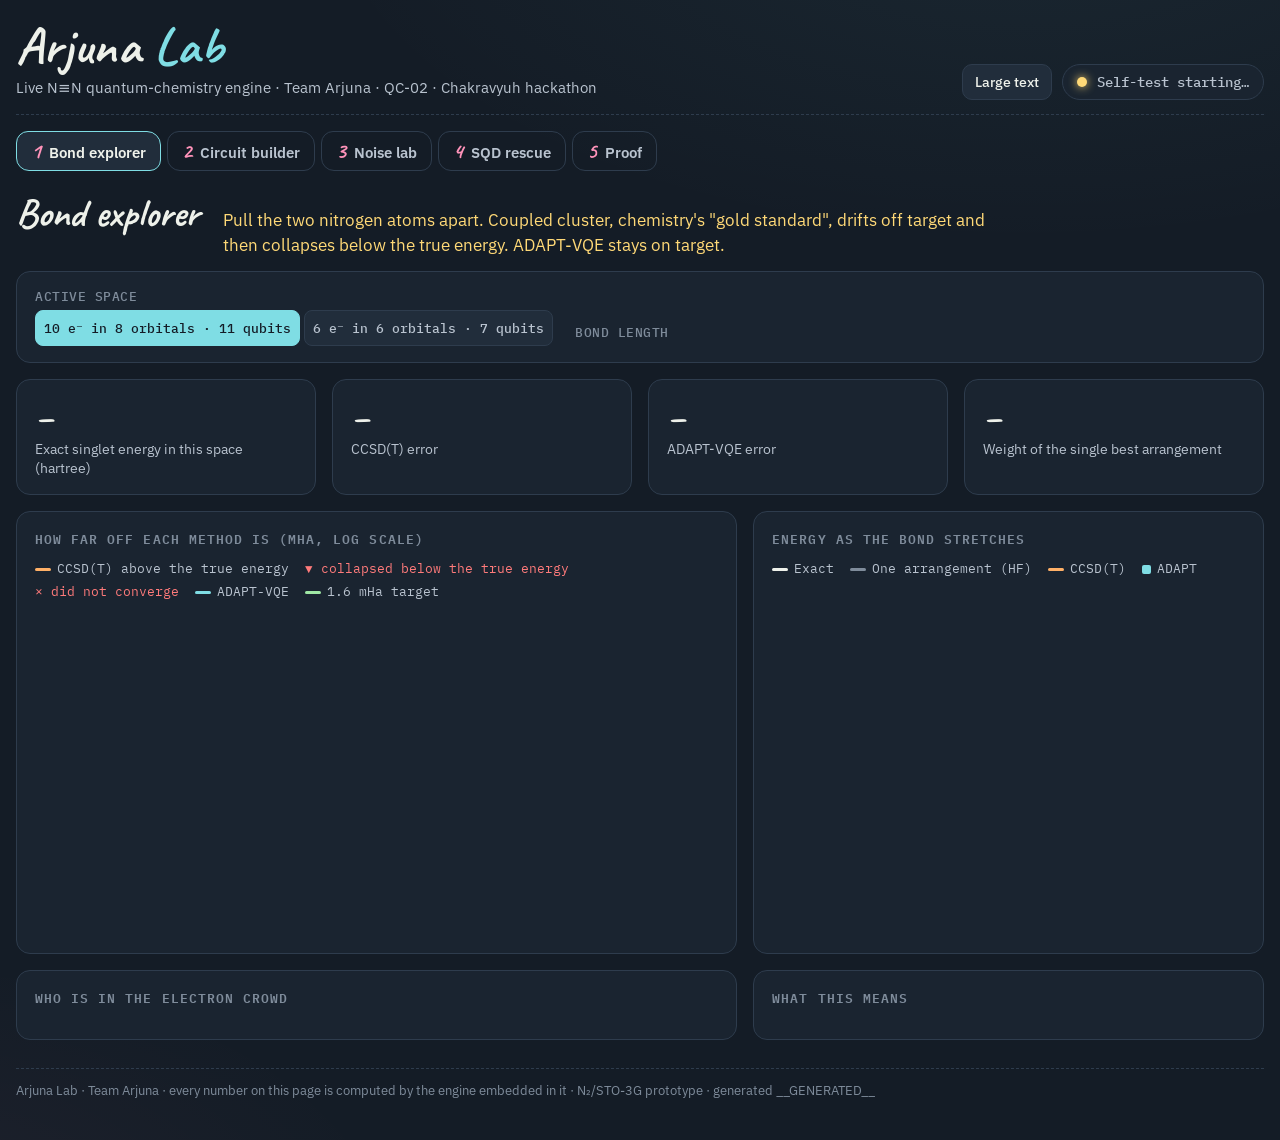
<file: lab/lab_template.html>
<!doctype html>
<html lang="en">
<head>
<meta charset="utf-8">
<meta name="viewport" content="width=device-width, initial-scale=1, viewport-fit=cover">
<title>Arjuna Lab</title>
<meta name="claude:viewport-fit-sides" content="cover">
<link rel="preconnect" href="https://fonts.googleapis.com">
<link rel="preconnect" href="https://fonts.gstatic.com" crossorigin>
<link rel="stylesheet" href="https://fonts.googleapis.com/css2?family=Caveat:wght@600;700&family=IBM+Plex+Sans:wght@300;400;500;600&family=IBM+Plex+Mono:wght@400;500&display=swap">
<style>
/* Layout: a lab notebook on a blackboard. Header with live self-test badge, five stations along the pipeline
   (explore → build → stress → rescue → prove), each = plain-words line, controls, live numbers, charts.
   Deliberately single-theme (blackboard), matching the Team Arjuna deck. */
:root {
  --board: #141c26;       /* page */
  --panel: #1a2430;       /* cards */
  --panel-2: #212d3b;     /* inputs, raised */
  --line: #2e3c4d;        /* hairlines */
  --chalk: #eef1ea;       /* text */
  --dim: #b9c3cf;         /* secondary text */
  --faint: #7f8c9b;       /* tertiary */
  --cyan: #7fdde4;        /* quantum / ADAPT */
  --pink: #ff93ba;        /* highlights, electrons */
  --yellow: #ffd977;      /* plain words */
  --orange: #ffb067;      /* classical, noise */
  --green: #9fe7a4;       /* verified, SQD, within target */
  --red: #ff7b7b;         /* failure state */
  --hand: "Caveat", "Segoe Print", "Bradley Hand", "Comic Sans MS", cursive;
  --sans: "IBM Plex Sans", "Segoe UI", system-ui, sans-serif;
  --mono: "IBM Plex Mono", ui-monospace, Menlo, Consolas, monospace;
  color-scheme: dark;
}
* { box-sizing: border-box; }
html, body { margin: 0; }
body {
  background: var(--board); color: var(--chalk); font: 400 16px/1.5 var(--sans);
  padding-left: max(16px, env(safe-area-inset-left, 0px)); padding-right: max(16px, env(safe-area-inset-right, 0px)); padding-block: 0 40px;
  background-image: radial-gradient(1200px 600px at 80% -10%, rgba(127,221,228,.06), transparent 60%), radial-gradient(900px 500px at -10% 110%, rgba(255,147,186,.05), transparent 60%);
  min-height: 100vh;
}
.wrap { max-width: 1280px; margin: 0 auto; }
header.top { display: flex; flex-wrap: wrap; align-items: flex-end; gap: 12px 24px; padding: 22px 0 14px; border-bottom: 1px dashed var(--line); }
.brand h1 { margin: 0; font: 700 52px/0.95 var(--hand); letter-spacing: .01em; }
.brand h1 span { color: var(--cyan); }
.brand p { margin: 6px 0 0; color: var(--dim); font-size: 15px; }
.badge { display: inline-flex; align-items: center; gap: 10px; padding: 8px 14px; border-radius: 999px; border: 1px solid var(--line); background: var(--panel); font: 500 14px var(--mono); color: var(--dim); cursor: pointer; }
.badge .dot { width: 10px; height: 10px; border-radius: 50%; background: var(--yellow); box-shadow: 0 0 10px var(--yellow); }
.badge.ok .dot { background: var(--green); box-shadow: 0 0 10px var(--green); }
.badge.bad .dot { background: var(--red); box-shadow: 0 0 10px var(--red); }
nav.tabs { display: flex; gap: 6px; margin: 16px 0 18px; overflow-x: auto; padding-bottom: 4px; }
nav.tabs button { flex: none; background: transparent; color: var(--dim); border: 1px solid var(--line); border-radius: 12px 14px 11px 13px; padding: 8px 14px; font: 600 15px var(--sans); cursor: pointer; display: flex; gap: 8px; align-items: baseline; }
nav.tabs button b { font: 700 22px/1 var(--hand); color: var(--pink); }
nav.tabs button[aria-selected="true"] { background: var(--panel-2); color: var(--chalk); border-color: var(--cyan); }
nav.tabs button:hover { border-color: var(--faint); }
section.station[hidden] { display: none !important; }
.intro { display: flex; flex-wrap: wrap; gap: 8px 24px; align-items: baseline; margin-bottom: 14px; }
.intro h2 { margin: 0; font: 700 40px/1 var(--hand); }
.intro p { margin: 0; color: var(--yellow); font-size: 16.5px; max-width: 780px; }
.grid { display: grid; gap: 16px; grid-template-columns: repeat(12, minmax(0, 1fr)); }
.card { background: var(--panel); border: 1px solid var(--line); border-radius: 14px; padding: 16px 18px; min-width: 0; }
.card h3 { margin: 0 0 10px; font: 600 13px var(--mono); letter-spacing: .08em; text-transform: uppercase; color: var(--faint); display: flex; justify-content: space-between; gap: 10px; }
.span-12 { grid-column: span 12; } .span-8 { grid-column: span 8; } .span-7 { grid-column: span 7; } .span-6 { grid-column: span 6; } .span-5 { grid-column: span 5; } .span-4 { grid-column: span 4; } .span-3 { grid-column: span 3; }
@media (max-width: 920px) { .span-8, .span-7, .span-6, .span-5, .span-4 { grid-column: span 12; } .span-3 { grid-column: span 6; } }
@media (max-width: 520px) { .span-3 { grid-column: span 12; } .brand h1 { font-size: 42px; } .intro h2 { font-size: 34px; } }
.controls { display: flex; flex-wrap: wrap; gap: 14px 22px; align-items: flex-end; }
.ctl { display: flex; flex-direction: column; gap: 6px; min-width: 0; }
.ctl label { font: 500 12.5px var(--mono); color: var(--faint); letter-spacing: .04em; text-transform: uppercase; }
.ctl output { font: 500 15px var(--mono); color: var(--chalk); }
input[type=range] { width: 260px; max-width: 100%; accent-color: var(--cyan); }
select, .btn { background: var(--panel-2); color: var(--chalk); border: 1px solid var(--line); border-radius: 10px; padding: 8px 12px; font: 500 14px var(--sans); }
.btn { cursor: pointer; }
.btn.primary { border-color: var(--cyan); color: var(--cyan); }
.btn:hover { border-color: var(--faint); }
.btn:disabled { opacity: .5; cursor: progress; }
button:focus-visible, select:focus-visible, input:focus-visible, .badge:focus-visible { outline: 2px dashed var(--yellow); outline-offset: 3px; }
.seg { display: flex; flex-wrap: wrap; gap: 4px; }
.seg button { background: var(--panel-2); color: var(--dim); border: 1px solid var(--line); border-radius: 8px; padding: 5px 8px; font: 500 13px var(--mono); cursor: pointer; font-variant-numeric: tabular-nums; }
.seg button[aria-pressed="true"] { border-color: var(--cyan); color: var(--board); background: var(--cyan); }
.kpi { display: flex; flex-direction: column; gap: 4px; }
.kpi .v { font: 700 40px/1 var(--hand); font-variant-numeric: tabular-nums; }
.kpi .v small { font: 500 15px var(--mono); color: var(--faint); margin-left: 6px; }
.kpi .k { font-size: 14px; color: var(--dim); line-height: 1.35; }
.pill { display: inline-block; font: 500 12px var(--mono); padding: 2px 8px; border-radius: 999px; border: 1px solid currentColor; vertical-align: middle; }
.ok { color: var(--green); } .warn { color: var(--orange); } .fail { color: var(--red); } .q { color: var(--cyan); } .hl { color: var(--pink); }
.note { font-size: 14px; color: var(--dim); line-height: 1.5; }
.note b { color: var(--chalk); font-weight: 500; }
.plain { border-left: 3px solid var(--yellow); padding: 4px 0 4px 12px; color: var(--chalk); font-size: 15px; }
svg.chart { width: 100%; height: auto; display: block; overflow: visible; }
svg.chart text { font: 12px var(--mono); fill: var(--faint); }
svg.chart .t-lbl { font: 600 13px var(--sans); }
svg.chart .grid line { stroke: var(--line); }
.legend { display: flex; flex-wrap: wrap; gap: 6px 16px; font: 12.5px var(--mono); color: var(--dim); margin-bottom: 6px; }
.legend i { display: inline-block; width: 16px; height: 3px; vertical-align: middle; margin-right: 6px; border-radius: 2px; }
table.t { width: 100%; border-collapse: collapse; font-size: 14px; }
table.t th { text-align: left; font: 500 12px var(--mono); color: var(--faint); text-transform: uppercase; letter-spacing: .05em; padding: 6px 8px 6px 0; border-bottom: 1px solid var(--line); }
table.t td { padding: 7px 8px 7px 0; border-bottom: 1px solid var(--line); vertical-align: top; }
table.t td.n { font-family: var(--mono); font-variant-numeric: tabular-nums; white-space: nowrap; }
.scroll-x { overflow-x: auto; }
.bricklist { max-height: 300px; overflow: auto; }
.bricklist tr.new td { color: var(--cyan); }
.spinner { display: inline-block; width: 14px; height: 14px; border: 2px solid var(--line); border-top-color: var(--cyan); border-radius: 50%; animation: spin .8s linear infinite; vertical-align: middle; }
@keyframes spin { to { transform: rotate(360deg); } }
.progress { height: 4px; background: var(--panel-2); border-radius: 4px; overflow: hidden; margin-top: 8px; }
.progress > div { height: 100%; width: 0; background: linear-gradient(90deg, var(--cyan), var(--pink)); transition: width .2s; }
.verdict { font: 700 28px/1.1 var(--hand); }
.det { display: inline-grid; grid-template-columns: repeat(6, 9px); gap: 2px; vertical-align: middle; margin-right: 8px; }
.det span { width: 9px; height: 9px; border-radius: 50%; border: 1px solid var(--faint); }
.det span.on { background: var(--cyan); border-color: var(--cyan); }
.det span.onb { background: var(--pink); border-color: var(--pink); }
.check { display: grid; grid-template-columns: 26px 1fr auto; gap: 6px 10px; align-items: baseline; padding: 6px 0; border-bottom: 1px solid var(--line); font-size: 14.5px; }
.check .s { font: 700 18px var(--mono); }
.check .d { font: 12.5px var(--mono); color: var(--faint); text-align: right; }
body.big { font-size: 18px; }
body.big svg.chart text { font-size: 15px; } body.big svg.chart .t-lbl { font-size: 15.5px; }
body.big .kpi .v { font-size: 50px; } body.big .kpi .k, body.big .note, body.big table.t { font-size: 16.5px; }
body.big .intro p { font-size: 19px; } body.big .legend { font-size: 14.5px; }
.seg button, .btn, nav.tabs button { min-height: 36px; }
svg.chart text { fill: var(--dim); }
footer { margin-top: 28px; color: var(--faint); font-size: 13px; border-top: 1px dashed var(--line); padding-top: 12px; }
@media (prefers-reduced-motion: reduce) { .spinner { animation: none; } .progress > div { transition: none; } }
</style>
</head>
<body>
<div class="wrap">
<header class="top">
  <div class="brand">
    <h1>Arjuna <span>Lab</span></h1>
    <p>Live N≡N quantum-chemistry engine · Team Arjuna · QC-02 · Chakravyuh hackathon</p>
  </div>
  <div style="margin-left:auto;display:flex;gap:10px;align-items:center;flex-wrap:wrap">
    <button class="btn" id="bigtext" type="button" aria-pressed="false">Large text</button>
    <button class="badge" id="badge" type="button" aria-label="Engine self-test status"><span class="dot"></span><span id="badge-t">Self-test starting…</span></button>
  </div>
</header>

<nav class="tabs" role="tablist" aria-label="Lab stations">
  <button role="tab" id="tab-explore" aria-controls="explore" aria-selected="true"><b>1</b>Bond explorer</button>
  <button role="tab" id="tab-build" aria-controls="build" aria-selected="false"><b>2</b>Circuit builder</button>
  <button role="tab" id="tab-noise" aria-controls="noise" aria-selected="false"><b>3</b>Noise lab</button>
  <button role="tab" id="tab-sqd" aria-controls="sqd" aria-selected="false"><b>4</b>SQD rescue</button>
  <button role="tab" id="tab-proof" aria-controls="proof" aria-selected="false"><b>5</b>Proof</button>
</nav>

<!-- 1 BOND EXPLORER -->
<section class="station" id="explore" role="tabpanel" aria-labelledby="tab-explore">
  <div class="intro"><h2>Bond explorer</h2><p>Pull the two nitrogen atoms apart. Coupled cluster, chemistry's "gold standard", drifts off target and then collapses below the true energy. ADAPT-VQE stays on target.</p></div>
  <div class="grid">
    <div class="card span-12"><div class="controls">
      <div class="ctl"><label>Active space</label><div class="seg" id="ex-space" role="group" aria-label="Active space"><button type="button" data-s="fv" aria-pressed="true">10 e⁻ in 8 orbitals · 11 qubits</button><button type="button" data-s="cas" aria-pressed="false">6 e⁻ in 6 orbitals · 7 qubits</button></div></div>
      <div class="ctl" style="flex:1;min-width:260px"><label>Bond length</label><div class="seg" id="ex-seg" role="group" aria-label="Bond length"></div></div>
    </div></div>
    <div class="card span-3"><div class="kpi"><span class="v" id="k-exact">–</span><span class="k" id="k-exact-k">Exact singlet energy in this space (hartree)</span></div></div>
    <div class="card span-3"><div class="kpi"><span class="v" id="k-cc">–</span><span class="k" id="k-cc-k">CCSD(T) error</span></div></div>
    <div class="card span-3"><div class="kpi"><span class="v" id="k-ad">–</span><span class="k" id="k-ad-k">ADAPT-VQE error</span></div></div>
    <div class="card span-3"><div class="kpi"><span class="v" id="k-hf">–</span><span class="k" id="k-hf-k">Weight of the single best arrangement</span></div></div>
    <div class="card span-7"><h3>How far off each method is (mHa, log scale) <span id="ex-rl"></span></h3>
      <div class="legend"><span><i style="background:var(--orange)"></i>CCSD(T) above the true energy</span><span style="color:var(--red)">▼ collapsed below the true energy</span><span style="color:var(--red)">× did not converge</span><span><i style="background:var(--cyan)"></i>ADAPT-VQE</span><span><i style="background:var(--green)"></i>1.6 mHa target</span></div>
      <svg class="chart" id="ch-err" viewBox="0 0 700 340" role="img" aria-label="Errors on a log scale"></svg></div>
    <div class="card span-5"><h3>Energy as the bond stretches</h3>
      <div class="legend"><span><i style="background:var(--chalk)"></i>Exact</span><span><i style="background:var(--faint)"></i>One arrangement (HF)</span><span><i style="background:var(--orange)"></i>CCSD(T)</span><span><i style="background:var(--cyan);height:9px;width:9px"></i>ADAPT</span></div>
      <svg class="chart" id="ch-pes" viewBox="0 0 480 340" role="img" aria-label="Potential energy curves"></svg></div>
    <div class="card span-7"><h3>Who is in the electron crowd</h3>
      <div id="ex-crowd"></div>
      <p class="note" style="margin-top:8px" id="ex-crowd-note"></p></div>
    <div class="card span-5"><h3>What this means</h3><div id="ex-story" class="note"></div></div>
  </div>
</section>

<!-- 2 CIRCUIT BUILDER -->
<section class="station" id="build" role="tabpanel" aria-labelledby="tab-build" hidden>
  <div class="intro"><h2>Circuit builder</h2><p>ADAPT-VQE adds one "brick" (an electron move) at a time, always the one that lowers the energy most. Slide to build the circuit; the energy is recomputed live in your browser.</p></div>
  <div class="grid">
    <div class="card span-12"><div class="controls">
      <div class="ctl" style="min-width:260px;flex:1"><label>Bond length</label><div class="seg" id="bd-seg" role="group" aria-label="Bond length"></div></div>
      <div class="ctl"><label for="bd-k">Bricks in the circuit: <output id="bd-kv">0</output></label><input type="range" id="bd-k" min="0" max="10" value="0"></div>
      <div class="ctl" style="flex-direction:row;gap:8px"><button class="btn" id="bd-minus" type="button" aria-label="Remove one brick">−1</button><button class="btn" id="bd-plus" type="button" aria-label="Add one brick">+1</button><button class="btn primary" id="bd-play" type="button">▶ Build it</button><button class="btn" id="bd-jump" type="button">Jump to 1.6 mHa</button></div>
    </div></div>
    <div class="card span-3"><div class="kpi"><span class="v q" id="bd-e">–</span><span class="k">Energy measured from the circuit (hartree)</span></div></div>
    <div class="card span-3"><div class="kpi"><span class="v" id="bd-err">–</span><span class="k" id="bd-err-k">Error vs exact</span></div></div>
    <div class="card span-3"><div class="kpi"><span class="v" id="bd-cx">–</span><span class="k">CNOT gates (two-qubit, noisiest)</span></div></div>
    <div class="card span-3"><div class="kpi"><span class="v" id="bd-1q">–</span><span class="k">Single-qubit gates</span></div></div>
    <div class="card span-7"><h3>Error as bricks are added (log scale)</h3><svg class="chart" id="ch-conv" viewBox="0 0 700 300" role="img" aria-label="ADAPT convergence"></svg></div>
    <div class="card span-5"><h3>Bricks added so far</h3><div class="bricklist"><table class="t"><thead><tr><th>#</th><th>Electron move</th><th>Angle θ</th></tr></thead><tbody id="bd-list"></tbody></table></div></div>
    <div class="card span-12"><h3>Circuit sketch <span class="note" style="text-transform:none;letter-spacing:0">each box is one brick acting on the qubits it touches</span></h3><div class="scroll-x"><svg id="ch-circ" height="230" role="img" aria-label="Circuit sketch"></svg></div></div>
  </div>
</section>

<!-- 3 NOISE LAB -->
<section class="station" id="noise" role="tabpanel" aria-labelledby="tab-noise" hidden>
  <div class="intro"><h2>Noise lab</h2><p>Real chips make mistakes. Choose how noisy the hardware is and run the circuit through an exact noise simulation, then try the standard fixes.</p></div>
  <div class="grid">
    <div class="card span-12"><div class="controls">
      <div class="ctl" style="min-width:240px"><label>Bond length (7-qubit cases)</label><div class="seg" id="nz-seg" role="group" aria-label="Bond length"></div></div>
      <div class="ctl"><label for="nz-k">Circuit depth: <output id="nz-kv"></output> bricks</label><input type="range" id="nz-k" min="1" max="10" value="5"></div>
      <div class="ctl"><label for="nz-r2">Two-qubit gate error: <output id="nz-r2v"></output></label><input type="range" id="nz-r2" min="-6" max="-2" step="0.01" value="-2.52"></div>
      <div class="ctl"><label for="nz-ro">Readout error: <output id="nz-rov"></output></label><input type="range" id="nz-ro" min="0" max="0.05" step="0.0025" value="0.015"></div>
      <div class="ctl" style="flex-direction:row;gap:8px"><button class="btn" type="button" id="nz-today">Today's chips</button><button class="btn" type="button" id="nz-future">Future chips</button></div>
    </div><div class="progress" aria-hidden="true"><div id="nz-prog"></div></div></div>
    <div class="card span-4"><h3>Verdict <span id="nz-spin"></span></h3><div class="verdict" id="nz-verdict">–</div><p class="note" id="nz-vnote"></p></div>
    <div class="card span-8"><h3>Error after each fix (mHa, log scale)</h3><svg class="chart" id="ch-abl" viewBox="0 0 760 270" role="img" aria-label="Mitigation results"></svg></div>
    <div class="card span-6"><h3>How zero-noise extrapolation works</h3><svg class="chart" id="ch-zne" viewBox="0 0 600 300" role="img" aria-label="Zero-noise extrapolation"></svg>
      <p class="note">We run the circuit at 1×, 3× and 5× the noise (by repeating each CNOT), then draw the trend back to zero noise. It only works while the signal is still visible.</p></div>
    <div class="card span-6"><h3>What gate quality chemistry needs</h3>
      <div class="legend"><span><i style="background:var(--faint)"></i>readout fix only</span><span><i style="background:var(--cyan)"></i>+ ZNE, 1.098 Å</span><span><i style="background:var(--pink)"></i>+ ZNE, 2.10 Å</span><span><i style="background:var(--yellow);height:9px;width:9px"></i>your setting</span></div>
      <svg class="chart" id="ch-sweep" viewBox="0 0 600 280" role="img" aria-label="Error versus gate error"></svg></div>
    <div class="card span-12"><h3>Numbers</h3><div class="scroll-x"><table class="t" id="nz-table"></table></div></div>
  </div>
</section>

<!-- 4 SQD -->
<section class="station" id="sqd" role="tabpanel" aria-labelledby="tab-sqd" hidden>
  <div class="intro"><h2>SQD rescue</h2><p>Use the noisy chip only to find which electron arrangements matter, then solve exactly inside them on a normal computer. The fair test: with the same budget of arrangements, does the chip pick better ones than chance?</p></div>
  <div class="grid">
    <div class="card span-12"><div class="controls">
      <div class="ctl"><label for="sq-sys">Problem</label><select id="sq-sys"></select></div>
      <div class="ctl"><label for="sq-k">Circuit depth: <output id="sq-kv"></output> bricks</label><input type="range" id="sq-k" min="1" max="8" value="4"></div>
      <div class="ctl"><label for="sq-r2">Two-qubit gate error: <output id="sq-r2v"></output></label><input type="range" id="sq-r2" min="-5" max="-1.7" step="0.01" value="-2.52"></div>
      <div class="ctl"><label for="sq-shots">Shots</label><select id="sq-shots"><option>300</option><option>1000</option><option selected>3000</option></select></div>
      <div class="ctl" style="flex-direction:row;gap:8px"><button class="btn primary" id="sq-run" type="button">▶ Sample &amp; solve</button><button class="btn" id="sq-repro" type="button">Reproduce slide</button></div>
    </div><div class="progress" aria-hidden="true"><div id="sq-prog"></div></div></div>
    <div class="card span-12"><div class="controls">
      <div class="ctl" style="flex:1;min-width:280px"><label for="sq-budget">Budget: keep the <output id="sq-bv"></output> most frequent orbital patterns</label><input type="range" id="sq-budget" min="0" max="10" value="5" style="width:100%"></div>
      <div class="ctl"><label>Subspace solved exactly</label><output id="sq-frac">–</output></div>
    </div></div>
    <div class="card span-3"><div class="kpi"><span class="v" id="sq-err">–</span><span class="k">Chip-guided SQD error</span></div></div>
    <div class="card span-3"><div class="kpi"><span class="v" id="sq-rnd">–</span><span class="k">Random picks, same budget</span></div></div>
    <div class="card span-3"><div class="kpi"><span class="v" id="sq-cls">–</span><span class="k">Classical ranking (fewest excitations from HF), same budget</span></div></div>
    <div class="card span-3"><div class="kpi"><span class="v" id="sq-adv">–</span><span class="k" id="sq-adv-k">Chip vs random at this budget</span></div></div>
    <div class="card span-7"><h3>Error vs share of the space solved (mHa, log)</h3>
      <div class="legend"><span><i style="background:var(--green)"></i>chip samples (noisy)</span><span><i style="background:var(--orange)"></i>random bitstrings</span><span><i style="background:var(--faint)"></i>classical ranking</span><span><i style="background:var(--yellow);height:9px;width:9px"></i>your budget</span></div>
      <svg class="chart" id="ch-sq" viewBox="0 0 700 320" role="img" aria-label="SQD error versus subspace fraction"></svg></div>
    <div class="card span-5"><h3>Read this before quoting a number</h3><div class="note" id="sq-honest">
      <p class="plain">This toy space has only <b id="sq-space">3,136</b> arrangements. Without a budget, a few hundred random bitstrings already cover all of it and SQD becomes trivially exact.</p>
      <p>So we compare at a fixed budget. SQD's value is choosing the right arrangements; the quantum advantage regime is spaces far too large to cover, like IBM's 58–77-qubit SQD runs.</p>
      <p id="sq-extra"></p></div></div>
    <div class="card span-6"><h3>Most frequent measurement results</h3><div id="sq-hist" class="note">Press “Sample &amp; solve”.</div></div>
    <div class="card span-6"><h3>How the rescue works</h3><svg class="chart" id="ch-flow" viewBox="0 0 1200 150" role="img" aria-label="SQD flow"></svg></div>
  </div>
</section>

<!-- 5 PROOF -->
<section class="station" id="proof" role="tabpanel" aria-labelledby="tab-proof" hidden>
  <div class="intro"><h2>Proof</h2><p>This page recomputes the physics live. Every check below runs in your browser and compares against the verified Python engine.</p></div>
  <div class="grid">
    <div class="card span-7"><h3>Live self-test <button class="btn" id="pf-run" type="button" style="font-size:12px;padding:4px 10px">Run again</button></h3><div id="pf-list"></div></div>
    <div class="card span-5"><h3>What is simulated, honestly</h3><div class="note">
      <p><b>Molecule:</b> N₂ in the STO-3G basis. CAS(6e,6o) active space on frozen-core Hartree–Fock orbitals; full valence (10e,8o) for the SQD demo.</p>
      <p><b>Quantum part:</b> exact simulation of the circuits a quantum chip would run. Tapered to 7 qubits (11 for full valence).</p>
      <p><b>Noise model:</b> depolarising errors on every gate plus readout flips, at a gate error you choose. Real chips also have crosstalk and drift.</p>
      <p><b>Gate counts:</b> one CNOT ladder per Pauli string with all-to-all wiring, so they are upper bounds on the ansatz.</p>
      <p><b>Known limit:</b> at 2.4 Å and 3.0 Å our orbital tracking loses one symmetry, so those points taper to 9–10 qubits instead of 7.</p>
      <p><b>Data:</b> integrals, Hamiltonians and ADAPT circuits come from <span class="mono">scripts/export_lab.py</span>; reference values from the Python test suite.</p>
    </div></div>
  </div>
</section>

<footer>Arjuna Lab · Team Arjuna · every number on this page is computed by the engine embedded in it · N₂/STO-3G prototype · generated __GENERATED__</footer>
</div>

<script id="engine">
__ENGINE__
</script>
<script>
const DATA = __DATA__;
const EXTRA = __EXTRA__;
const E = self.QEngine;
const $ = id => document.getElementById(id);
const NS = "http://www.w3.org/2000/svg";
const CHEM = 1.6;
const ORB = ["b1", "b2", "b3", "a1", "a2", "a3"];
const fmtE = v => v.toFixed(6);
const mHa = v => 1e3 * v;
const fmtErr = (v, digits) => { const a = Math.abs(v); return (a >= 1000 ? a.toLocaleString("en-US", { maximumFractionDigits: 0 }) : a >= 100 ? a.toFixed(0) : a >= 10 ? a.toFixed(1) : a.toFixed(digits ?? 2)); };
const cls = v => (Math.abs(v) <= CHEM ? "ok" : Math.abs(v) <= 10 * CHEM ? "warn" : "fail");
const sup = n => String(n).replace(/-/g, "⁻").replace(/\d/g, d => "⁰¹²³⁴⁵⁶⁷⁸⁹"[d]);
const sci = v => { if (v === 0) return "0"; const e = Math.floor(Math.log10(v)), m = v / 10 ** e; return (Math.abs(m - 1) < 1e-9 ? "" : m.toFixed(1) + " × ") + "10" + sup(e); };

/* ---------------- worker: heavy simulations off the main thread ---------------- */
const HANDLER_SRC = `
function HANDLE(type, p, prog) {
  const E = self.QEngine;
  if (type === "noise") {
    const gates = E.rotationGates(E.adaptRotations(p.adapt, p.k), p.n);
    prog(.05); const r = E.noiseExperiment(gates, p.n, p.ref, p.H, p.noise);
    return Object.assign(r, { gates: E.countGates(gates) });
  }
  if (type === "sqd") {
    const gates = E.rotationGates(E.adaptRotations(p.adapt, p.k), p.n);
    const samples = E.sampleNoisy(gates, p.n, p.ref, p.noise, p.shots, { seed: p.seed, onProgress: f => prog(.6 * f) });
    const full = Array.from(samples, b => E.untaper(p.taper, b));
    const rnd = Array.from(E.randomTapered(p.n, p.shots, p.seed + 7919), b => E.untaper(p.taper, b));
    const chip = E.rankStrings(p.prob, full), rand = E.rankStrings(p.prob, rnd), cls = E.hfRanked(p.prob);
    const curve = [];
    p.Ks.forEach((K, i) => {
      const row = { K, dets: K * K };
      row.chip = K <= chip.length ? E.cappedEnergy(p.prob, chip, K).energy : null;
      row.random = K <= rand.length ? E.cappedEnergy(p.prob, rand, K).energy : null;
      row.classical = E.cappedEnergy(p.prob, cls, K).energy;
      curve.push(row); prog(.6 + .38 * (i + 1) / p.Ks.length);
    });
    const counts = {}; for (const b of full) counts[b] = (counts[b] || 0) + 1;
    const top = Object.entries(counts).sort((a, b) => b[1] - a[1]).slice(0, 12).map(([b, c]) => [+b, c]);
    const good = full.filter(v => { const m = (1 << p.prob.n_orb) - 1; return E.popcount(v & m) === p.prob.n_alpha && E.popcount((v >>> p.prob.n_orb) & m) === p.prob.n_beta; }).length / full.length;
    return { curve, top, cx: E.countGates(gates).cx, nChip: chip.length, nRand: rand.length, good };
  }
  if (type === "selftest-noise") {
    return p.checks.map((c, i) => { const gates = E.rotationGates(E.adaptRotations(c.adapt, c.k), c.n); const r = E.noiseExperiment(gates, c.n, c.ref, c.H, c.noise); prog((i + 1) / p.checks.length); return Math.max(...["raw", "rem", "zne_lin", "zne_rich"].map(k => Math.abs(r[k] - c.ref_vals[k]))); });
  }
  throw new Error("unknown job " + type);
}`;
const WORKER_SRC = $("engine").textContent + HANDLER_SRC + `
self.onmessage = e => { const { id, type, p } = e.data; try { const result = HANDLE(type, p, f => self.postMessage({ id, progress: f })); self.postMessage({ id, result }); } catch (err) { self.postMessage({ id, error: String(err && err.message || err) }); } };`;
const LOCAL_HANDLE = new Function(HANDLER_SRC + "; return HANDLE;")();
const pending = {}; let jobId = 0;
function makeWorker() {
  try {
    const w = new Worker(URL.createObjectURL(new Blob([WORKER_SRC], { type: "text/javascript" })));
    w.onmessage = e => { const { id, progress, result, error } = e.data, h = pending[id]; if (!h) return; if (progress !== undefined) { h.onProgress && h.onProgress(progress); return; } delete pending[id]; error ? h.reject(new Error(error)) : h.resolve(result); };
    w.onerror = () => { w.dead = true; Object.entries(pending).forEach(([id, h]) => { if (h.w === w) h.retry(); }); };
    return w;
  } catch (e) { return null; }
}
const workers = { ui: makeWorker(), test: makeWorker() };
function runLocal(type, p, onProgress) { return new Promise((res, rej) => setTimeout(() => { try { res(LOCAL_HANDLE(type, p, f => onProgress && onProgress(f))); } catch (err) { rej(err); } }, 30)); }
function runJob(type, p, onProgress, which) {
  const w = workers[which || "ui"];
  if (!w || w.dead) return runLocal(type, p, onProgress);
  return new Promise((resolve, reject) => { const id = ++jobId; pending[id] = { w, resolve, reject, onProgress, retry: () => { delete pending[id]; runLocal(type, p, onProgress).then(resolve, reject); } }; w.postMessage({ id, type, p }); });
}

/* ---------------- tiny SVG chart kit ---------------- */
function el(tag, attrs, parent) { const e = document.createElementNS(NS, tag); for (const k in attrs) e.setAttribute(k, attrs[k]); if (parent) parent.appendChild(e); return e; }
const lin = (d0, d1, r0, r1) => v => r0 + (v - d0) / (d1 - d0) * (r1 - r0);
const lg = (d0, d1, r0, r1) => { const a = Math.log10(d0), b = Math.log10(d1); return v => r0 + (Math.log10(Math.max(v, d0 * 1e-3)) - a) / (b - a) * (r1 - r0); };
const css = n => getComputedStyle(document.documentElement).getPropertyValue(n).trim();
function frame(svg, o) {
  svg.innerHTML = ""; const W = svg.viewBox.baseVal.width, H = svg.viewBox.baseVal.height, m = Object.assign({ l: 64, r: 16, t: 14, b: 40 }, o.m || {});
  const x = (o.xlog ? lg : lin)(o.x[0], o.x[1], m.l, W - m.r), y = (o.ylog ? lg : lin)(o.y[0], o.y[1], H - m.b, m.t);
  const g = el("g", { class: "grid" }, svg);
  (o.yt || []).forEach(v => { el("line", { x1: m.l, x2: W - m.r, y1: y(v), y2: y(v) }, g); const t = el("text", { x: m.l - 8, y: y(v) + 4, "text-anchor": "end" }, svg); t.textContent = o.yf ? o.yf(v) : v; });
  (o.xt || []).forEach(v => { const t = el("text", { x: x(v), y: H - m.b + 18, "text-anchor": "middle" }, svg); t.textContent = o.xf ? o.xf(v) : v; });
  el("line", { x1: m.l, x2: W - m.r, y1: H - m.b, y2: H - m.b, stroke: css("--faint") }, svg);
  if (o.xl) { const t = el("text", { x: (m.l + W - m.r) / 2, y: H - 6, "text-anchor": "middle" }, svg); t.textContent = o.xl; }
  return { x, y, W, H, m, svg };
}
function path(f, pts, color, o = {}) { if (pts.length < 2) return; el("path", { d: "M" + pts.map(p => `${f.x(p[0]).toFixed(1)} ${f.y(p[1]).toFixed(1)}`).join("L"), fill: "none", stroke: color, "stroke-width": o.w || 2.4, "stroke-dasharray": o.dash || "", "stroke-linejoin": "round", "stroke-linecap": "round", opacity: o.op ?? 1 }, f.svg); }
function dots(f, pts, color, o = {}) { pts.forEach(p => { if (o.square) el("rect", { x: f.x(p[0]) - 6, y: f.y(p[1]) - 6, width: 12, height: 12, fill: "none", stroke: color, "stroke-width": 2.2 }, f.svg); else el("circle", { cx: f.x(p[0]), cy: f.y(p[1]), r: o.r || 4, fill: color }, f.svg); }); }
function hline(f, v, color, label, o = {}) { el("line", { x1: f.m.l, x2: f.W - f.m.r, y1: f.y(v), y2: f.y(v), stroke: color, "stroke-dasharray": "4 5", "stroke-width": 1.6 }, f.svg); if (label) { const t = el("text", { x: o.left ? f.m.l + 6 : f.W - f.m.r - 4, y: f.y(v) + (o.below ? 15 : -6), "text-anchor": o.left ? "start" : "end", class: "t-lbl", fill: color }, f.svg); t.textContent = label; } }
function vline(f, v, color) { el("line", { x1: f.x(v), x2: f.x(v), y1: f.m.t, y2: f.H - f.m.b, stroke: color, "stroke-width": 1.5, "stroke-dasharray": "2 4" }, f.svg); }
function band(f, y0, y1, color, op) { el("rect", { x: f.m.l, y: f.y(y1), width: f.W - f.m.r - f.m.l, height: Math.max(f.y(y0) - f.y(y1), 0), fill: color, opacity: op || .1 }, f.svg); }
function label(f, xv, yv, s, color, o = {}) { const t = el("text", { x: f.x(xv) + (o.dx || 0), y: f.y(yv) + (o.dy || 0), "text-anchor": o.anchor || "start", class: "t-lbl", fill: color }, f.svg); t.textContent = s; return t; }

/* ---------------- shared state ---------------- */
const C = DATA.cas, F = DATA.fv;
const S = { exI: 2, bdI: 2, bdK: 0, nzI: 2, playing: null, space: "fv" };
const sevenQ = C.map((c, i) => [c, i]).filter(([c]) => c.taper.n === 7).map(([, i]) => i);
function segButtons(container, idxs, cur, onPick) {
  container.innerHTML = "";
  idxs.forEach(i => { const b = document.createElement("button"); b.type = "button"; b.textContent = C[i].r.toFixed(C[i].r === 1.098 ? 3 : 2) + " Å"; b.setAttribute("aria-pressed", i === cur ? "true" : "false"); b.addEventListener("click", () => onPick(i)); container.appendChild(b); });
}
const pressSeg = (container, idxs, cur) => [...container.children].forEach((b, j) => b.setAttribute("aria-pressed", idxs[j] === cur ? "true" : "false"));
function moveLabel(lab, nOrb) {
  const m = lab.match(/^([sd]) (.+)->(.+)$/); if (!m) return lab;
  const parse = s => [...s.matchAll(/([ab])(\d+)/g)].map(q => ({ spin: q[1] === "a" ? "↑" : "↓", o: (+q[2]) % nOrb }));
  const from = parse(m[2]), to = parse(m[3]), name = o => nOrb === 6 ? ORB[o] : "o" + (o + 1);
  return (m[1] === "s" ? "1 electron: " : "2 electrons: ") + from.map(f => name(f.o) + f.spin).join(" ") + " → " + to.map(f => name(f.o) + f.spin).join(" ");
}

/* ---------------- station 1 ---------------- */
const FVC = DATA.fv_curve;
function exRow(space, i) {
  if (space === "cas") { const c = C[i]; return { r: c.r, exact: c.exact, hf: c.hf, cc: c.ccsd_t, adapt: c.adapt.energies[c.adapt.energies.length - 1], k: c.k_chem_acc, cx: c.gates_at_k ? c.gates_at_k.cx : null, wf: c.wf, q: c.taper.n, nOrb: 6, nA: 3 }; }
  const f = FVC[i]; return { r: f.r, exact: f.exact, hf: f.hf, cc: f.ccsd_t, adapt: f.adapt_final, k: f.k_chem_acc, cx: f.cx_at_k, wf: f.wf, q: f.qubits_tapered, nOrb: 8, nA: 5 };
}
function ccState(row) { if (row.cc === null || row.cc === undefined) return { kind: "nc" }; const e = mHa(row.cc - row.exact); return e < -CHEM ? { kind: "collapse", e } : { kind: Math.abs(e) <= CHEM ? "ok" : "over", e }; }
function drawExplore() {
  const sp = S.space, rows = C.map((_, i) => exRow(sp, i)), c = rows[S.exI];
  pressSeg($("ex-seg"), [...C.keys()], S.exI);
  [...$("ex-space").children].forEach(b => b.setAttribute("aria-pressed", b.dataset.s === sp ? "true" : "false"));
  $("k-exact").textContent = fmtE(c.exact);
  $("k-exact-k").textContent = `Exact singlet energy, ${sp === "fv" ? "10 electrons in 8 orbitals" : "6 electrons in 6 orbitals"} (hartree)`;
  const st = ccState(c);
  if (st.kind === "nc") { $("k-cc").innerHTML = `<span class="fail">no answer</span>`; $("k-cc-k").textContent = "CCSD(T): the equations did not converge"; }
  else if (st.kind === "collapse") { $("k-cc").innerHTML = `<span class="fail">−${fmtErr(st.e)}</span><small>mHa</small>`; $("k-cc-k").textContent = "CCSD(T) collapsed BELOW the true energy: an unphysical answer"; }
  else { $("k-cc").innerHTML = `<span class="${cls(st.e)}">+${fmtErr(st.e)}</span><small>mHa</small>`; $("k-cc-k").textContent = "CCSD(T) error " + (st.kind === "ok" ? "(within target)" : `(${(st.e / CHEM).toFixed(1)}× the 1.6 mHa budget)`); }
  if (sp === "cas") $("k-cc-k").textContent += " · in this small space the (T) term is exactly zero, so this is CCSD";
  const ea = mHa(c.adapt - c.exact);
  $("k-ad").innerHTML = `<span class="${cls(ea)}">${fmtErr(ea, 4)}</span><small>mHa</small>`;
  $("k-ad-k").textContent = c.k ? `ADAPT-VQE error at convergence · first within 1.6 mHa after ${c.k} bricks (${c.cx.toLocaleString("en-US")} CNOTs, ${c.q} qubits)` : "ADAPT-VQE error";
  $("k-hf").innerHTML = `${(100 * c.wf.hf_weight).toFixed(1)}<small>%</small>`;
  $("k-hf-k").textContent = `Weight of the single best (Hartree–Fock) arrangement · ${c.wf.n_over_1pct} arrangements above 1%`;
  $("ex-rl").textContent = `R = ${c.r} Å`;
  { const f = frame($("ch-err"), { x: [.85, 3.05], y: [1e-4, 1000], ylog: true, yt: [1e-3, 1e-1, 10, 1000], yf: v => v >= 1 ? v.toLocaleString("en-US") : sci(v), xt: [1, 1.5, 2, 2.5, 3], xf: v => v.toFixed(1) + " Å", xl: "N–N distance", m: { l: 58 } });
    band(f, 1e-4, CHEM, css("--green"), .08); hline(f, CHEM, css("--green"), "1.6 mHa target", { below: true });
    const over = rows.filter(q => ccState(q).kind === "ok" || ccState(q).kind === "over").map(q => [q.r, Math.max(Math.abs(mHa(q.cc - q.exact)), 1.1e-4)]);
    path(f, over, css("--orange"), { w: 2.4 }); dots(f, over, css("--orange"), { r: 4.5 });
    rows.forEach(q => { const s = ccState(q); if (s.kind === "collapse") { const x = f.x(q.r), y = f.y(Math.min(Math.abs(s.e), 900)); el("path", { d: `M${x - 7} ${y - 6}L${x + 7} ${y - 6}L${x} ${y + 7}Z`, fill: css("--red") }, f.svg); }
      if (s.kind === "nc") { const t = el("text", { x: f.x(q.r), y: f.y(500) + 6, "text-anchor": "middle", fill: css("--red"), style: "font:700 18px var(--mono)" }, f.svg); t.textContent = "×"; } });
    const ad = rows.map(q => [q.r, Math.max(mHa(q.adapt - q.exact), 1.1e-4)]); path(f, ad, css("--cyan"), { w: 2.4 }); dots(f, ad, css("--cyan"));
    vline(f, c.r, css("--pink")); }
  { const lo = Math.min(...rows.map(q => q.exact)) - .05, hi = Math.max(...rows.map(q => q.hf)) + .05;
    const f = frame($("ch-pes"), { x: [.85, 3.05], y: [lo, hi], yt: niceTicks(lo, hi), yf: v => v.toFixed(1), xt: [1, 2, 3], xf: v => v.toFixed(0) + " Å", m: { l: 60 } });
    path(f, rows.map(q => [q.r, q.hf]), css("--faint"), { w: 2 }); path(f, rows.map(q => [q.r, q.exact]), css("--chalk"), { w: 2.6 });
    const ccp = rows.filter(q => q.cc !== null && q.cc !== undefined).map(q => [q.r, q.cc]); dots(f, ccp, css("--orange"), { r: 3.5 });
    dots(f, rows.map(q => [q.r, q.adapt]), css("--cyan"), { square: true }); vline(f, c.r, css("--pink")); }
  { const n = c.nOrb, top = c.wf.top, hfBits = ((1 << c.nA) - 1) * (1 + (1 << n));
    $("ex-crowd").innerHTML = top.map(([b, w]) => { const cells = []; for (let s = 0; s < 2; s++) for (let q = 0; q < n; q++) cells.push(`<span class="${(b >> (q + s * n)) & 1 ? (s ? "onb" : "on") : ""}"></span>`);
      const isHF = b === hfBits;
      return `<div style="display:grid;grid-template-columns:auto 1fr 70px;gap:10px;align-items:center;margin:4px 0"><span class="det" style="grid-template-columns:repeat(${n},9px)">${cells.join("")}</span><div style="height:12px;background:var(--panel-2);border-radius:6px;overflow:hidden"><div style="height:100%;width:${Math.max(100 * w, .6)}%;background:${isHF ? "var(--cyan)" : "var(--pink)"}"></div></div><span style="font:500 13px var(--mono);text-align:right">${(100 * w).toFixed(w < .01 ? 2 : 1)}%</span></div>`; }).join("");
    $("ex-crowd-note").textContent = `Each row is one way to seat the ${2 * c.nA} electrons in ${n} orbitals (top row spin ↑, bottom row spin ↓; lower-energy orbitals on the left). Blue = the Hartree–Fock arrangement. Bars are its share of the exact wavefunction.`; }
  { const hf = 100 * c.wf.hf_weight;
    const ccTxt = st.kind === "nc" ? "<b class='fail'>does not converge</b>" : st.kind === "collapse" ? `<b class='fail'>collapses ${fmtErr(st.e)} mHa below the true energy</b>, which no correct method can do` : st.kind === "ok" ? "is within the target" : `is off by <b class='${cls(st.e)}'>${fmtErr(st.e)} mHa</b>, ${(st.e / CHEM).toFixed(1)}× the budget`;
    $("ex-story").innerHTML = `<p class="plain">${hf > 80 ? "One arrangement dominates here, so classical shortcuts mostly work." : hf > 40 ? "Several arrangements now share the wavefunction. Single-reference methods start to drift." : "No single arrangement dominates any more: strong (static) correlation."}</p>
      <p>CCSD(T) ${ccTxt}. ADAPT-VQE ${c.k ? `reaches 1.6 mHa with <b>${c.k} bricks</b> on <b>${c.q} qubits</b>` : "is shown at convergence"}.</p>
      <p class="note">Honest scope: the exact answer here is classical (${c.wf.sector_dim.toLocaleString("en-US")} arrangements). Multireference classical methods (CASSCF, NEVPT2, DMRG) also handle this; the point is the trend as spaces grow (4.3 billion arrangements for N₂ in a realistic basis).</p>`; }
}

/* ---------------- station 2 ---------------- */
function drawBuild(fromSlider) {
  const c = C[S.bdI], n = c.adapt.ops.length;
  pressSeg($("bd-seg"), [...C.keys()], S.bdI);
  const kEl = $("bd-k"); kEl.max = n; if (!fromSlider) kEl.value = S.bdK; $("bd-kv").textContent = S.bdK;
  const rots = E.adaptRotations(c.adapt, S.bdK), st = E.prepare(c.taper.n, c.taper.ref_bits, rots), e = E.energySV(st, c.H), err = mHa(e - c.exact);
  const g = E.countGates(E.rotationGates(rots, c.taper.n));
  $("bd-e").textContent = fmtE(e);
  $("bd-err").innerHTML = `<span class="${cls(err)}">${fmtErr(err, 3)}</span><small>mHa</small>`;
  $("bd-err-k").textContent = Math.abs(err) <= CHEM ? "Within chemical accuracy ✓" : `Error vs exact · ${(err / CHEM).toFixed(1)}× the 1.6 mHa budget`;
  $("bd-cx").textContent = g.cx.toLocaleString("en-US"); $("bd-1q").textContent = g["1q"].toLocaleString("en-US");
  const f = frame($("ch-conv"), { x: [0, Math.max(n, 10)], y: [1e-4, 500], ylog: true, yt: [1e-3, 1e-1, 10], yf: v => v >= 1 ? v : sci(v), xt: [0, 10, 20, 30, 40, 50].filter(v => v <= n), xl: "bricks in the circuit" });
  band(f, 1e-4, CHEM, css("--green"), .08); hline(f, CHEM, css("--green"), "1.6 mHa target", { below: true });
  path(f, c.adapt.energies.map((v, j) => [j, Math.max(mHa(v - c.exact), 1.1e-4)]), css("--cyan"), { w: 2.2, op: .55 });
  dots(f, [[S.bdK, Math.max(err, 1.1e-4)]], css("--pink"), { r: 6 }); vline(f, c.k_chem_acc, css("--green"));
  label(f, c.k_chem_acc, 200, ` target at ${c.k_chem_acc}`, css("--green"));
  $("bd-list").innerHTML = c.adapt.labels.slice(0, S.bdK).map((lab, j) => `<tr class="${j === S.bdK - 1 ? "new" : ""}"><td class="n">${j + 1}</td><td>${moveLabel(lab, c.n_orb)}</td><td class="n">${c.adapt.thetas[S.bdK - 1][j].toFixed(3)}</td></tr>`).reverse().join("") || `<tr><td colspan="3" class="note">No bricks yet: this is the Hartree–Fock starting point.</td></tr>`;
  // circuit sketch
  const svg = $("ch-circ"), nq = c.taper.n, step = 34, W = 90 + Math.max(S.bdK, 1) * step + 40, H = 40 + nq * 26;
  svg.setAttribute("width", W); svg.setAttribute("height", H); svg.setAttribute("viewBox", `0 0 ${W} ${H}`); svg.innerHTML = "";
  for (let q = 0; q < nq; q++) { const y = 26 + q * 26; el("line", { x1: 60, x2: W - 20, y1: y, y2: y, stroke: css("--line"), "stroke-width": 2 }, svg); const t = el("text", { x: 50, y: y + 4, "text-anchor": "end", style: "font:12px var(--mono)", fill: css("--faint") }, svg); t.textContent = "q" + q; }
  for (let q = 0; q < nq; q++) if ((c.taper.ref_bits >> q) & 1) { const r = el("rect", { x: 64, y: 26 + q * 26 - 9, width: 18, height: 18, rx: 4, fill: css("--yellow") }, svg); }
  c.adapt.ops.slice(0, S.bdK).forEach((op, j) => { let sup = 0; op.forEach(([x, z]) => { sup |= x | z; }); const qs = []; for (let q = 0; q < nq; q++) if ((sup >> q) & 1) qs.push(q); if (!qs.length) return;
    const x = 92 + j * step, y0 = 26 + qs[0] * 26 - 11, y1 = 26 + qs[qs.length - 1] * 26 + 11;
    el("rect", { x, y: y0, width: 24, height: y1 - y0, rx: 5, fill: j === S.bdK - 1 ? css("--pink") : css("--cyan"), opacity: j === S.bdK - 1 ? .95 : .55 }, svg);
    qs.forEach(q => el("circle", { cx: x + 12, cy: 26 + q * 26, r: 3.5, fill: css("--board") }, svg)); });
  const t = el("text", { x: 60, y: H - 6, style: "font:12px var(--mono)", fill: css("--faint") }, svg); t.textContent = "yellow = electrons in the starting state";
}
function play() {
  if (S.playing) { clearInterval(S.playing); S.playing = null; $("bd-play").textContent = "▶ Build it"; return; }
  const c = C[S.bdI]; if (S.bdK >= c.adapt.ops.length) S.bdK = 0; $("bd-play").textContent = "❚❚ Pause";
  S.playing = setInterval(() => { if (S.bdK >= C[S.bdI].adapt.ops.length) { play(); return; } S.bdK++; drawBuild(); }, 260);
}

/* ---------------- station 3 ---------------- */
let nzTimer = null, nzRun = 0;
const nzState = () => { const c = C[S.nzI], k = +$("nz-k").value, r2 = 10 ** +$("nz-r2").value, ro = +$("nz-ro").value; return { c, k, noise: { r2, r1: r2 / 12, p_ro: ro } }; };
function nzLabels() { const { k, noise } = nzState(); $("nz-kv").textContent = k; $("nz-r2v").textContent = sci(+noise.r2.toPrecision(2)) + `  (1 in ${Math.round(1 / noise.r2).toLocaleString("en-US")})`; $("nz-rov").textContent = (100 * noise.p_ro).toFixed(2) + "%"; }
function scheduleNoise() { nzLabels(); clearTimeout(nzTimer); nzTimer = setTimeout(runNoise, 250); }
async function runNoise() {
  const { c, k, noise } = nzState(), my = ++nzRun; $("nz-spin").innerHTML = `<span class="spinner" aria-label="computing"></span>`; $("nz-prog").style.width = "10%";
  let r; try { r = await runJob("noise", { adapt: c.adapt, k, n: c.taper.n, ref: c.taper.ref_bits, H: c.H, noise }, f => { $("nz-prog").style.width = (10 + 80 * f) + "%"; }); } catch (e) { $("nz-verdict").textContent = "Simulation error"; $("nz-vnote").textContent = e.message; return; }
  if (my !== nzRun) return; $("nz-prog").style.width = "100%"; setTimeout(() => { $("nz-prog").style.width = "0"; }, 400); $("nz-spin").innerHTML = "";
  const ideal = c.adapt.energies[k], errs = { raw: mHa(r.raw - c.exact), rem: mHa(r.rem - c.exact), zne_lin: mHa(r.zne_lin - c.exact), zne_rich: mHa(r.zne_rich - c.exact), zne_exp: mHa(r.zne_exp - c.exact) };
  const idealErr = mHa(ideal - c.exact), best = Math.min(...Object.values(errs).filter(Number.isFinite).map(Math.abs)), shots = (r.pec_gamma * r.sigma1 / Math.max(1.6e-3 - Math.abs(ideal - c.exact), 1e-4)) ** 2;
  $("nz-verdict").innerHTML = best <= CHEM ? `<span class="ok">Within chemical accuracy</span>` : best <= 10 * CHEM ? `<span class="warn">Close, ${fmtErr(best)} mHa off</span>` : `<span class="fail">${fmtErr(best)} mHa off at best</span>`;
  $("nz-vnote").innerHTML = `Circuit: ${k} bricks, ${r.gates.cx.toLocaleString("en-US")} CNOTs on ${c.taper.n} qubits. Noise-free, this circuit is ${fmtErr(idealErr, 3)} mHa from exact${Math.abs(idealErr) > CHEM ? " (add bricks to reach the target)" : ""}. Expected two-qubit faults per run: about ${(() => { const f = r.gates.cx * noise.r2; return f < .01 ? "<0.01" : f.toFixed(f < 1 ? 2 : 1); })()}.<br>PEC could remove the bias, but needs about <b>${shots < 10 ? shots.toFixed(1) : sci(+shots.toPrecision(2))}</b> shots per Pauli term (sampling overhead γ = ${r.pec_gamma < 10 ? r.pec_gamma.toFixed(2) : sci(+r.pec_gamma.toPrecision(2))}).`;
  // ablation bars
  { const keys = [["raw", "raw"], ["rem", "readout fix"], ["zne_lin", "+ZNE linear"], ["zne_rich", "+ZNE Richardson"], ["zne_exp", "+ZNE exponential"]];
    const svg = $("ch-abl"), f = frame(svg, { x: [0, keys.length], y: [.01, 5000], ylog: true, yt: [.01, .1, 1, 10, 100, 1000], yf: v => v >= 1 ? v.toLocaleString("en-US") : v, m: { b: 34 } });
    band(f, .01, CHEM, css("--green"), .08); hline(f, CHEM, css("--green"), "1.6 mHa target", { below: true, left: true });
    keys.forEach(([key, name], i) => { const v = Math.abs(errs[key]); const x = f.x(i + .5); const ok = Number.isFinite(v); const h = ok ? f.y(.01) - f.y(Math.max(v, .011)) : 0;
      el("rect", { x: x - 34, y: f.y(.01) - h, width: 68, height: h, rx: 4, fill: ok ? (v <= CHEM ? css("--green") : v <= 16 ? css("--orange") : css("--red")) : css("--line"), opacity: .85 }, svg);
      const t = el("text", { x, y: f.y(.01) - h - 6, "text-anchor": "middle", class: "t-lbl", fill: css("--chalk") }, svg); t.textContent = ok ? fmtErr(v) : "no fit";
      const t2 = el("text", { x, y: f.H - f.m.b + 18, "text-anchor": "middle" }, svg); t2.textContent = name; }); }
  // ZNE chart
  { const pts = [1, 3, 5].map((s, i) => [s, mHa(r.remScaled[i] - c.exact)]), all = pts.map(p => p[1]).concat([errs.zne_lin, errs.zne_rich, Number.isFinite(errs.zne_exp) ? errs.zne_exp : 0, 0, idealErr]);
    const lo = Math.min(...all), hi = Math.max(...all), pad = (hi - lo) * .12 + .5;
    const f = frame($("ch-zne"), { x: [0, 5.5], y: [lo - pad, hi + pad], yt: niceTicks(lo - pad, hi + pad), yf: v => fmtTick(v), xt: [0, 1, 3, 5], xf: v => v + "×", xl: "noise scale (0 = noiseless)" });
    hline(f, 0, css("--chalk"), "exact answer"); if (Math.abs(idealErr) > .05) hline(f, idealErr, css("--faint"), "this circuit, noise-free", { below: true });
    const s = [0, 1, 3, 5]; path(f, s.map(v => [v, interp([1, 3, 5], pts.map(p => p[1]), v)]), css("--cyan"), { w: 1.8, dash: "5 5" });
    path(f, [[0, errs.zne_lin], [1, pts[0][1]], [3, pts[1][1]]], css("--orange"), { w: 1.6, dash: "2 5" });
    dots(f, pts, css("--pink"), { r: 6 }); dots(f, [[0, errs.zne_rich]], css("--cyan"), { r: 6 }); dots(f, [[0, errs.zne_lin]], css("--orange"), { r: 5 });
    label(f, .15, errs.zne_rich, "Richardson estimate", css("--cyan"), { dy: 20 }); label(f, 1.1, pts[0][1], "measured", css("--pink"), { dy: -10 }); }
  // sweep
  { const f = frame($("ch-sweep"), { x: [1e-6, 1e-2], xlog: true, y: [.5, 5000], ylog: true, yt: [1, 10, 100, 1000], yf: v => v.toLocaleString("en-US"), xt: [1e-6, 1e-5, 1e-4, 1e-3, 1e-2], xf: v => sci(v), xl: "two-qubit gate error" });
    hline(f, CHEM, css("--green"), "1.6 mHa", { below: true });
    [["1.098", "rem", css("--faint"), "4 5"], ["1.098", "rem+zne_rich", css("--cyan")], ["2.1", "rem+zne_rich", css("--pink")]].forEach(([g, key, col, dash]) => { const sw = EXTRA.noise[g].sweep; path(f, sw.map(s => [s.r2, Math.max(Math.abs(s[key]), .5)]), col, { w: 2.2, dash }); dots(f, sw.map(s => [s.r2, Math.max(Math.abs(s[key]), .5)]), col, { r: 3 }); });
    dots(f, [[noise.r2, Math.max(Math.abs(errs.zne_rich), .5)]], css("--yellow"), { r: 7 });
    label(f, 2e-3, 3000, "today", css("--orange"), { anchor: "middle" }); label(f, 3e-6, 3000, "needed", css("--green"), { anchor: "middle" }); }
  $("nz-table").innerHTML = `<thead><tr><th>Method</th><th>Energy (Ha)</th><th>Error (mHa)</th><th>What it does</th></tr></thead><tbody>
    <tr><td>Noise-free circuit</td><td class="n">${fmtE(ideal)}</td><td class="n">${idealErr.toFixed(3)}</td><td>What a perfect chip would give for this circuit</td></tr>
    <tr><td>Raw noisy run</td><td class="n">${fmtE(r.raw)}</td><td class="n">${errs.raw.toFixed(1)}</td><td>Gate and readout errors, no correction</td></tr>
    <tr><td>Readout fix (REM)</td><td class="n">${fmtE(r.rem)}</td><td class="n">${errs.rem.toFixed(1)}</td><td>Undo biased measurement flips</td></tr>
    <tr><td>+ ZNE linear</td><td class="n">${fmtE(r.zne_lin)}</td><td class="n">${errs.zne_lin.toFixed(1)}</td><td>Straight line through 1× and 3× noise</td></tr>
    <tr><td>+ ZNE Richardson</td><td class="n">${fmtE(r.zne_rich)}</td><td class="n">${errs.zne_rich.toFixed(1)}</td><td>Curve through 1×, 3×, 5×</td></tr>
    <tr><td>+ ZNE exponential</td><td class="n">${Number.isFinite(r.zne_exp) ? fmtE(r.zne_exp) : "no fit"}</td><td class="n">${Number.isFinite(errs.zne_exp) ? errs.zne_exp.toFixed(1) : "–"}</td><td>Decay curve through 1×, 3×, 5×</td></tr>
    <tr><td>PEC</td><td class="n">not run</td><td class="n">–</td><td>Would cancel the noise on average; cost grows as γ² with γ = ${r.pec_gamma < 10 ? r.pec_gamma.toFixed(2) : sci(+r.pec_gamma.toPrecision(2))}</td></tr></tbody>`;
}
const niceTicks = (a, b) => { const span = b - a, st = 10 ** Math.floor(Math.log10(span / 4)), step = [1, 2, 5, 10].map(m => m * st).find(s => span / s <= 5); const out = []; for (let v = Math.ceil(a / step) * step; v <= b; v += step) out.push(+v.toPrecision(6)); return out; };
const fmtTick = v => Math.abs(v) >= 1000 ? v.toLocaleString("en-US") : Math.abs(v) >= 1 ? +v.toFixed(1) + "" : v.toPrecision(2);
const interp = (xs, ys, x) => { let e = 0; for (let i = 0; i < xs.length; i++) { let L = 1; for (let j = 0; j < xs.length; j++) if (j !== i) L *= (x - xs[j]) / (xs[i] - xs[j]); e += L * ys[i]; } return e; };

/* ---------------- station 4 ---------------- */
function sqdSystems() {
  return F.map((f, i) => ({ id: "fv" + i, label: `Full valence, 11 qubits · ${f.r} Å`, p: f, kmax: f.adapt.ops.length, Ks: [8, 12, 16, 20, 24, 28, 32, 36, 40, 44, 48, 52, 56] }))
    .concat(sevenQ.map(i => ({ id: "cas" + i, label: `CAS(6,6), 7 qubits · ${C[i].r} Å`, p: C[i], kmax: Math.min(C[i].adapt.ops.length, 12), Ks: [4, 6, 8, 10, 12, 14, 16, 18, 20] })));
}
const SQS = sqdSystems(); let SQR = null;
function sqLabels() { const sys = SQS.find(s => s.id === $("sq-sys").value), k = $("sq-k"); k.max = sys.kmax; $("sq-kv").textContent = k.value; const r2 = 10 ** +$("sq-r2").value; $("sq-r2v").textContent = sci(+r2.toPrecision(2)); $("sq-budget").max = sys.Ks.length - 1; budgetLabel(); }
function budgetLabel() { const sys = SQS.find(s => s.id === $("sq-sys").value), K = sys.Ks[+$("sq-budget").value], total = sys.p.wf.sector_dim; $("sq-bv").textContent = K; $("sq-frac").textContent = `${(K * K).toLocaleString("en-US")} of ${total.toLocaleString("en-US")} arrangements (${(100 * K * K / total).toFixed(0)}%)`; $("sq-space").textContent = total.toLocaleString("en-US"); }
async function runSQD(fixedSeed) {
  const sys = SQS.find(s => s.id === $("sq-sys").value), p = sys.p, k = +$("sq-k").value, r2 = 10 ** +$("sq-r2").value, shots = +$("sq-shots").value;
  const noise = { r2, r1: r2 / 12, p_ro: .015 }; $("sq-run").disabled = true; $("sq-prog").style.width = "2%";
  ["sq-err", "sq-rnd", "sq-cls", "sq-adv"].forEach(id => { $(id).innerHTML = `<span class="spinner" aria-label="computing"></span>`; });
  try { SQR = await runJob("sqd", { adapt: p.adapt, k, n: p.taper.n, ref: p.taper.ref_bits, taper: p.taper, prob: { n_orb: p.n_orb, n_alpha: p.n_alpha, n_beta: p.n_beta, h: p.h, g: p.g, ecore: p.ecore }, noise, shots, Ks: sys.Ks, seed: fixedSeed || ((Date.now() % 100000) + 13) }, f => { $("sq-prog").style.width = (2 + 96 * f) + "%"; }); SQR.sys = sys; }
  catch (e) { $("sq-err").textContent = "error"; $("sq-run").disabled = false; return; }
  $("sq-prog").style.width = "100%"; setTimeout(() => { $("sq-prog").style.width = "0"; }, 400); $("sq-run").disabled = false;
  drawSQD();
}
function drawSQD() {
  budgetLabel(); if (!SQR || SQR.sys.id !== $("sq-sys").value) return;
  const sys = SQR.sys, p = sys.p, total = p.wf.sector_dim, row = SQR.curve[+$("sq-budget").value];
  const e = v => v === null ? null : mHa(v - p.exact);
  const show = (id, v) => { $(id).innerHTML = v === null ? `<span class="note">not enough distinct patterns</span>` : `<span class="${cls(v)}">${fmtErr(v, 2)}</span><small>mHa</small>`; };
  show("sq-err", e(row.chip)); show("sq-rnd", e(row.random)); show("sq-cls", e(row.classical));
  const ce = e(row.chip), re = e(row.random);
  $("sq-adv").innerHTML = ce !== null && re !== null ? (ce > 1e-9 ? `${(re / ce).toFixed(re / ce < 10 ? 1 : 0)}<small>× better</small>` : (re > 1e-6 ? `<span class="ok">exact</span>` : "tie")) : "–";
  $("sq-adv-k").textContent = ce !== null && ce <= CHEM ? "Chip vs random at this budget · chip is within 1.6 mHa" : "Chip vs random at this budget";
  const f = frame($("ch-sq"), { x: [0, 1], y: [1e-3, 2000], ylog: true, yt: [1e-2, 1, 100], yf: v => v >= 1 ? v.toLocaleString("en-US") : sci(v), xt: [0, .25, .5, .75, 1], xf: v => (100 * v).toFixed(0) + "%", xl: "share of all arrangements solved exactly (budget² ÷ total)", m: { l: 58 } });
  band(f, 1e-3, CHEM, css("--green"), .08); hline(f, CHEM, css("--green"), "1.6 mHa", { below: true, left: true });
  const line = (key, col) => { const pts = SQR.curve.filter(q => q[key] !== null).map(q => [q.dets / total, Math.max(mHa(q[key] - p.exact), 1.1e-3)]); path(f, pts, col, { w: 2.4 }); dots(f, pts, col, { r: 3.5 }); };
  line("classical", css("--faint")); line("random", css("--orange")); line("chip", css("--green"));
  vline(f, row.dets / total, css("--yellow"));
  $("sq-extra").innerHTML = `This run: ${SQR.cx} CNOTs per shot, ${(100 * SQR.good).toFixed(0)}% of shots had the right electron count before repair (random tapered bitstrings: about 20%). The chip found ${SQR.nChip} distinct orbital patterns; random bitstrings found ${SQR.nRand} of ${sys.Ks[sys.Ks.length - 1]}.`;
  const n = p.n_orb, maxc = SQR.top[0][1];
  $("sq-hist").innerHTML = SQR.top.map(([b, cnt]) => { const a = b & ((1 << n) - 1), bb = (b >> n) & ((1 << n) - 1), good = E.popcount(a) === p.n_alpha && E.popcount(bb) === p.n_beta;
    const cells = []; for (let s = 0; s < 2; s++) for (let q = 0; q < n; q++) cells.push(`<span class="${(b >> (q + s * n)) & 1 ? (s ? "onb" : "on") : ""}"></span>`);
    return `<div style="display:grid;grid-template-columns:auto 1fr 64px;gap:10px;align-items:center;margin:3px 0"><span class="det" style="grid-template-columns:repeat(${n},9px)">${cells.join("")}</span><div style="height:11px;background:var(--panel-2);border-radius:6px;overflow:hidden"><div style="height:100%;width:${100 * cnt / maxc}%;background:${good ? "var(--green)" : "var(--orange)"}"></div></div><span style="font:500 12.5px var(--mono);text-align:right">${cnt}${good ? "" : " ⚠"}</span></div>`; }).join("") +
    `<p class="note" style="margin-top:6px"><span class="ok">green</span> = right electron count; <span class="warn">orange ⚠</span> = broken by noise, repaired before solving.</p>`;
}
function drawFlow() {
  const svg = $("ch-flow"); svg.innerHTML = "";
  const steps = [["Noisy chip", "runs a shallow circuit", "--cyan"], ["Bitstrings", "which seats were filled", "--pink"], ["Repair", "fix wrong electron counts", "--orange"], ["Top patterns", "keep the most frequent", "--yellow"], ["Exact solve", "inside that subspace", "--green"]];
  steps.forEach(([t, s, c], i) => { const x = 10 + i * 238; el("rect", { x, y: 30, width: 200, height: 84, rx: 12, fill: "none", stroke: css(c), "stroke-width": 2 }, svg);
    const a = el("text", { x: x + 100, y: 66, "text-anchor": "middle", style: "font:700 24px var(--hand)", fill: css(c) }, svg); a.textContent = t;
    const b = el("text", { x: x + 100, y: 92, "text-anchor": "middle", style: "font:13px var(--sans)", fill: css("--dim") }, svg); b.textContent = s;
    if (i < steps.length - 1) el("path", { d: `M${x + 206} 72L${x + 232} 72M${x + 224} 65L${x + 232} 72L${x + 224} 79`, stroke: css("--chalk"), "stroke-width": 2, fill: "none" }, svg); });
}

/* ---------------- station 5: self-test ---------------- */
async function selfTest() {
  const list = $("pf-list"), badge = $("badge"), bt = $("badge-t"); list.innerHTML = ""; badge.className = "badge"; bt.textContent = "Self-test running…";
  let pass = 0, total = 0;
  const add = (name, ok, detail) => { total++; if (ok) pass++; list.insertAdjacentHTML("beforeend", `<div class="check"><span class="s ${ok ? "ok" : "fail"}">${ok ? "✓" : "✗"}</span><span>${name}</span><span class="d">${detail}</span></div>`); bt.textContent = `Checking… ${pass}/${total}`; };
  const tick = () => new Promise(r => setTimeout(r, 0));
  for (const c of C) { let worst = 0; for (let k = 0; k < c.adapt.energies.length; k++) worst = Math.max(worst, Math.abs(E.energySV(E.prepare(c.taper.n, c.taper.ref_bits, E.adaptRotations(c.adapt, k)), c.H) - c.adapt.energies[k])); add(`ADAPT circuit energies, ${c.r} Å (${c.adapt.energies.length} steps)`, worst < 1e-8, `max Δ ${worst.toExponential(1)} Ha`); await tick(); }
  for (const i of [2, 8]) { const c = C[i], strs = []; for (let s = 0; s < 64; s++) if (E.popcount(s) === 3) strs.push(s); const r = E.subspaceEnergy(c, strs); add(`Determinant Hamiltonian = exact energy, ${c.r} Å`, Math.abs(r.energy - c.exact) < 1e-8, `Δ ${(r.energy - c.exact).toExponential(1)} Ha`); await tick(); }
  for (const s of DATA.checks.subspace) { const p = (s.kind === "cas" ? C : F)[s.index], r = E.subspaceEnergy(p, s.strings); add(`SQD subspace solver vs Python (${s.dim} arrangements)`, Math.abs(r.energy - s.energy) < 1e-8, `Δ ${(r.energy - s.energy).toExponential(1)} Ha`); await tick(); }
  { const c = C[8], g = E.rotationGates(E.adaptRotations(c.adapt, c.k_chem_acc), c.taper.n), smp = E.sampleNoisy(g, c.taper.n, c.taper.ref_bits, { r2: 0, r1: 0, p_ro: 0 }, 500, { seed: 4 }); const sub = E.sqdSubspace(Array.from(smp, b => E.untaper(c.taper, b)), 6, 3, 3, false); add("Tapered samples map back to valid arrangements", sub.fracGood === 1, `${(100 * sub.fracGood).toFixed(0)}% valid`); }
  bt.textContent = `Checking noise engine… ${pass}/${total}`;
  const nc = DATA.checks.noise.filter(s => s.r2 === 3e-3 || s.r2 === 1e-5).map(s => { const c = C[s.cas_index]; return { adapt: c.adapt, k: s.k, n: c.taper.n, ref: c.taper.ref_bits, H: c.H, noise: { r2: s.r2, r1: s.r1, p_ro: s.p_ro }, ref_vals: s, r: c.r }; });
  try { const res = await runJob("selftest-noise", { checks: nc }, null, "test"); res.forEach((w, i) => add(`Noisy energies + ZNE vs Python, ${nc[i].r} Å, gate error ${sci(nc[i].noise.r2)}`, w < 1e-8, `max Δ ${w.toExponential(1)} Ha`)); }
  catch (e) { add("Noise engine", false, e.message); }
  badge.className = "badge " + (pass === total ? "ok" : "bad"); bt.textContent = pass === total ? `Engine verified · ${pass}/${total} checks vs Python` : `${total - pass} check(s) failed`;
}

/* ---------------- wiring ---------------- */
const tabs = [...document.querySelectorAll("nav.tabs button")];
function showTab(id) { tabs.forEach(t => { const on = t.getAttribute("aria-controls") === id; t.setAttribute("aria-selected", on ? "true" : "false"); $(t.getAttribute("aria-controls")).hidden = !on; }); if (id === "noise" && !runNoise.done) { runNoise.done = true; runNoise(); } try { history.replaceState(null, "", "#" + id); } catch (e) {} }
tabs.forEach(t => t.addEventListener("click", () => showTab(t.getAttribute("aria-controls"))));
$("badge").addEventListener("click", () => showTab("proof"));
segButtons($("ex-seg"), [...C.keys()], S.exI, i => { S.exI = i; drawExplore(); });
segButtons($("bd-seg"), [...C.keys()], S.bdI, i => { S.bdI = i; S.bdK = Math.min(S.bdK, C[i].adapt.ops.length); drawBuild(); });
segButtons($("nz-seg"), sevenQ, S.nzI, i => { S.nzI = i; pressSeg($("nz-seg"), sevenQ, i); $("nz-k").max = C[i].adapt.ops.length; $("nz-k").value = C[i].k_half || C[i].k_chem_acc; scheduleNoise(); });
$("bd-k").addEventListener("input", e => { S.bdK = +e.target.value; drawBuild(true); });
$("bd-minus").addEventListener("click", () => { S.bdK = Math.max(0, S.bdK - 1); drawBuild(); });
$("bd-plus").addEventListener("click", () => { S.bdK = Math.min(C[S.bdI].adapt.ops.length, S.bdK + 1); drawBuild(); });
$("bd-jump").addEventListener("click", () => { S.bdK = C[S.bdI].k_chem_acc; drawBuild(); });
$("bd-play").addEventListener("click", play);
["nz-k", "nz-r2", "nz-ro"].forEach(id => $(id).addEventListener("input", scheduleNoise));
$("nz-today").addEventListener("click", () => { $("nz-r2").value = Math.log10(3e-3); $("nz-ro").value = .015; scheduleNoise(); });
// "Future chips": the largest gate error at which mitigated (REM + ZNE) results stay within 1.6 mHa in the Python sweep
const FUTURE_R2 = (() => { const sw = (EXTRA.noise["1.098"] || {}).sweep || []; const okk = sw.filter(s => Math.min(Math.abs(s["rem+zne_rich"]), Math.abs(s["rem+zne_exp"] ?? 1e9)) <= CHEM).map(s => s.r2); return okk.length ? Math.max(...okk) : 1e-5; })();
$("nz-future").addEventListener("click", () => { $("nz-r2").value = Math.log10(FUTURE_R2); $("nz-ro").value = .005; scheduleNoise(); });
$("nz-k").max = C[S.nzI].adapt.ops.length; $("nz-k").value = C[S.nzI].k_half || C[S.nzI].k_chem_acc; nzLabels();
$("sq-sys").innerHTML = SQS.map(s => `<option value="${s.id}">${s.label}</option>`).join(""); $("sq-sys").value = "fv2";
$("sq-sys").addEventListener("change", () => { const s = SQS.find(q => q.id === $("sq-sys").value); $("sq-k").max = s.kmax; $("sq-k").value = Math.min(4, s.kmax); $("sq-budget").value = Math.floor(s.Ks.length / 2) - 1; sqLabels(); drawSQD(); });
["sq-k", "sq-r2"].forEach(id => $(id).addEventListener("input", sqLabels)); sqLabels();
$("sq-run").addEventListener("click", () => runSQD());
$("sq-budget").addEventListener("input", drawSQD);
$("sq-repro").addEventListener("click", () => { $("sq-sys").value = "fv2"; const s = SQS.find(q => q.id === "fv2"); $("sq-k").max = s.kmax; $("sq-k").value = 4; $("sq-r2").value = Math.log10(3e-3); $("sq-shots").value = "3000"; $("sq-budget").value = 5; sqLabels(); runSQD(101); });
[...$("ex-space").children].forEach(b => b.addEventListener("click", () => { S.space = b.dataset.s; drawExplore(); }));
$("bigtext").addEventListener("click", e => { const on = document.body.classList.toggle("big"); e.currentTarget.setAttribute("aria-pressed", on ? "true" : "false"); });
$("pf-run").addEventListener("click", selfTest);
drawExplore(); S.bdK = 0; drawBuild(); drawFlow();
const startTab = (location.hash || "").replace("#", ""); if (["explore", "build", "noise", "sqd", "proof"].includes(startTab)) showTab(startTab);
setTimeout(selfTest, 300);
</script>
</body>
</html>
</file>
